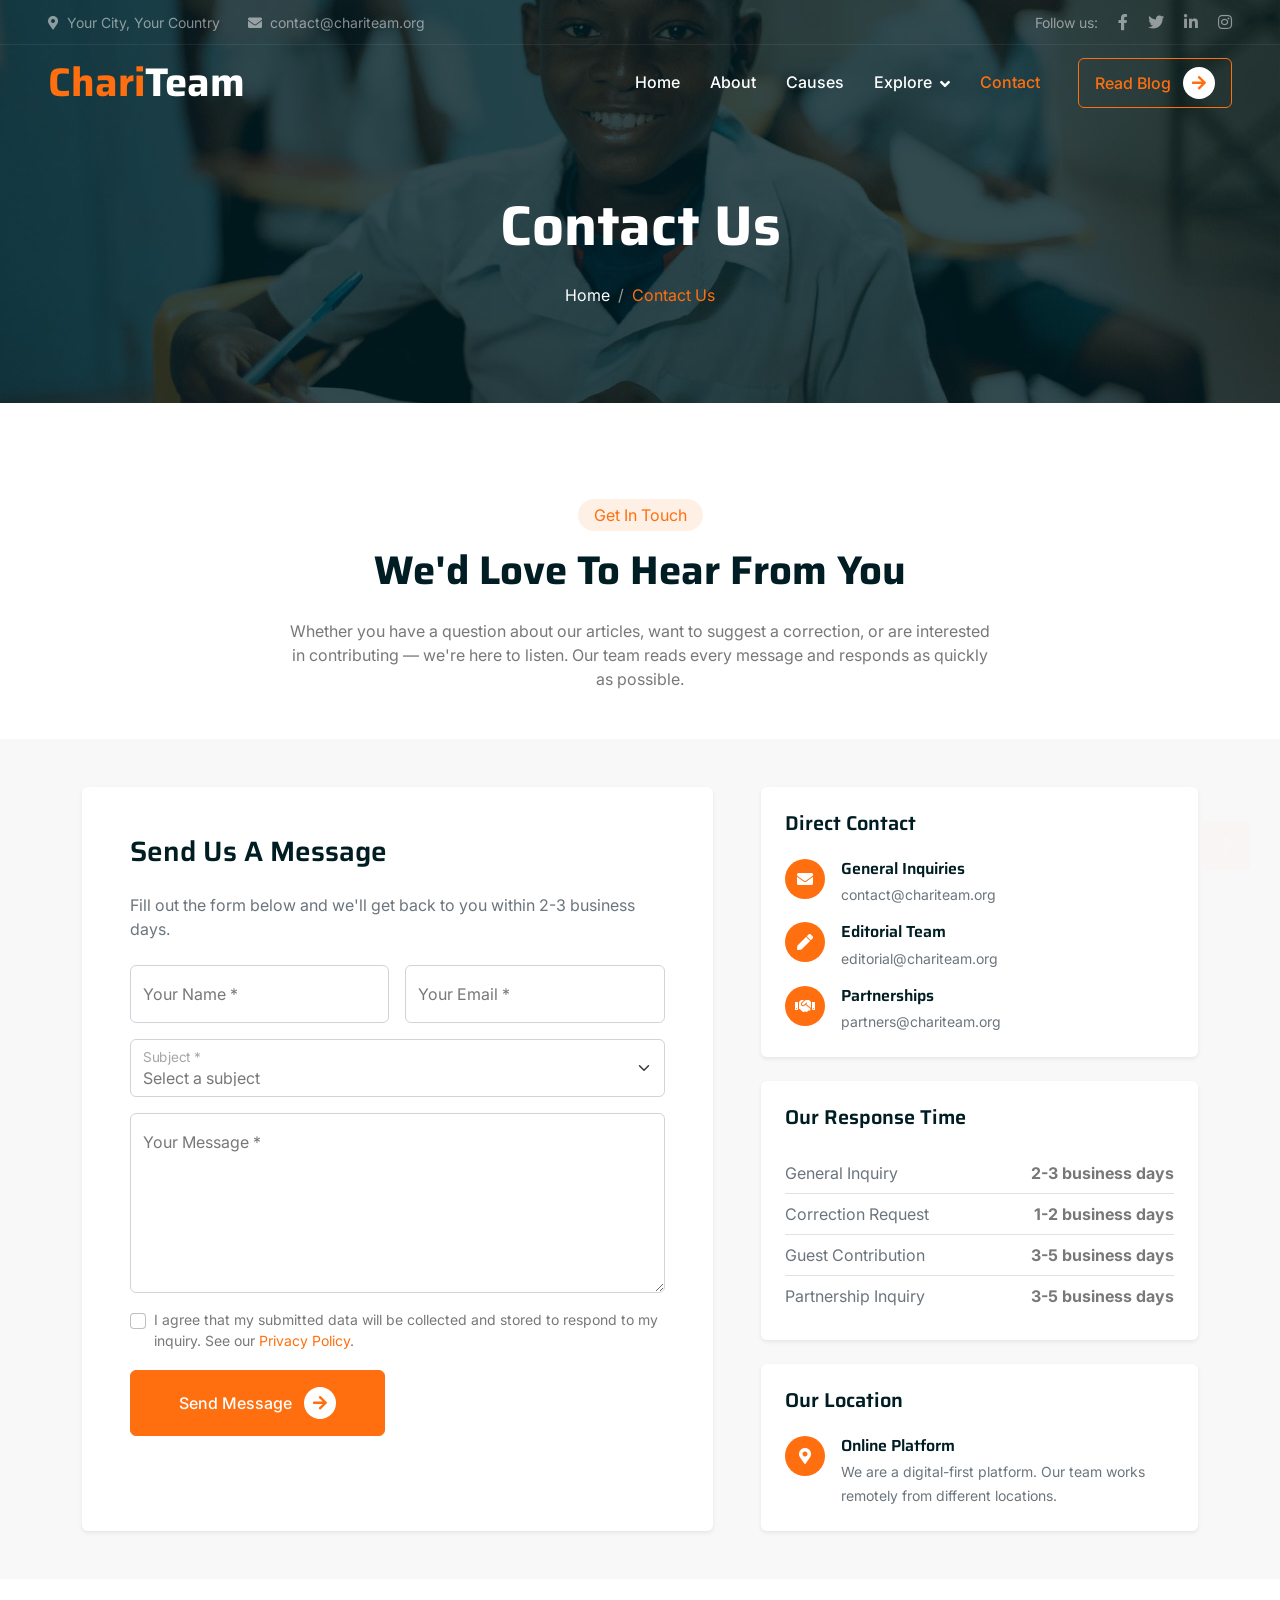
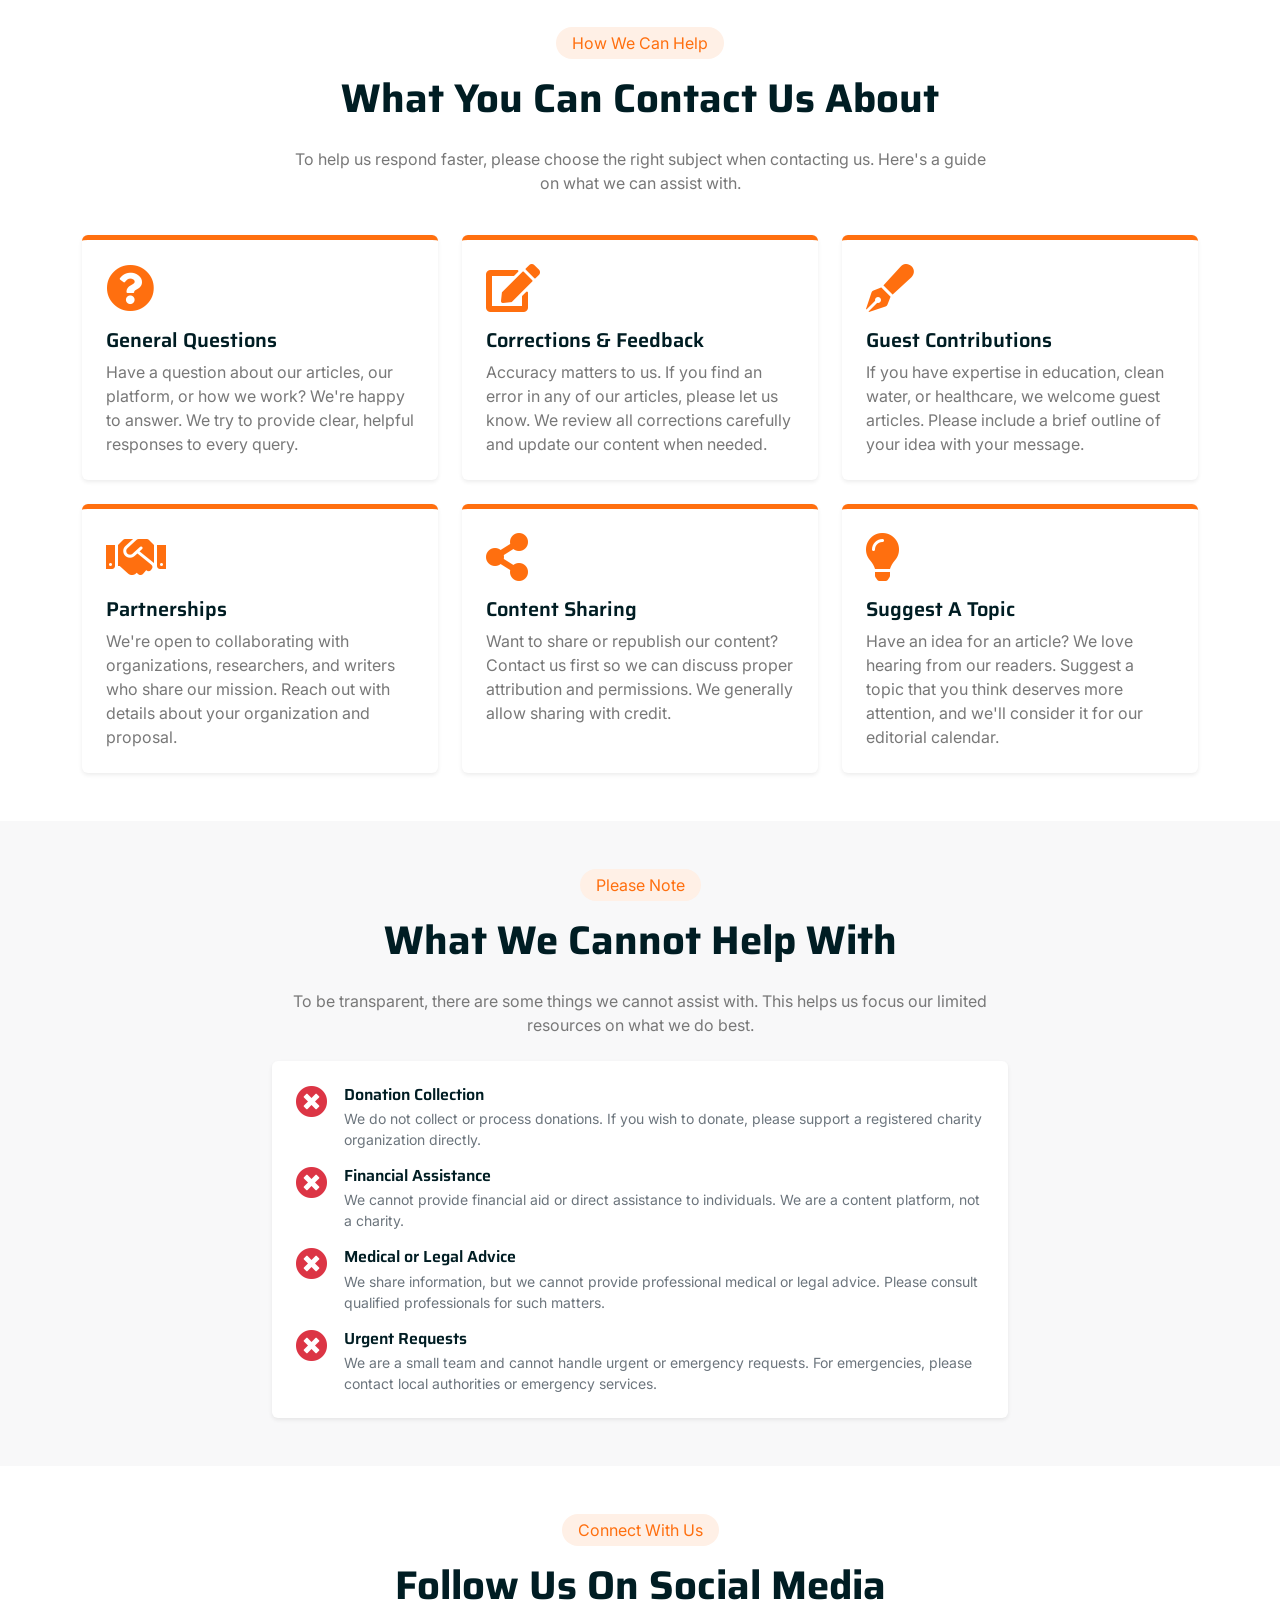
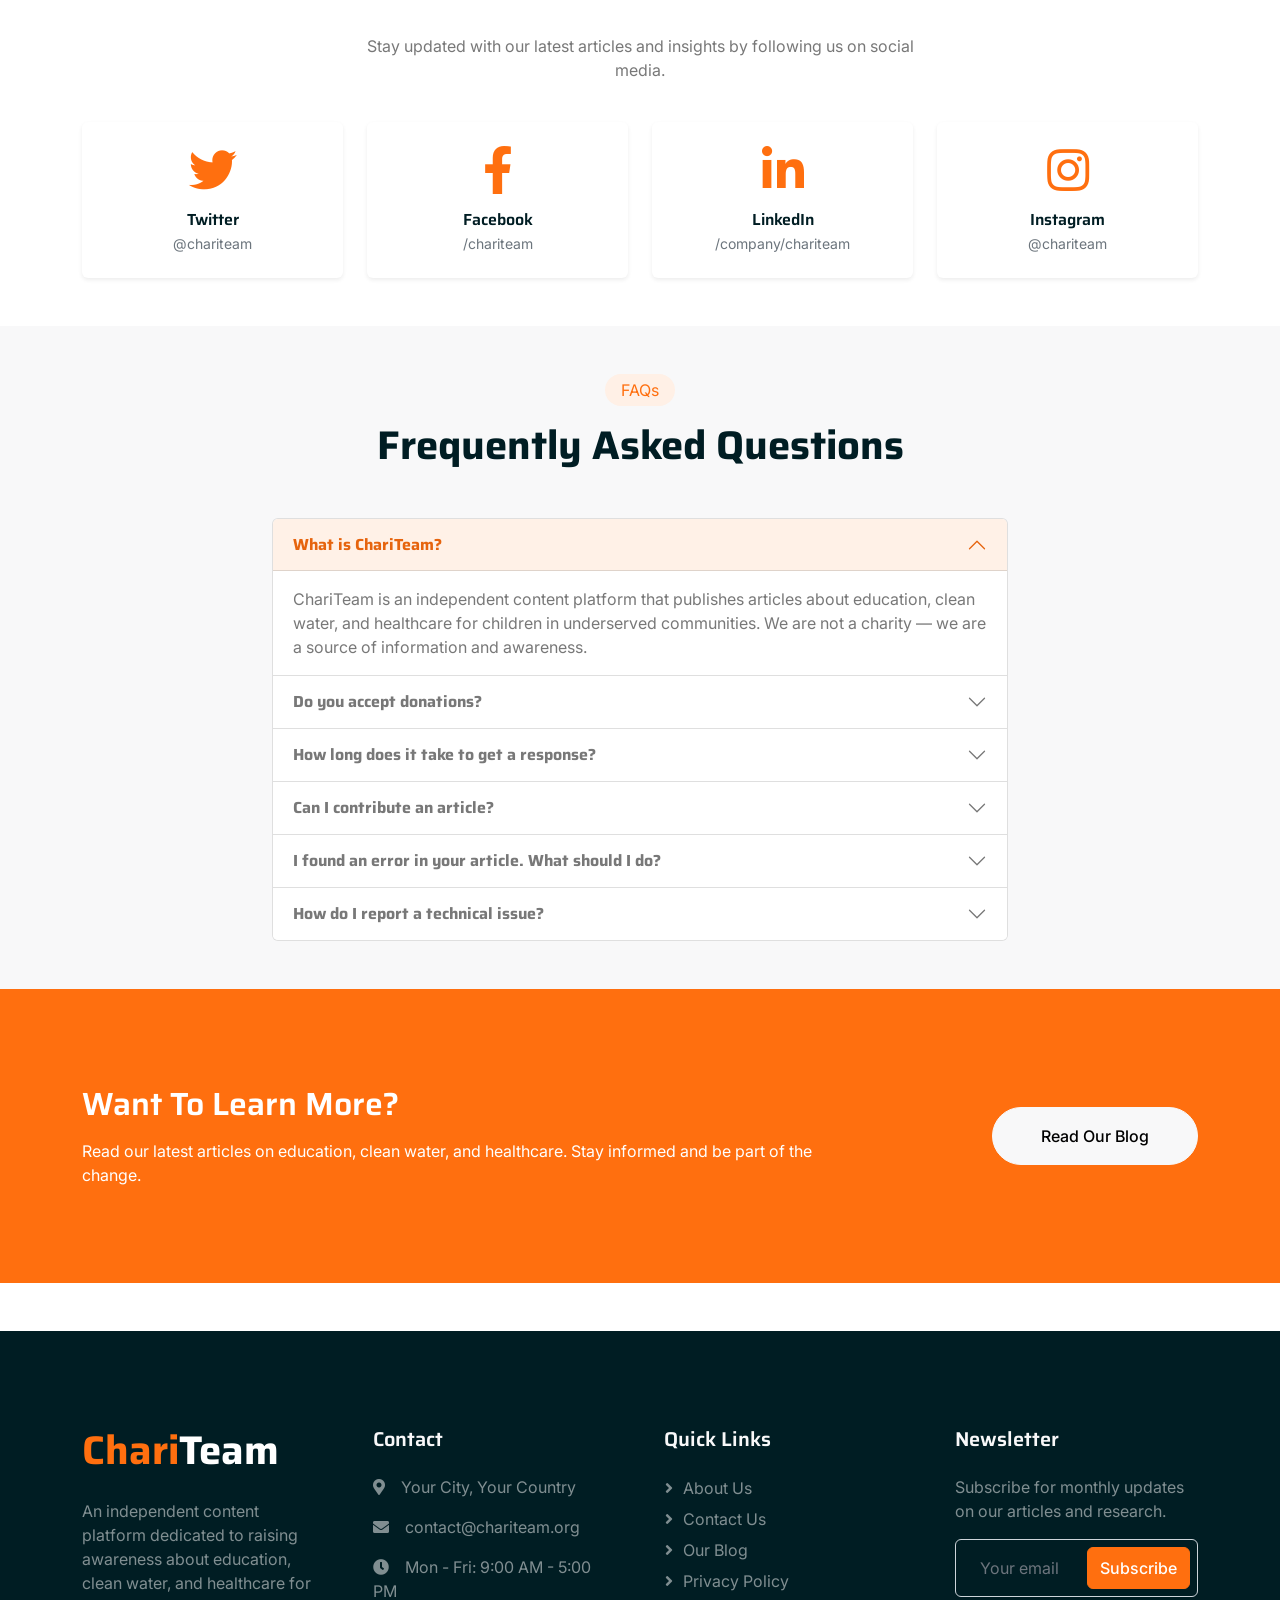
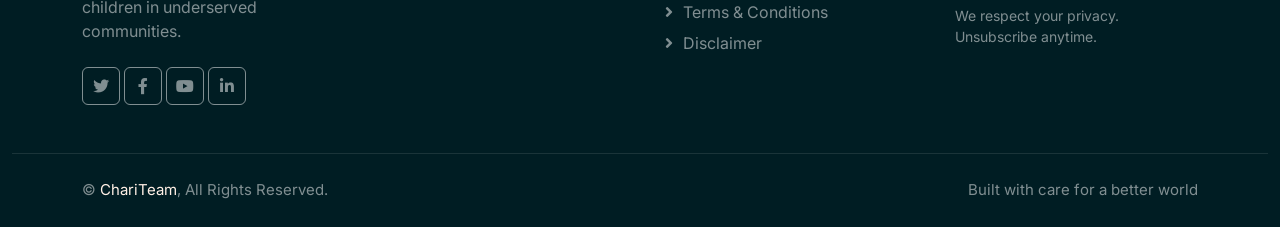
<file: contact.html>
<!DOCTYPE html>
<html lang="en">

<head>
    <meta charset="utf-8">
    <title>Contact Us - ChariTeam | Get In Touch With Our Team</title>
    <meta content="width=device-width, initial-scale=1.0" name="viewport">
    <meta content="contact ChariTeam, feedback, guest post, partnership, corrections, questions" name="keywords">
    <meta content="Contact ChariTeam for questions, feedback, guest contributions, or partnership inquiries. We respond within 2-3 business days." name="description">

    <!-- Favicon -->
    <link href="img/favicon.ico" rel="icon">

    <!-- Google Web Fonts -->
    <link rel="preconnect" href="https://fonts.googleapis.com">
    <link rel="preconnect" href="https://fonts.gstatic.com" crossorigin>
    <link href="https://fonts.googleapis.com/css2?family=Inter:wght@400;500;600&family=Saira:wght@500;600;700&display=swap" rel="stylesheet">

    <!-- Icon Font Stylesheet -->
    <link href="https://cdnjs.cloudflare.com/ajax/libs/font-awesome/5.10.0/css/all.min.css" rel="stylesheet">
    <link href="https://cdn.jsdelivr.net/npm/bootstrap-icons@1.4.1/font/bootstrap-icons.css" rel="stylesheet">

    <!-- Libraries Stylesheet -->
    <link href="lib/animate/animate.min.css" rel="stylesheet">
    <link href="lib/owlcarousel/assets/owl.carousel.min.css" rel="stylesheet">

    <!-- Bootstrap Stylesheet -->
    <link href="css/bootstrap.min.css" rel="stylesheet">

    <!-- Google AdSense -->
    <script async src="https://pagead2.googlesyndication.com/pagead/js/adsbygoogle.js?client=ca-pub-5177822330952725" crossorigin="anonymous"></script>

    <!-- Template Stylesheet -->
    <link href="css/style.css" rel="stylesheet">
</head>

<body>
    <!-- Spinner Start -->
    <div id="spinner" class="show bg-white position-fixed translate-middle w-100 vh-100 top-50 start-50 d-flex align-items-center justify-content-center">
        <div class="spinner-grow text-primary" role="status"></div>
    </div>
    <!-- Spinner End -->

    <!-- Navbar Start -->
    <div class="container-fluid fixed-top px-0 wow fadeIn" data-wow-delay="0.1s">
        <div class="top-bar text-white-50 row gx-0 align-items-center d-none d-lg-flex">
            <div class="col-lg-6 px-5 text-start">
                <small><i class="fa fa-map-marker-alt me-2"></i>Your City, Your Country</small>
                <small class="ms-4"><i class="fa fa-envelope me-2"></i>contact@chariteam.org</small>
            </div>
            <div class="col-lg-6 px-5 text-end">
                <small>Follow us:</small>
                <a class="text-white-50 ms-3" href="#"><i class="fab fa-facebook-f"></i></a>
                <a class="text-white-50 ms-3" href="#"><i class="fab fa-twitter"></i></a>
                <a class="text-white-50 ms-3" href="#"><i class="fab fa-linkedin-in"></i></a>
                <a class="text-white-50 ms-3" href="#"><i class="fab fa-instagram"></i></a>
            </div>
        </div>

        <nav class="navbar navbar-expand-lg navbar-dark py-lg-0 px-lg-5 wow fadeIn" data-wow-delay="0.1s">
            <a href="index.html" class="navbar-brand ms-4 ms-lg-0">
                <h1 class="fw-bold text-primary m-0">Chari<span class="text-white">Team</span></h1>
            </a>
            <button type="button" class="navbar-toggler me-4" data-bs-toggle="collapse" data-bs-target="#navbarCollapse">
                <span class="navbar-toggler-icon"></span>
            </button>
            <div class="collapse navbar-collapse" id="navbarCollapse">
                <div class="navbar-nav ms-auto p-4 p-lg-0">
                    <a href="index.html" class="nav-item nav-link">Home</a>
                    <a href="about.html" class="nav-item nav-link">About</a>
                    <a href="causes.html" class="nav-item nav-link">Causes</a>
                    <div class="nav-item dropdown">
                        <a href="#" class="nav-link dropdown-toggle" data-bs-toggle="dropdown">Explore</a>
                        <div class="dropdown-menu m-0">
                            <a href="topics.html" class="dropdown-item">Topics We Cover</a>
                            <a href="support.html" class="dropdown-item">Support Our Mission</a>
                            <a href="blog.html" class="dropdown-item">Blog</a>
                            <a href="trust.html" class="dropdown-item">Why Trust Us</a>
                        </div>
                    </div>
                    <a href="contact.html" class="nav-item nav-link active">Contact</a>
                </div>
                <div class="d-none d-lg-flex ms-2">
                    <a class="btn btn-outline-primary py-2 px-3" href="blog.html">
                        Read Blog
                        <div class="d-inline-flex btn-sm-square bg-white text-primary rounded-circle ms-2">
                            <i class="fa fa-arrow-right"></i>
                        </div>
                    </a>
                </div>
            </div>
        </nav>
    </div>
    <!-- Navbar End -->

    <!-- Page Header Start -->
    <div class="container-fluid page-header mb-5 wow fadeIn" data-wow-delay="0.1s">
        <div class="container text-center">
            <h1 class="display-4 text-white animated slideInDown mb-4">Contact Us</h1>
            <nav aria-label="breadcrumb animated slideInDown">
                <ol class="breadcrumb justify-content-center mb-0">
                    <li class="breadcrumb-item"><a class="text-white" href="index.html">Home</a></li>
                    <li class="breadcrumb-item text-primary active" aria-current="page">Contact Us</li>
                </ol>
            </nav>
        </div>
    </div>
    <!-- Page Header End -->

    <!-- Introduction Start -->
    <div class="container-xxl py-5">
        <div class="container">
            <div class="text-center mx-auto wow fadeInUp" data-wow-delay="0.1s" style="max-width: 700px;">
                <div class="d-inline-block rounded-pill bg-secondary text-primary py-1 px-3 mb-3">Get In Touch</div>
                <h1 class="display-6 mb-4">We'd Love To Hear From You</h1>
                <p class="mb-0">Whether you have a question about our articles, want to suggest a correction, or are interested in contributing — we're here to listen. Our team reads every message and responds as quickly as possible.</p>
            </div>
        </div>
    </div>
    <!-- Introduction End -->

    <!-- Contact Form & Info Start -->
    <div class="container-xxl py-5 bg-light">
        <div class="container">
            <div class="row g-5">
                <!-- Contact Form -->
                <div class="col-lg-7 wow fadeInUp" data-wow-delay="0.1s">
                    <div class="bg-white p-5 rounded shadow-sm h-100">
                        <h3 class="mb-4">Send Us A Message</h3>
                        <p class="text-muted mb-4">Fill out the form below and we'll get back to you within 2-3 business days.</p>
                        <form action="https://formsubmit.co/your-email@example.com" method="POST">
                            <div class="row g-3">
                                <div class="col-md-6">
                                    <div class="form-floating">
                                        <input type="text" class="form-control" id="name" name="name" placeholder="Your Name" required>
                                        <label for="name">Your Name *</label>
                                    </div>
                                </div>
                                <div class="col-md-6">
                                    <div class="form-floating">
                                        <input type="email" class="form-control" id="email" name="email" placeholder="Your Email" required>
                                        <label for="email">Your Email *</label>
                                    </div>
                                </div>
                                <div class="col-12">
                                    <div class="form-floating">
                                        <select class="form-select" id="subject" name="subject" required>
                                            <option value="" selected disabled>Select a subject</option>
                                            <option value="General Inquiry">General Inquiry</option>
                                            <option value="Article Feedback">Article Feedback</option>
                                            <option value="Correction Request">Correction Request</option>
                                            <option value="Guest Contribution">Guest Contribution</option>
                                            <option value="Partnership Inquiry">Partnership Inquiry</option>
                                            <option value="Other">Other</option>
                                        </select>
                                        <label for="subject">Subject *</label>
                                    </div>
                                </div>
                                <div class="col-12">
                                    <div class="form-floating">
                                        <textarea class="form-control" placeholder="Your message" id="message" name="message" style="height: 180px" required></textarea>
                                        <label for="message">Your Message *</label>
                                    </div>
                                </div>
                                <div class="col-12">
                                    <div class="form-check">
                                        <input class="form-check-input" type="checkbox" id="privacy" required>
                                        <label class="form-check-label small" for="privacy">
                                            I agree that my submitted data will be collected and stored to respond to my inquiry. See our <a href="privacy-policy.html" class="text-primary">Privacy Policy</a>.
                                        </label>
                                    </div>
                                </div>
                                <div class="col-12">
                                    <button class="btn btn-primary py-3 px-5" type="submit">
                                        Send Message
                                        <div class="d-inline-flex btn-sm-square bg-white text-primary rounded-circle ms-2">
                                            <i class="fa fa-arrow-right"></i>
                                        </div>
                                    </button>
                                </div>
                            </div>
                        </form>
                    </div>
                </div>

                <!-- Contact Information -->
                <div class="col-lg-5 wow fadeInUp" data-wow-delay="0.3s">
                    <div class="h-100 d-flex flex-column gap-4">
                        <!-- Direct Contact -->
                        <div class="bg-white p-4 rounded shadow-sm">
                            <h5 class="mb-4">Direct Contact</h5>
                            <div class="d-flex mb-3">
                                <div class="flex-shrink-0 btn-square bg-primary rounded-circle d-flex align-items-center justify-content-center">
                                    <i class="fa fa-envelope text-white"></i>
                                </div>
                                <div class="ms-3">
                                    <h6 class="mb-1">General Inquiries</h6>
                                    <span class="text-muted small">contact@chariteam.org</span>
                                </div>
                            </div>
                            <div class="d-flex mb-3">
                                <div class="flex-shrink-0 btn-square bg-primary rounded-circle d-flex align-items-center justify-content-center">
                                    <i class="fa fa-pen text-white"></i>
                                </div>
                                <div class="ms-3">
                                    <h6 class="mb-1">Editorial Team</h6>
                                    <span class="text-muted small">editorial@chariteam.org</span>
                                </div>
                            </div>
                            <div class="d-flex">
                                <div class="flex-shrink-0 btn-square bg-primary rounded-circle d-flex align-items-center justify-content-center">
                                    <i class="fa fa-handshake text-white"></i>
                                </div>
                                <div class="ms-3">
                                    <h6 class="mb-1">Partnerships</h6>
                                    <span class="text-muted small">partners@chariteam.org</span>
                                </div>
                            </div>
                        </div>

                        <!-- Response Time -->
                        <div class="bg-white p-4 rounded shadow-sm">
                            <h5 class="mb-4">Our Response Time</h5>
                            <div class="d-flex justify-content-between border-bottom py-2">
                                <span class="text-muted">General Inquiry</span>
                                <span class="fw-bold">2-3 business days</span>
                            </div>
                            <div class="d-flex justify-content-between border-bottom py-2">
                                <span class="text-muted">Correction Request</span>
                                <span class="fw-bold">1-2 business days</span>
                            </div>
                            <div class="d-flex justify-content-between border-bottom py-2">
                                <span class="text-muted">Guest Contribution</span>
                                <span class="fw-bold">3-5 business days</span>
                            </div>
                            <div class="d-flex justify-content-between py-2">
                                <span class="text-muted">Partnership Inquiry</span>
                                <span class="fw-bold">3-5 business days</span>
                            </div>
                        </div>

                        <!-- Location -->
                        <div class="bg-white p-4 rounded shadow-sm">
                            <h5 class="mb-4">Our Location</h5>
                            <div class="d-flex">
                                <div class="flex-shrink-0 btn-square bg-primary rounded-circle d-flex align-items-center justify-content-center">
                                    <i class="fa fa-map-marker-alt text-white"></i>
                                </div>
                                <div class="ms-3">
                                    <h6 class="mb-1">Online Platform</h6>
                                    <span class="text-muted small">We are a digital-first platform. Our team works remotely from different locations.</span>
                                </div>
                            </div>
                        </div>
                    </div>
                </div>
            </div>
        </div>
    </div>
    <!-- Contact Form & Info End -->

    <!-- What We Can Help With Start -->
    <div class="container-xxl py-5">
        <div class="container">
            <div class="text-center mx-auto wow fadeInUp" data-wow-delay="0.1s" style="max-width: 700px;">
                <div class="d-inline-block rounded-pill bg-secondary text-primary py-1 px-3 mb-3">How We Can Help</div>
                <h1 class="display-6 mb-4">What You Can Contact Us About</h1>
                <p class="mb-0">To help us respond faster, please choose the right subject when contacting us. Here's a guide on what we can assist with.</p>
            </div>
            <div class="row g-4 mt-3">
                <div class="col-lg-4 col-md-6 wow fadeInUp" data-wow-delay="0.1s">
                    <div class="bg-white p-4 rounded h-100 border-top border-5 border-primary shadow-sm">
                        <i class="fas fa-question-circle fa-3x text-primary mb-3"></i>
                        <h5>General Questions</h5>
                        <p class="mb-0">Have a question about our articles, our platform, or how we work? We're happy to answer. We try to provide clear, helpful responses to every query.</p>
                    </div>
                </div>
                <div class="col-lg-4 col-md-6 wow fadeInUp" data-wow-delay="0.3s">
                    <div class="bg-white p-4 rounded h-100 border-top border-5 border-primary shadow-sm">
                        <i class="fas fa-edit fa-3x text-primary mb-3"></i>
                        <h5>Corrections & Feedback</h5>
                        <p class="mb-0">Accuracy matters to us. If you find an error in any of our articles, please let us know. We review all corrections carefully and update our content when needed.</p>
                    </div>
                </div>
                <div class="col-lg-4 col-md-6 wow fadeInUp" data-wow-delay="0.5s">
                    <div class="bg-white p-4 rounded h-100 border-top border-5 border-primary shadow-sm">
                        <i class="fas fa-pen-fancy fa-3x text-primary mb-3"></i>
                        <h5>Guest Contributions</h5>
                        <p class="mb-0">If you have expertise in education, clean water, or healthcare, we welcome guest articles. Please include a brief outline of your idea with your message.</p>
                    </div>
                </div>
                <div class="col-lg-4 col-md-6 wow fadeInUp" data-wow-delay="0.7s">
                    <div class="bg-white p-4 rounded h-100 border-top border-5 border-primary shadow-sm">
                        <i class="fas fa-handshake fa-3x text-primary mb-3"></i>
                        <h5>Partnerships</h5>
                        <p class="mb-0">We're open to collaborating with organizations, researchers, and writers who share our mission. Reach out with details about your organization and proposal.</p>
                    </div>
                </div>
                <div class="col-lg-4 col-md-6 wow fadeInUp" data-wow-delay="0.9s">
                    <div class="bg-white p-4 rounded h-100 border-top border-5 border-primary shadow-sm">
                        <i class="fas fa-share-alt fa-3x text-primary mb-3"></i>
                        <h5>Content Sharing</h5>
                        <p class="mb-0">Want to share or republish our content? Contact us first so we can discuss proper attribution and permissions. We generally allow sharing with credit.</p>
                    </div>
                </div>
                <div class="col-lg-4 col-md-6 wow fadeInUp" data-wow-delay="1.1s">
                    <div class="bg-white p-4 rounded h-100 border-top border-5 border-primary shadow-sm">
                        <i class="fas fa-lightbulb fa-3x text-primary mb-3"></i>
                        <h5>Suggest A Topic</h5>
                        <p class="mb-0">Have an idea for an article? We love hearing from our readers. Suggest a topic that you think deserves more attention, and we'll consider it for our editorial calendar.</p>
                    </div>
                </div>
            </div>
        </div>
    </div>
    <!-- What We Can Help With End -->

    <!-- What We Cannot Help With Start -->
    <div class="container-xxl py-5 bg-light">
        <div class="container">
            <div class="text-center mx-auto wow fadeInUp" data-wow-delay="0.1s" style="max-width: 700px;">
                <div class="d-inline-block rounded-pill bg-secondary text-primary py-1 px-3 mb-3">Please Note</div>
                <h1 class="display-6 mb-4">What We Cannot Help With</h1>
                <p class="mb-0">To be transparent, there are some things we cannot assist with. This helps us focus our limited resources on what we do best.</p>
            </div>
            <div class="row justify-content-center mt-4">
                <div class="col-lg-8">
                    <div class="bg-white p-4 rounded shadow-sm">
                        <div class="d-flex mb-3">
                            <div class="flex-shrink-0">
                                <i class="fas fa-times-circle text-danger fa-2x"></i>
                            </div>
                            <div class="ms-3">
                                <h6 class="mb-1">Donation Collection</h6>
                                <p class="mb-0 text-muted small">We do not collect or process donations. If you wish to donate, please support a registered charity organization directly.</p>
                            </div>
                        </div>
                        <div class="d-flex mb-3">
                            <div class="flex-shrink-0">
                                <i class="fas fa-times-circle text-danger fa-2x"></i>
                            </div>
                            <div class="ms-3">
                                <h6 class="mb-1">Financial Assistance</h6>
                                <p class="mb-0 text-muted small">We cannot provide financial aid or direct assistance to individuals. We are a content platform, not a charity.</p>
                            </div>
                        </div>
                        <div class="d-flex mb-3">
                            <div class="flex-shrink-0">
                                <i class="fas fa-times-circle text-danger fa-2x"></i>
                            </div>
                            <div class="ms-3">
                                <h6 class="mb-1">Medical or Legal Advice</h6>
                                <p class="mb-0 text-muted small">We share information, but we cannot provide professional medical or legal advice. Please consult qualified professionals for such matters.</p>
                            </div>
                        </div>
                        <div class="d-flex">
                            <div class="flex-shrink-0">
                                <i class="fas fa-times-circle text-danger fa-2x"></i>
                            </div>
                            <div class="ms-3">
                                <h6 class="mb-1">Urgent Requests</h6>
                                <p class="mb-0 text-muted small">We are a small team and cannot handle urgent or emergency requests. For emergencies, please contact local authorities or emergency services.</p>
                            </div>
                        </div>
                    </div>
                </div>
            </div>
        </div>
    </div>
    <!-- What We Cannot Help With End -->

    <!-- Social Media Start -->
    <div class="container-xxl py-5">
        <div class="container">
            <div class="text-center mx-auto wow fadeInUp" data-wow-delay="0.1s" style="max-width: 600px;">
                <div class="d-inline-block rounded-pill bg-secondary text-primary py-1 px-3 mb-3">Connect With Us</div>
                <h1 class="display-6 mb-4">Follow Us On Social Media</h1>
                <p class="mb-0">Stay updated with our latest articles and insights by following us on social media.</p>
            </div>
            <div class="row g-4 mt-3 justify-content-center">
                <div class="col-lg-3 col-md-6 wow fadeInUp" data-wow-delay="0.1s">
                    <a href="#" class="text-decoration-none">
                        <div class="bg-white p-4 rounded text-center shadow-sm h-100">
                            <i class="fab fa-twitter fa-3x text-primary mb-3"></i>
                            <h6 class="mb-1">Twitter</h6>
                            <p class="text-muted small mb-0">@chariteam</p>
                        </div>
                    </a>
                </div>
                <div class="col-lg-3 col-md-6 wow fadeInUp" data-wow-delay="0.3s">
                    <a href="#" class="text-decoration-none">
                        <div class="bg-white p-4 rounded text-center shadow-sm h-100">
                            <i class="fab fa-facebook-f fa-3x text-primary mb-3"></i>
                            <h6 class="mb-1">Facebook</h6>
                            <p class="text-muted small mb-0">/chariteam</p>
                        </div>
                    </a>
                </div>
                <div class="col-lg-3 col-md-6 wow fadeInUp" data-wow-delay="0.5s">
                    <a href="#" class="text-decoration-none">
                        <div class="bg-white p-4 rounded text-center shadow-sm h-100">
                            <i class="fab fa-linkedin-in fa-3x text-primary mb-3"></i>
                            <h6 class="mb-1">LinkedIn</h6>
                            <p class="text-muted small mb-0">/company/chariteam</p>
                        </div>
                    </a>
                </div>
                <div class="col-lg-3 col-md-6 wow fadeInUp" data-wow-delay="0.7s">
                    <a href="#" class="text-decoration-none">
                        <div class="bg-white p-4 rounded text-center shadow-sm h-100">
                            <i class="fab fa-instagram fa-3x text-primary mb-3"></i>
                            <h6 class="mb-1">Instagram</h6>
                            <p class="text-muted small mb-0">@chariteam</p>
                        </div>
                    </a>
                </div>
            </div>
        </div>
    </div>
    <!-- Social Media End -->

    <!-- FAQ Section Start -->
    <div class="container-xxl py-5 bg-light">
        <div class="container">
            <div class="text-center mx-auto wow fadeInUp" data-wow-delay="0.1s" style="max-width: 600px;">
                <div class="d-inline-block rounded-pill bg-secondary text-primary py-1 px-3 mb-3">FAQs</div>
                <h1 class="display-6 mb-5">Frequently Asked Questions</h1>
            </div>
            <div class="row justify-content-center">
                <div class="col-lg-8">
                    <div class="accordion" id="faqAccordion">
                        <div class="accordion-item wow fadeInUp" data-wow-delay="0.1s">
                            <h2 class="accordion-header">
                                <button class="accordion-button" type="button" data-bs-toggle="collapse" data-bs-target="#faq1">
                                    <strong>What is ChariTeam?</strong>
                                </button>
                            </h2>
                            <div id="faq1" class="accordion-collapse collapse show" data-bs-parent="#faqAccordion">
                                <div class="accordion-body">ChariTeam is an independent content platform that publishes articles about education, clean water, and healthcare for children in underserved communities. We are not a charity — we are a source of information and awareness.</div>
                            </div>
                        </div>
                        <div class="accordion-item wow fadeInUp" data-wow-delay="0.3s">
                            <h2 class="accordion-header">
                                <button class="accordion-button collapsed" type="button" data-bs-toggle="collapse" data-bs-target="#faq2">
                                    <strong>Do you accept donations?</strong>
                                </button>
                            </h2>
                            <div id="faq2" class="accordion-collapse collapse" data-bs-parent="#faqAccordion">
                                <div class="accordion-body">No. We do not collect or handle donations. If you wish to donate, we encourage you to support reputable charity organizations directly. We are happy to recommend organizations upon request.</div>
                            </div>
                        </div>
                        <div class="accordion-item wow fadeInUp" data-wow-delay="0.5s">
                            <h2 class="accordion-header">
                                <button class="accordion-button collapsed" type="button" data-bs-toggle="collapse" data-bs-target="#faq3">
                                    <strong>How long does it take to get a response?</strong>
                                </button>
                            </h2>
                            <div id="faq3" class="accordion-collapse collapse" data-bs-parent="#faqAccordion">
                                <div class="accordion-body">We are a small team and try to respond to all messages within 2-3 business days. Correction requests are usually handled within 1-2 business days. Thank you for your patience.</div>
                            </div>
                        </div>
                        <div class="accordion-item wow fadeInUp" data-wow-delay="0.7s">
                            <h2 class="accordion-header">
                                <button class="accordion-button collapsed" type="button" data-bs-toggle="collapse" data-bs-target="#faq4">
                                    <strong>Can I contribute an article?</strong>
                                </button>
                            </h2>
                            <div id="faq4" class="accordion-collapse collapse" data-bs-parent="#faqAccordion">
                                <div class="accordion-body">Yes! If you have knowledge or experience related to education, clean water, or healthcare, we welcome guest contributions. Please use the contact form above and select "Guest Contribution" as the subject.</div>
                            </div>
                        </div>
                        <div class="accordion-item wow fadeInUp" data-wow-delay="0.9s">
                            <h2 class="accordion-header">
                                <button class="accordion-button collapsed" type="button" data-bs-toggle="collapse" data-bs-target="#faq5">
                                    <strong>I found an error in your article. What should I do?</strong>
                                </button>
                            </h2>
                            <div id="faq5" class="accordion-collapse collapse" data-bs-parent="#faqAccordion">
                                <div class="accordion-body">We appreciate corrections! Please use the contact form above with the subject "Correction Request" and include the article link and details. We take accuracy seriously and will review your feedback promptly.</div>
                            </div>
                        </div>
                        <div class="accordion-item wow fadeInUp" data-wow-delay="1.1s">
                            <h2 class="accordion-header">
                                <button class="accordion-button collapsed" type="button" data-bs-toggle="collapse" data-bs-target="#faq6">
                                    <strong>How do I report a technical issue?</strong>
                                </button>
                            </h2>
                            <div id="faq6" class="accordion-collapse collapse" data-bs-parent="#faqAccordion">
                                <div class="accordion-body">If you encounter a broken link, missing image, or any other technical problem, please contact us with details. Include the page URL and a description of the issue, and we'll look into it.</div>
                            </div>
                        </div>
                    </div>
                </div>
            </div>
        </div>
    </div>
    <!-- FAQ Section End -->

    <!-- CTA Section Start -->
    <div class="container-fluid bg-primary py-5">
        <div class="container py-5">
            <div class="row align-items-center">
                <div class="col-lg-8 wow fadeIn" data-wow-delay="0.1s">
                    <h2 class="text-white mb-3">Want To Learn More?</h2>
                    <p class="text-white mb-0">Read our latest articles on education, clean water, and healthcare. Stay informed and be part of the change.</p>
                </div>
                <div class="col-lg-4 text-lg-end wow fadeIn" data-wow-delay="0.3s">
                    <a href="blog.html" class="btn btn-light rounded-pill py-3 px-5">Read Our Blog</a>
                </div>
            </div>
        </div>
    </div>
    <!-- CTA Section End -->

    <!-- Footer Start -->
    <div class="container-fluid bg-dark text-white-50 footer mt-5 pt-5 wow fadeIn" data-wow-delay="0.1s">
        <div class="container py-5">
            <div class="row g-5">
                <div class="col-lg-3 col-md-6">
                    <h1 class="fw-bold text-primary mb-4">Chari<span class="text-white">Team</span></h1>
                    <p>An independent content platform dedicated to raising awareness about education, clean water, and healthcare for children in underserved communities.</p>
                    <div class="d-flex pt-2">
                        <a class="btn btn-square me-1" href="#"><i class="fab fa-twitter"></i></a>
                        <a class="btn btn-square me-1" href="#"><i class="fab fa-facebook-f"></i></a>
                        <a class="btn btn-square me-1" href="#"><i class="fab fa-youtube"></i></a>
                        <a class="btn btn-square me-0" href="#"><i class="fab fa-linkedin-in"></i></a>
                    </div>
                </div>
                <div class="col-lg-3 col-md-6">
                    <h5 class="text-light mb-4">Contact</h5>
                    <p><i class="fa fa-map-marker-alt me-3"></i>Your City, Your Country</p>
                    <p><i class="fa fa-envelope me-3"></i>contact@chariteam.org</p>
                    <p><i class="fa fa-clock me-3"></i>Mon - Fri: 9:00 AM - 5:00 PM</p>
                </div>
                <div class="col-lg-3 col-md-6">
                    <h5 class="text-light mb-4">Quick Links</h5>
                    <a class="btn btn-link" href="about.html">About Us</a>
                    <a class="btn btn-link" href="contact.html">Contact Us</a>
                    <a class="btn btn-link" href="blog.html">Our Blog</a>
                    <a class="btn btn-link" href="privacy-policy.html">Privacy Policy</a>
                    <a class="btn btn-link" href="terms.html">Terms & Conditions</a>
                    <a class="btn btn-link" href="disclaimer.html">Disclaimer</a>
                </div>
                <div class="col-lg-3 col-md-6">
                    <h5 class="text-light mb-4">Newsletter</h5>
                    <p>Subscribe for monthly updates on our articles and research.</p>
                    <div class="position-relative mx-auto" style="max-width: 400px;">
                        <input class="form-control bg-transparent w-100 py-3 ps-4 pe-5" type="email" placeholder="Your email">
                        <button type="button" class="btn btn-primary py-2 position-absolute top-0 end-0 mt-2 me-2">Subscribe</button>
                    </div>
                    <small class="d-block mt-2">We respect your privacy. Unsubscribe anytime.</small>
                </div>
            </div>
        </div>
        <div class="container-fluid copyright">
            <div class="container">
                <div class="row">
                    <div class="col-md-6 text-center text-md-start mb-3 mb-md-0">
                        &copy; <a href="index.html">ChariTeam</a>, All Rights Reserved.
                    </div>
                    <div class="col-md-6 text-center text-md-end">
                        Built with care for a better world
                    </div>
                </div>
            </div>
        </div>
    </div>
    <!-- Footer End -->

    <!-- Back to Top -->
    <a href="#" class="btn btn-lg btn-primary btn-lg-square back-to-top"><i class="bi bi-arrow-up"></i></a>

    <!-- JavaScript Libraries -->
    <script src="https://code.jquery.com/jquery-3.4.1.min.js"></script>
    <script src="https://cdn.jsdelivr.net/npm/bootstrap@5.0.0/dist/js/bootstrap.bundle.min.js"></script>
    <script src="lib/wow/wow.min.js"></script>
    <script src="lib/easing/easing.min.js"></script>
    <script src="lib/waypoints/waypoints.min.js"></script>
    <script src="lib/owlcarousel/owl.carousel.min.js"></script>
    <script src="lib/parallax/parallax.min.js"></script>
    <script src="js/main.js"></script>
</body>

</html>
</file>
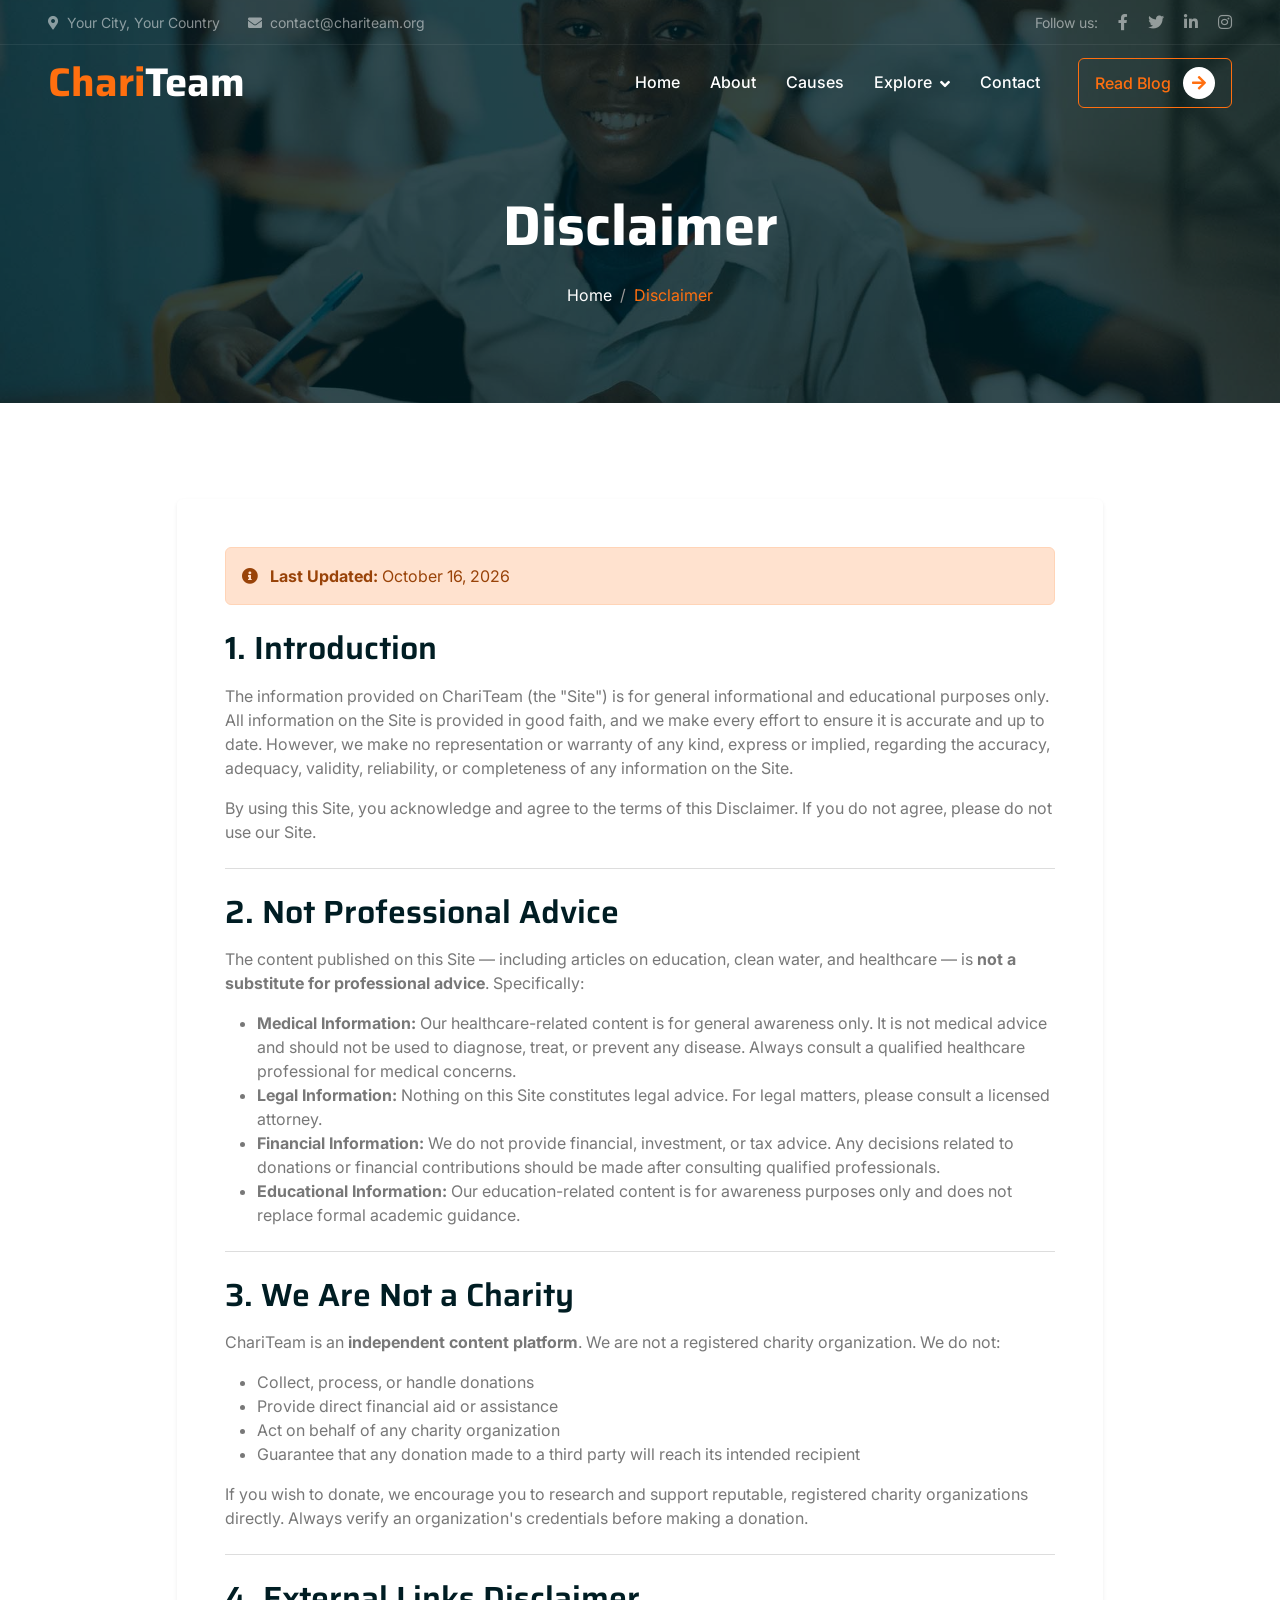
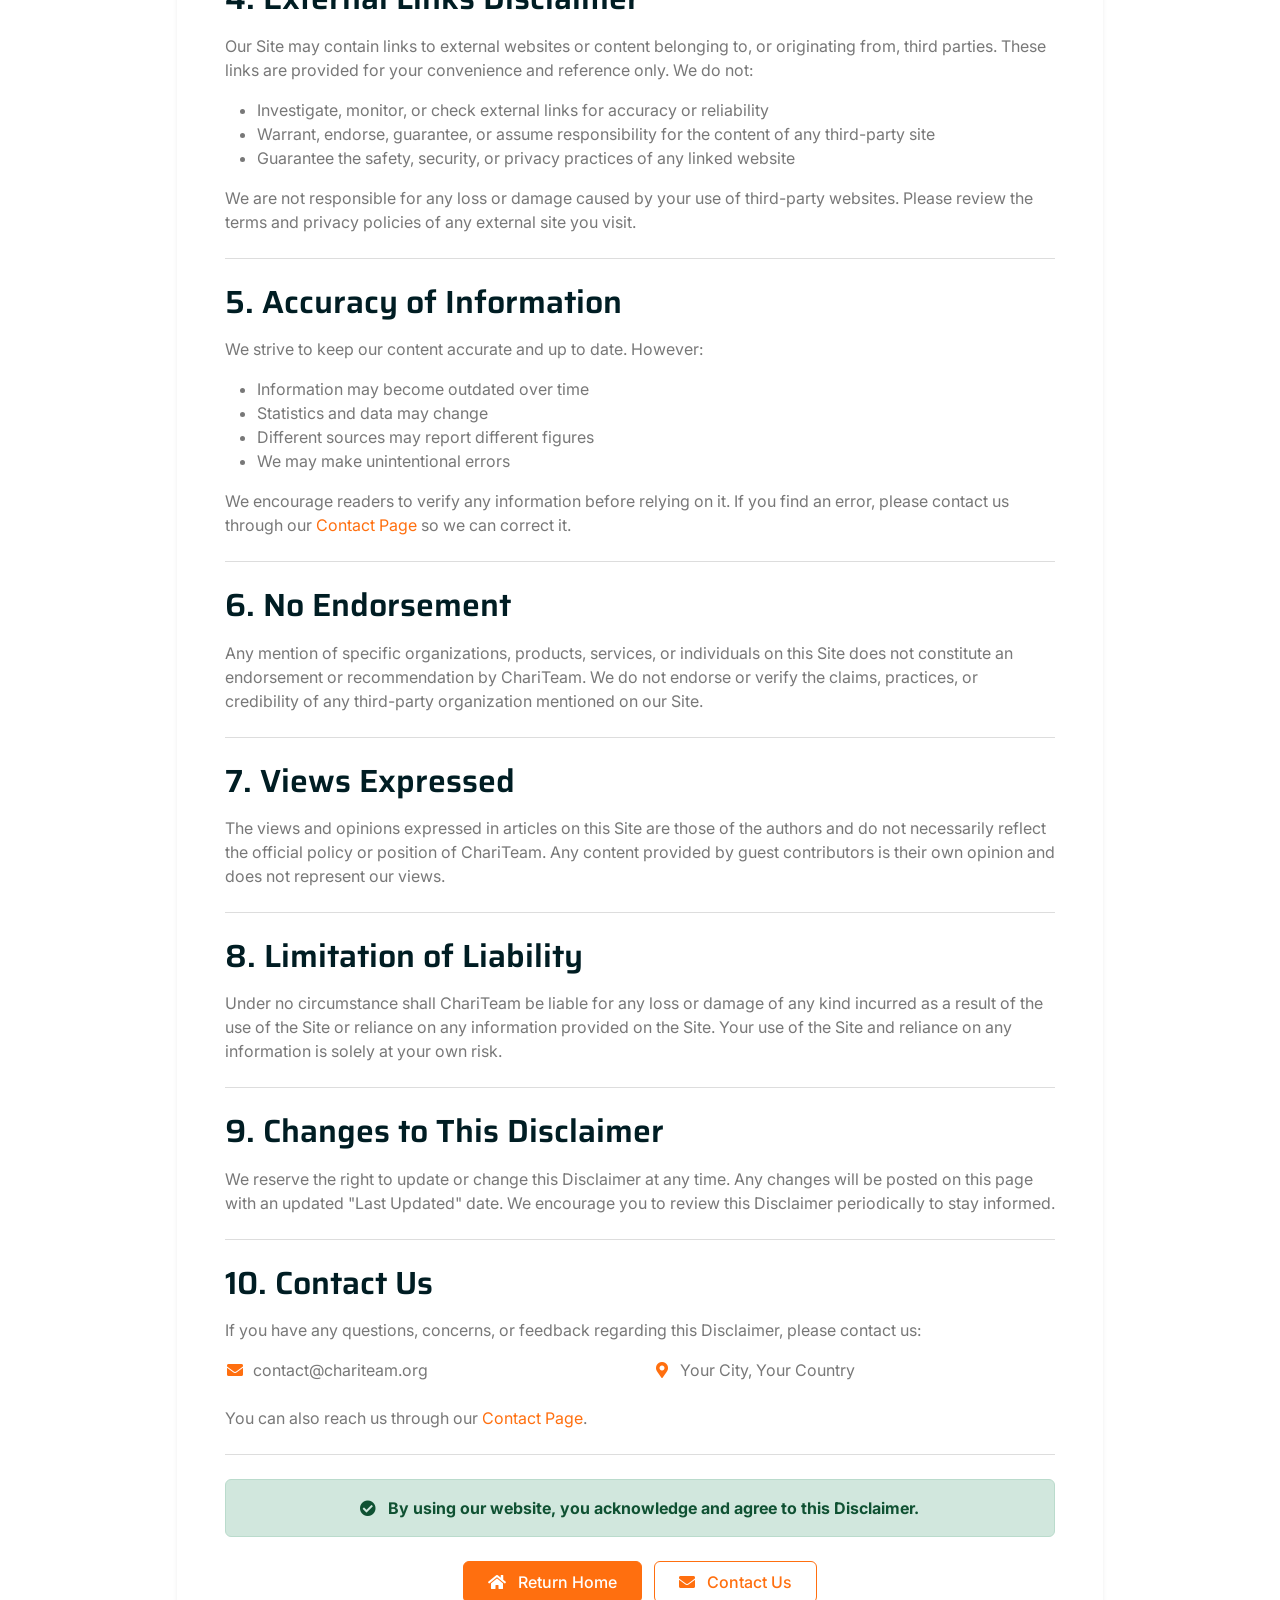
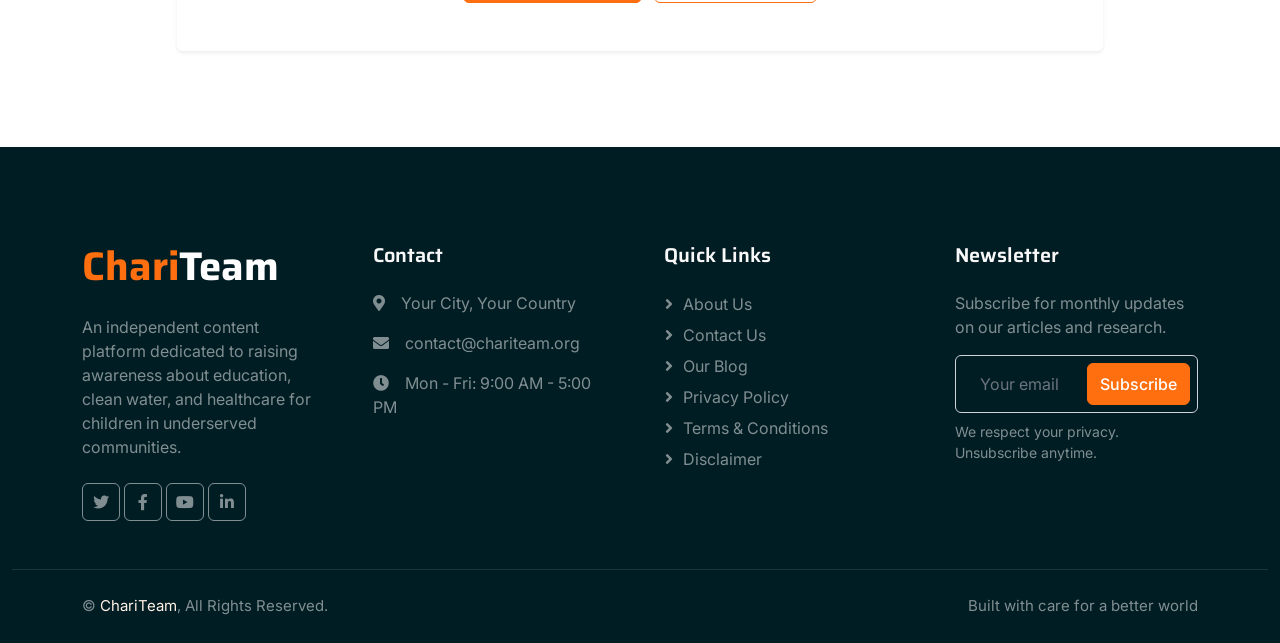
<file: disclaimer.html>
<!DOCTYPE html>
<html lang="en">

<head>
    <meta charset="utf-8">
    <title>Disclaimer - ChariTeam | Important Information About Our Content</title>
    <meta content="width=device-width, initial-scale=1.0" name="viewport">
    <meta content="disclaimer, content disclaimer, accuracy, external links, professional advice" name="keywords">
    <meta content="Read ChariTeam's Disclaimer. Important information about the accuracy, limitations, and use of our content." name="description">

    <!-- Favicon -->
    <link href="img/favicon.ico" rel="icon">

    <!-- Google Web Fonts -->
    <link rel="preconnect" href="https://fonts.googleapis.com">
    <link rel="preconnect" href="https://fonts.gstatic.com" crossorigin>
    <link href="https://fonts.googleapis.com/css2?family=Inter:wght@400;500;600&family=Saira:wght@500;600;700&display=swap" rel="stylesheet">

    <!-- Icon Font Stylesheet -->
    <link href="https://cdnjs.cloudflare.com/ajax/libs/font-awesome/5.10.0/css/all.min.css" rel="stylesheet">
    <link href="https://cdn.jsdelivr.net/npm/bootstrap-icons@1.4.1/font/bootstrap-icons.css" rel="stylesheet">

    <!-- Libraries Stylesheet -->
    <link href="lib/animate/animate.min.css" rel="stylesheet">
    <link href="lib/owlcarousel/assets/owl.carousel.min.css" rel="stylesheet">

    <!-- Bootstrap Stylesheet -->
    <link href="css/bootstrap.min.css" rel="stylesheet">

    <!-- Google AdSense -->
    <script async src="https://pagead2.googlesyndication.com/pagead/js/adsbygoogle.js?client=ca-pub-5177822330952725" crossorigin="anonymous"></script>

    <!-- Template Stylesheet -->
    <link href="css/style.css" rel="stylesheet">
</head>

<body>
    <!-- Spinner Start -->
    <div id="spinner" class="show bg-white position-fixed translate-middle w-100 vh-100 top-50 start-50 d-flex align-items-center justify-content-center">
        <div class="spinner-grow text-primary" role="status"></div>
    </div>
    <!-- Spinner End -->

    <!-- Navbar Start -->
    <div class="container-fluid fixed-top px-0 wow fadeIn" data-wow-delay="0.1s">
        <div class="top-bar text-white-50 row gx-0 align-items-center d-none d-lg-flex">
            <div class="col-lg-6 px-5 text-start">
                <small><i class="fa fa-map-marker-alt me-2"></i>Your City, Your Country</small>
                <small class="ms-4"><i class="fa fa-envelope me-2"></i>contact@chariteam.org</small>
            </div>
            <div class="col-lg-6 px-5 text-end">
                <small>Follow us:</small>
                <a class="text-white-50 ms-3" href="#"><i class="fab fa-facebook-f"></i></a>
                <a class="text-white-50 ms-3" href="#"><i class="fab fa-twitter"></i></a>
                <a class="text-white-50 ms-3" href="#"><i class="fab fa-linkedin-in"></i></a>
                <a class="text-white-50 ms-3" href="#"><i class="fab fa-instagram"></i></a>
            </div>
        </div>

        <nav class="navbar navbar-expand-lg navbar-dark py-lg-0 px-lg-5 wow fadeIn" data-wow-delay="0.1s">
            <a href="index.html" class="navbar-brand ms-4 ms-lg-0">
                <h1 class="fw-bold text-primary m-0">Chari<span class="text-white">Team</span></h1>
            </a>
            <button type="button" class="navbar-toggler me-4" data-bs-toggle="collapse" data-bs-target="#navbarCollapse">
                <span class="navbar-toggler-icon"></span>
            </button>
            <div class="collapse navbar-collapse" id="navbarCollapse">
                <div class="navbar-nav ms-auto p-4 p-lg-0">
                    <a href="index.html" class="nav-item nav-link">Home</a>
                    <a href="about.html" class="nav-item nav-link">About</a>
                    <a href="causes.html" class="nav-item nav-link">Causes</a>
                    <div class="nav-item dropdown">
                        <a href="#" class="nav-link dropdown-toggle" data-bs-toggle="dropdown">Explore</a>
                        <div class="dropdown-menu m-0">
                            <a href="topics.html" class="dropdown-item">Topics We Cover</a>
                            <a href="support.html" class="dropdown-item">Support Our Mission</a>
                            <a href="blog.html" class="dropdown-item">Blog</a>
                            <a href="trust.html" class="dropdown-item">Why Trust Us</a>
                        </div>
                    </div>
                    <a href="contact.html" class="nav-item nav-link">Contact</a>
                </div>
                <div class="d-none d-lg-flex ms-2">
                    <a class="btn btn-outline-primary py-2 px-3" href="blog.html">
                        Read Blog
                        <div class="d-inline-flex btn-sm-square bg-white text-primary rounded-circle ms-2">
                            <i class="fa fa-arrow-right"></i>
                        </div>
                    </a>
                </div>
            </div>
        </nav>
    </div>
    <!-- Navbar End -->

    <!-- Page Header Start -->
    <div class="container-fluid page-header mb-5 wow fadeIn" data-wow-delay="0.1s">
        <div class="container text-center">
            <h1 class="display-4 text-white animated slideInDown mb-4">Disclaimer</h1>
            <nav aria-label="breadcrumb animated slideInDown">
                <ol class="breadcrumb justify-content-center mb-0">
                    <li class="breadcrumb-item"><a class="text-white" href="index.html">Home</a></li>
                    <li class="breadcrumb-item text-primary active" aria-current="page">Disclaimer</li>
                </ol>
            </nav>
        </div>
    </div>
    <!-- Page Header End -->

    <!-- Disclaimer Content Start -->
    <div class="container-xxl py-5">
        <div class="container">
            <div class="row justify-content-center">
                <div class="col-lg-10">
                    <div class="bg-white p-5 rounded shadow-sm wow fadeInUp" data-wow-delay="0.1s">

                        <!-- Last Updated -->
                        <div class="alert alert-primary mb-4">
                            <i class="fas fa-info-circle me-2"></i>
                            <strong>Last Updated:</strong> October 16, 2026
                        </div>

                        <!-- Introduction -->
                        <h2 class="mb-3">1. Introduction</h2>
                        <p>The information provided on ChariTeam (the "Site") is for general informational and educational purposes only. All information on the Site is provided in good faith, and we make every effort to ensure it is accurate and up to date. However, we make no representation or warranty of any kind, express or implied, regarding the accuracy, adequacy, validity, reliability, or completeness of any information on the Site.</p>
                        <p>By using this Site, you acknowledge and agree to the terms of this Disclaimer. If you do not agree, please do not use our Site.</p>

                        <hr class="my-4">

                        <!-- Not Professional Advice -->
                        <h2 class="mb-3">2. Not Professional Advice</h2>
                        <p>The content published on this Site — including articles on education, clean water, and healthcare — is <strong>not a substitute for professional advice</strong>. Specifically:</p>
                        <ul>
                            <li><strong>Medical Information:</strong> Our healthcare-related content is for general awareness only. It is not medical advice and should not be used to diagnose, treat, or prevent any disease. Always consult a qualified healthcare professional for medical concerns.</li>
                            <li><strong>Legal Information:</strong> Nothing on this Site constitutes legal advice. For legal matters, please consult a licensed attorney.</li>
                            <li><strong>Financial Information:</strong> We do not provide financial, investment, or tax advice. Any decisions related to donations or financial contributions should be made after consulting qualified professionals.</li>
                            <li><strong>Educational Information:</strong> Our education-related content is for awareness purposes only and does not replace formal academic guidance.</li>
                        </ul>

                        <hr class="my-4">

                        <!-- No Charity or Donation Collection -->
                        <h2 class="mb-3">3. We Are Not a Charity</h2>
                        <p>ChariTeam is an <strong>independent content platform</strong>. We are not a registered charity organization. We do not:</p>
                        <ul>
                            <li>Collect, process, or handle donations</li>
                            <li>Provide direct financial aid or assistance</li>
                            <li>Act on behalf of any charity organization</li>
                            <li>Guarantee that any donation made to a third party will reach its intended recipient</li>
                        </ul>
                        <p>If you wish to donate, we encourage you to research and support reputable, registered charity organizations directly. Always verify an organization's credentials before making a donation.</p>

                        <hr class="my-4">

                        <!-- External Links Disclaimer -->
                        <h2 class="mb-3">4. External Links Disclaimer</h2>
                        <p>Our Site may contain links to external websites or content belonging to, or originating from, third parties. These links are provided for your convenience and reference only. We do not:</p>
                        <ul>
                            <li>Investigate, monitor, or check external links for accuracy or reliability</li>
                            <li>Warrant, endorse, guarantee, or assume responsibility for the content of any third-party site</li>
                            <li>Guarantee the safety, security, or privacy practices of any linked website</li>
                        </ul>
                        <p>We are not responsible for any loss or damage caused by your use of third-party websites. Please review the terms and privacy policies of any external site you visit.</p>

                        <hr class="my-4">

                        <!-- Accuracy of Information -->
                        <h2 class="mb-3">5. Accuracy of Information</h2>
                        <p>We strive to keep our content accurate and up to date. However:</p>
                        <ul>
                            <li>Information may become outdated over time</li>
                            <li>Statistics and data may change</li>
                            <li>Different sources may report different figures</li>
                            <li>We may make unintentional errors</li>
                        </ul>
                        <p>We encourage readers to verify any information before relying on it. If you find an error, please contact us through our <a href="contact.html" class="text-primary">Contact Page</a> so we can correct it.</p>

                        <hr class="my-4">

                        <!-- No Endorsement -->
                        <h2 class="mb-3">6. No Endorsement</h2>
                        <p>Any mention of specific organizations, products, services, or individuals on this Site does not constitute an endorsement or recommendation by ChariTeam. We do not endorse or verify the claims, practices, or credibility of any third-party organization mentioned on our Site.</p>

                        <hr class="my-4">

                        <!-- Views Expressed -->
                        <h2 class="mb-3">7. Views Expressed</h2>
                        <p>The views and opinions expressed in articles on this Site are those of the authors and do not necessarily reflect the official policy or position of ChariTeam. Any content provided by guest contributors is their own opinion and does not represent our views.</p>

                        <hr class="my-4">

                        <!-- Limitation of Liability -->
                        <h2 class="mb-3">8. Limitation of Liability</h2>
                        <p>Under no circumstance shall ChariTeam be liable for any loss or damage of any kind incurred as a result of the use of the Site or reliance on any information provided on the Site. Your use of the Site and reliance on any information is solely at your own risk.</p>

                        <hr class="my-4">

                        <!-- Changes to Disclaimer -->
                        <h2 class="mb-3">9. Changes to This Disclaimer</h2>
                        <p>We reserve the right to update or change this Disclaimer at any time. Any changes will be posted on this page with an updated "Last Updated" date. We encourage you to review this Disclaimer periodically to stay informed.</p>

                        <hr class="my-4">

                        <!-- Contact Information -->
                        <h2 class="mb-3">10. Contact Us</h2>
                        <p>If you have any questions, concerns, or feedback regarding this Disclaimer, please contact us:</p>
                        <div class="row mt-3">
                            <div class="col-md-6 mb-3">
                                <div class="d-flex">
                                    <i class="fas fa-envelope text-primary fa-fw mt-1 me-2"></i>
                                    <span>contact@chariteam.org</span>
                                </div>
                            </div>
                            <div class="col-md-6 mb-3">
                                <div class="d-flex">
                                    <i class="fas fa-map-marker-alt text-primary fa-fw mt-1 me-2"></i>
                                    <span>Your City, Your Country</span>
                                </div>
                            </div>
                        </div>
                        <p class="mt-2">You can also reach us through our <a href="contact.html" class="text-primary">Contact Page</a>.</p>

                        <hr class="my-4">

                        <!-- Consent -->
                        <div class="alert alert-success text-center">
                            <i class="fas fa-check-circle me-2"></i>
                            <strong>By using our website, you acknowledge and agree to this Disclaimer.</strong>
                        </div>

                        <div class="text-center mt-4">
                            <a href="index.html" class="btn btn-primary py-2 px-4 me-2">
                                <i class="fas fa-home me-2"></i> Return Home
                            </a>
                            <a href="contact.html" class="btn btn-outline-primary py-2 px-4">
                                <i class="fas fa-envelope me-2"></i> Contact Us
                            </a>
                        </div>
                    </div>
                </div>
            </div>
        </div>
    </div>
    <!-- Disclaimer Content End -->

    <!-- Footer Start -->
    <div class="container-fluid bg-dark text-white-50 footer mt-5 pt-5 wow fadeIn" data-wow-delay="0.1s">
        <div class="container py-5">
            <div class="row g-5">
                <div class="col-lg-3 col-md-6">
                    <h1 class="fw-bold text-primary mb-4">Chari<span class="text-white">Team</span></h1>
                    <p>An independent content platform dedicated to raising awareness about education, clean water, and healthcare for children in underserved communities.</p>
                    <div class="d-flex pt-2">
                        <a class="btn btn-square me-1" href="#"><i class="fab fa-twitter"></i></a>
                        <a class="btn btn-square me-1" href="#"><i class="fab fa-facebook-f"></i></a>
                        <a class="btn btn-square me-1" href="#"><i class="fab fa-youtube"></i></a>
                        <a class="btn btn-square me-0" href="#"><i class="fab fa-linkedin-in"></i></a>
                    </div>
                </div>
                <div class="col-lg-3 col-md-6">
                    <h5 class="text-light mb-4">Contact</h5>
                    <p><i class="fa fa-map-marker-alt me-3"></i>Your City, Your Country</p>
                    <p><i class="fa fa-envelope me-3"></i>contact@chariteam.org</p>
                    <p><i class="fa fa-clock me-3"></i>Mon - Fri: 9:00 AM - 5:00 PM</p>
                </div>
                <div class="col-lg-3 col-md-6">
                    <h5 class="text-light mb-4">Quick Links</h5>
                    <a class="btn btn-link" href="about.html">About Us</a>
                    <a class="btn btn-link" href="contact.html">Contact Us</a>
                    <a class="btn btn-link" href="blog.html">Our Blog</a>
                    <a class="btn btn-link" href="privacy-policy.html">Privacy Policy</a>
                    <a class="btn btn-link" href="terms.html">Terms & Conditions</a>
                    <a class="btn btn-link" href="disclaimer.html">Disclaimer</a>
                </div>
                <div class="col-lg-3 col-md-6">
                    <h5 class="text-light mb-4">Newsletter</h5>
                    <p>Subscribe for monthly updates on our articles and research.</p>
                    <div class="position-relative mx-auto" style="max-width: 400px;">
                        <input class="form-control bg-transparent w-100 py-3 ps-4 pe-5" type="email" placeholder="Your email">
                        <button type="button" class="btn btn-primary py-2 position-absolute top-0 end-0 mt-2 me-2">Subscribe</button>
                    </div>
                    <small class="d-block mt-2">We respect your privacy. Unsubscribe anytime.</small>
                </div>
            </div>
        </div>
        <div class="container-fluid copyright">
            <div class="container">
                <div class="row">
                    <div class="col-md-6 text-center text-md-start mb-3 mb-md-0">
                        &copy; <a href="index.html">ChariTeam</a>, All Rights Reserved.
                    </div>
                    <div class="col-md-6 text-center text-md-end">
                        Built with care for a better world
                    </div>
                </div>
            </div>
        </div>
    </div>
    <!-- Footer End -->

    <!-- Back to Top -->
    <a href="#" class="btn btn-lg btn-primary btn-lg-square back-to-top"><i class="bi bi-arrow-up"></i></a>

    <!-- JavaScript Libraries -->
    <script src="https://code.jquery.com/jquery-3.4.1.min.js"></script>
    <script src="https://cdn.jsdelivr.net/npm/bootstrap@5.0.0/dist/js/bootstrap.bundle.min.js"></script>
    <script src="lib/wow/wow.min.js"></script>
    <script src="lib/easing/easing.min.js"></script>
    <script src="lib/waypoints/waypoints.min.js"></script>
    <script src="lib/owlcarousel/owl.carousel.min.js"></script>
    <script src="lib/parallax/parallax.min.js"></script>
    <script src="js/main.js"></script>
</body>

</html>
</file>
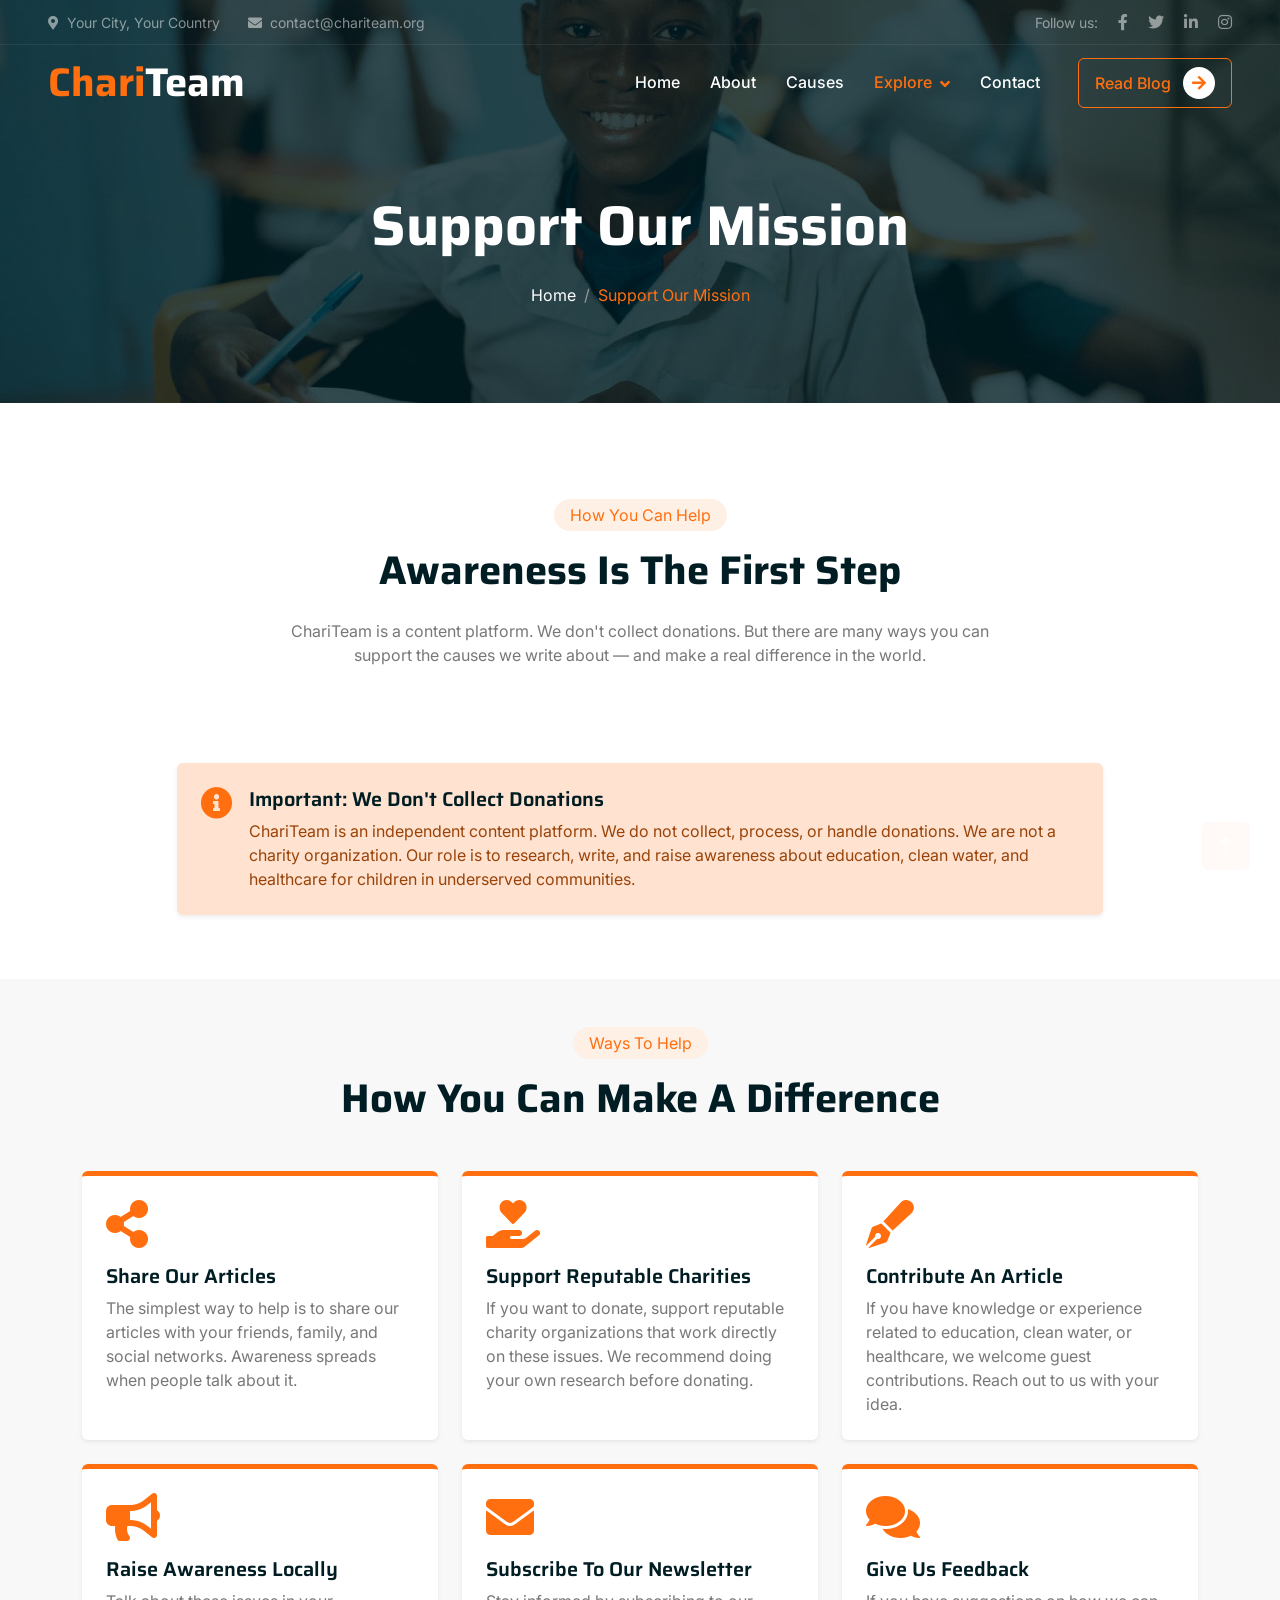
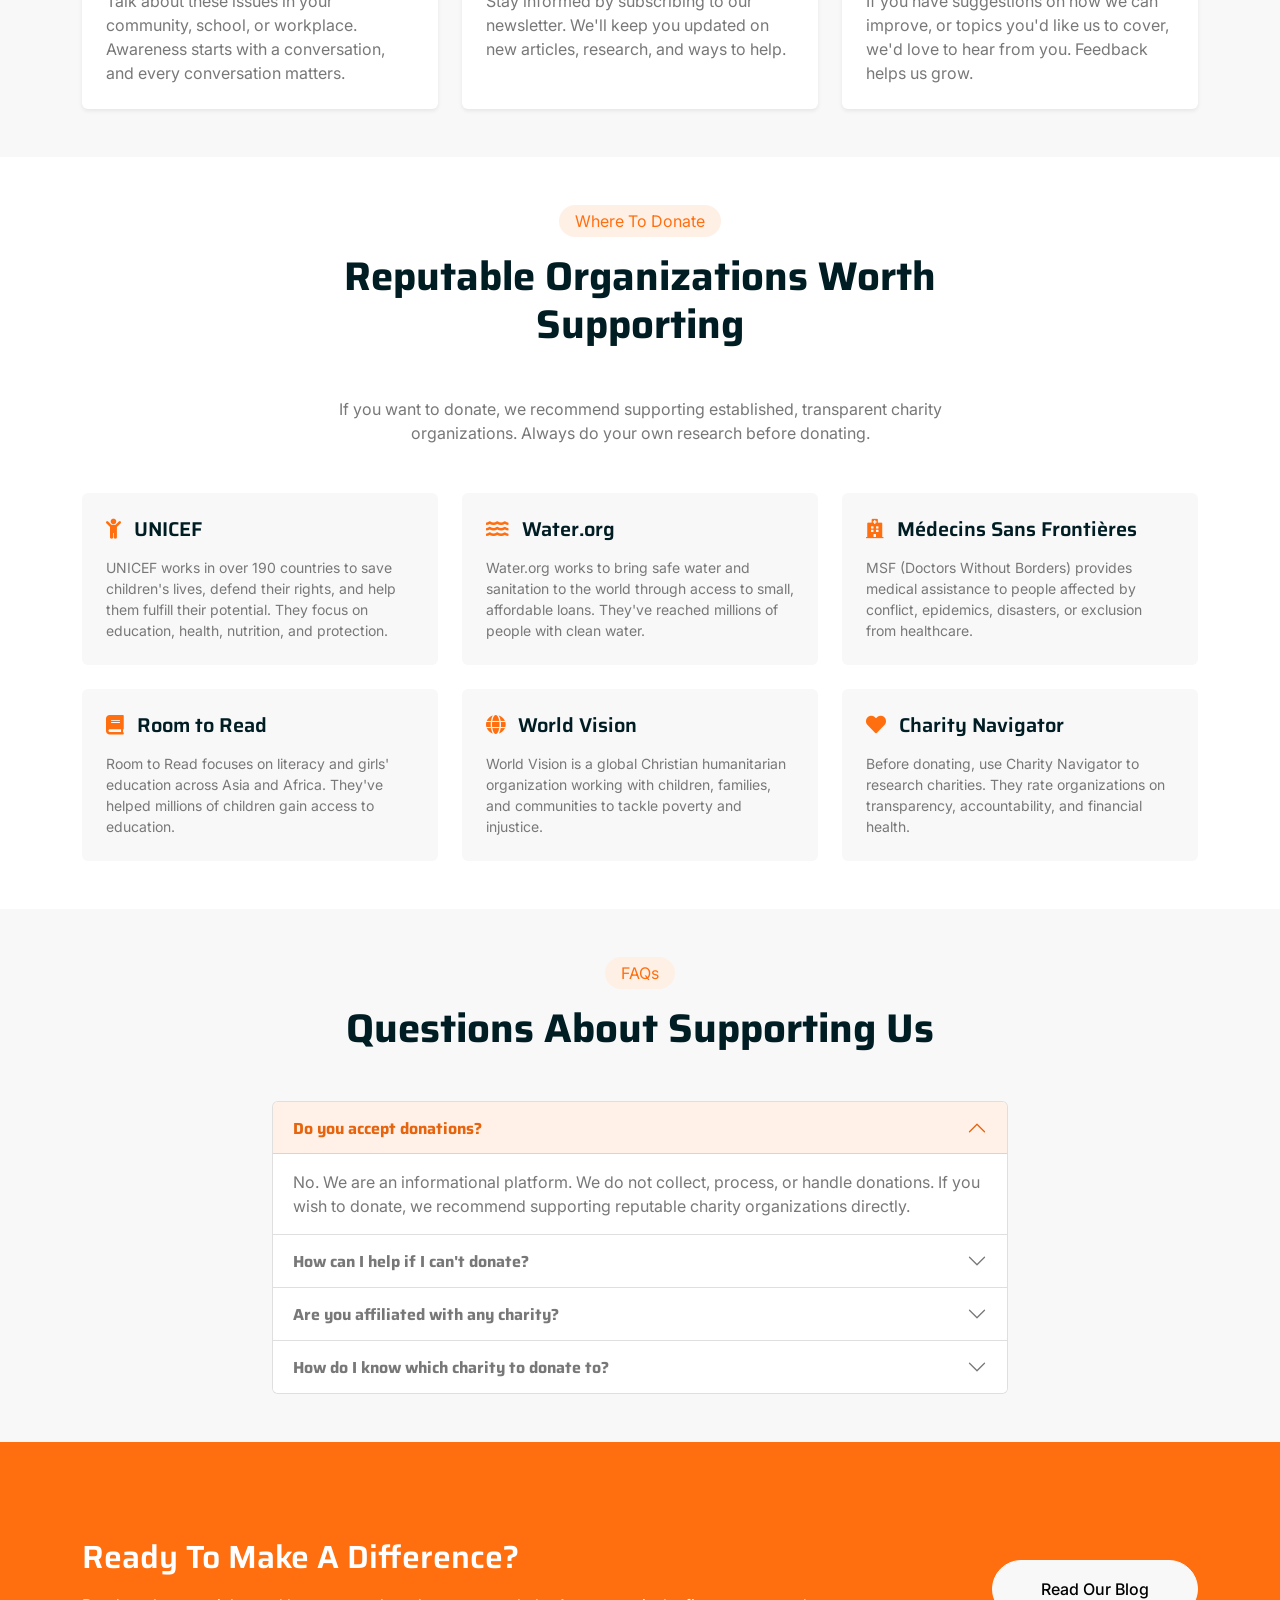
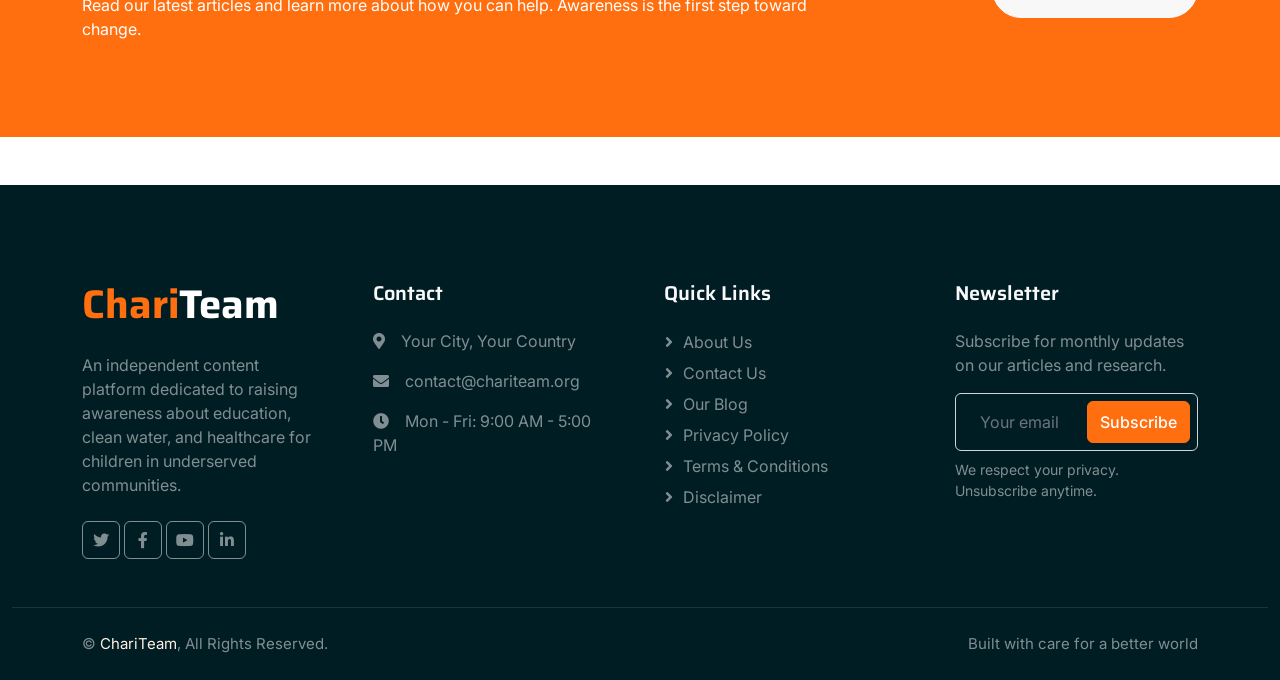
<file: donate.html>
<!DOCTYPE html>
<html lang="en">

<head>
    <meta charset="utf-8">
    <title>Support Our Mission - ChariTeam | How You Can Help</title>
    <meta content="width=device-width, initial-scale=1.0" name="viewport">
    <meta content="support, help, donate, charity, awareness, education, clean water, healthcare" name="keywords">
    <meta content="Learn how you can support our mission to raise awareness about education, clean water, and healthcare for children in need." name="description">

    <!-- Favicon -->
    <link href="img/favicon.ico" rel="icon">

    <!-- Google Web Fonts -->
    <link rel="preconnect" href="https://fonts.googleapis.com">
    <link rel="preconnect" href="https://fonts.gstatic.com" crossorigin>
    <link href="https://fonts.googleapis.com/css2?family=Inter:wght@400;500;600&family=Saira:wght@500;600;700&display=swap" rel="stylesheet">

    <!-- Icon Font Stylesheet -->
    <link href="https://cdnjs.cloudflare.com/ajax/libs/font-awesome/5.10.0/css/all.min.css" rel="stylesheet">
    <link href="https://cdn.jsdelivr.net/npm/bootstrap-icons@1.4.1/font/bootstrap-icons.css" rel="stylesheet">

    <!-- Libraries Stylesheet -->
    <link href="lib/animate/animate.min.css" rel="stylesheet">
    <link href="lib/owlcarousel/assets/owl.carousel.min.css" rel="stylesheet">

    <!-- Bootstrap Stylesheet -->
    <link href="css/bootstrap.min.css" rel="stylesheet">

    <!-- Google AdSense -->
    <script async src="https://pagead2.googlesyndication.com/pagead/js/adsbygoogle.js?client=ca-pub-5177822330952725" crossorigin="anonymous"></script>

    <!-- Template Stylesheet -->
    <link href="css/style.css" rel="stylesheet">
</head>

<body>
    <!-- Spinner Start -->
    <div id="spinner" class="show bg-white position-fixed translate-middle w-100 vh-100 top-50 start-50 d-flex align-items-center justify-content-center">
        <div class="spinner-grow text-primary" role="status"></div>
    </div>
    <!-- Spinner End -->

    <!-- Navbar Start -->
    <div class="container-fluid fixed-top px-0 wow fadeIn" data-wow-delay="0.1s">
        <div class="top-bar text-white-50 row gx-0 align-items-center d-none d-lg-flex">
            <div class="col-lg-6 px-5 text-start">
                <small><i class="fa fa-map-marker-alt me-2"></i>Your City, Your Country</small>
                <small class="ms-4"><i class="fa fa-envelope me-2"></i>contact@chariteam.org</small>
            </div>
            <div class="col-lg-6 px-5 text-end">
                <small>Follow us:</small>
                <a class="text-white-50 ms-3" href="#"><i class="fab fa-facebook-f"></i></a>
                <a class="text-white-50 ms-3" href="#"><i class="fab fa-twitter"></i></a>
                <a class="text-white-50 ms-3" href="#"><i class="fab fa-linkedin-in"></i></a>
                <a class="text-white-50 ms-3" href="#"><i class="fab fa-instagram"></i></a>
            </div>
        </div>

        <nav class="navbar navbar-expand-lg navbar-dark py-lg-0 px-lg-5 wow fadeIn" data-wow-delay="0.1s">
            <a href="index.html" class="navbar-brand ms-4 ms-lg-0">
                <h1 class="fw-bold text-primary m-0">Chari<span class="text-white">Team</span></h1>
            </a>
            <button type="button" class="navbar-toggler me-4" data-bs-toggle="collapse" data-bs-target="#navbarCollapse">
                <span class="navbar-toggler-icon"></span>
            </button>
            <div class="collapse navbar-collapse" id="navbarCollapse">
                <div class="navbar-nav ms-auto p-4 p-lg-0">
                    <a href="index.html" class="nav-item nav-link">Home</a>
                    <a href="about.html" class="nav-item nav-link">About</a>
                    <a href="causes.html" class="nav-item nav-link">Causes</a>
                    <div class="nav-item dropdown">
                        <a href="#" class="nav-link dropdown-toggle active" data-bs-toggle="dropdown">Explore</a>
                        <div class="dropdown-menu m-0">
                            <a href="topics.html" class="dropdown-item">Topics We Cover</a>
                            <a href="support.html" class="dropdown-item active">Support Our Mission</a>
                            <a href="blog.html" class="dropdown-item">Blog</a>
                            <a href="trust.html" class="dropdown-item">Why Trust Us</a>
                        </div>
                    </div>
                    <a href="contact.html" class="nav-item nav-link">Contact</a>
                </div>
                <div class="d-none d-lg-flex ms-2">
                    <a class="btn btn-outline-primary py-2 px-3" href="blog.html">
                        Read Blog
                        <div class="d-inline-flex btn-sm-square bg-white text-primary rounded-circle ms-2">
                            <i class="fa fa-arrow-right"></i>
                        </div>
                    </a>
                </div>
            </div>
        </nav>
    </div>
    <!-- Navbar End -->

    <!-- Page Header Start -->
    <div class="container-fluid page-header mb-5 wow fadeIn" data-wow-delay="0.1s">
        <div class="container text-center">
            <h1 class="display-4 text-white animated slideInDown mb-4">Support Our Mission</h1>
            <nav aria-label="breadcrumb animated slideInDown">
                <ol class="breadcrumb justify-content-center mb-0">
                    <li class="breadcrumb-item"><a class="text-white" href="index.html">Home</a></li>
                    <li class="breadcrumb-item text-primary active" aria-current="page">Support Our Mission</li>
                </ol>
            </nav>
        </div>
    </div>
    <!-- Page Header End -->

    <!-- Introduction Start -->
    <div class="container-xxl py-5">
        <div class="container">
            <div class="text-center mx-auto wow fadeInUp" data-wow-delay="0.1s" style="max-width: 700px;">
                <div class="d-inline-block rounded-pill bg-secondary text-primary py-1 px-3 mb-3">How You Can Help</div>
                <h1 class="display-6 mb-4">Awareness Is The First Step</h1>
                <p class="mb-0">ChariTeam is a content platform. We don't collect donations. But there are many ways you can support the causes we write about — and make a real difference in the world.</p>
            </div>
        </div>
    </div>
    <!-- Introduction End -->

    <!-- Important Notice Start -->
    <div class="container-xxl py-5">
        <div class="container">
            <div class="row justify-content-center">
                <div class="col-lg-10">
                    <div class="alert alert-primary border-0 shadow-sm p-4">
                        <div class="d-flex">
                            <i class="fas fa-info-circle fa-2x text-primary me-3"></i>
                            <div>
                                <h5 class="mb-2">Important: We Don't Collect Donations</h5>
                                <p class="mb-0">ChariTeam is an independent content platform. We do not collect, process, or handle donations. We are not a charity organization. Our role is to research, write, and raise awareness about education, clean water, and healthcare for children in underserved communities.</p>
                            </div>
                        </div>
                    </div>
                </div>
            </div>
        </div>
    </div>
    <!-- Important Notice End -->

    <!-- How You Can Help Start -->
    <div class="container-xxl py-5 bg-light">
        <div class="container">
            <div class="text-center mx-auto mb-5 wow fadeInUp" data-wow-delay="0.1s" style="max-width: 600px;">
                <div class="d-inline-block rounded-pill bg-secondary text-primary py-1 px-3 mb-3">Ways To Help</div>
                <h1 class="display-6 mb-5">How You Can Make A Difference</h1>
            </div>
            <div class="row g-4">
                <div class="col-lg-4 col-md-6 wow fadeInUp" data-wow-delay="0.1s">
                    <div class="bg-white p-4 rounded h-100 border-top border-5 border-primary shadow-sm">
                        <i class="fas fa-share-alt fa-3x text-primary mb-3"></i>
                        <h5>Share Our Articles</h5>
                        <p class="mb-0">The simplest way to help is to share our articles with your friends, family, and social networks. Awareness spreads when people talk about it.</p>
                    </div>
                </div>
                <div class="col-lg-4 col-md-6 wow fadeInUp" data-wow-delay="0.3s">
                    <div class="bg-white p-4 rounded h-100 border-top border-5 border-primary shadow-sm">
                        <i class="fas fa-hand-holding-heart fa-3x text-primary mb-3"></i>
                        <h5>Support Reputable Charities</h5>
                        <p class="mb-0">If you want to donate, support reputable charity organizations that work directly on these issues. We recommend doing your own research before donating.</p>
                    </div>
                </div>
                <div class="col-lg-4 col-md-6 wow fadeInUp" data-wow-delay="0.5s">
                    <div class="bg-white p-4 rounded h-100 border-top border-5 border-primary shadow-sm">
                        <i class="fas fa-pen-fancy fa-3x text-primary mb-3"></i>
                        <h5>Contribute An Article</h5>
                        <p class="mb-0">If you have knowledge or experience related to education, clean water, or healthcare, we welcome guest contributions. Reach out to us with your idea.</p>
                    </div>
                </div>
                <div class="col-lg-4 col-md-6 wow fadeInUp" data-wow-delay="0.7s">
                    <div class="bg-white p-4 rounded h-100 border-top border-5 border-primary shadow-sm">
                        <i class="fas fa-bullhorn fa-3x text-primary mb-3"></i>
                        <h5>Raise Awareness Locally</h5>
                        <p class="mb-0">Talk about these issues in your community, school, or workplace. Awareness starts with a conversation, and every conversation matters.</p>
                    </div>
                </div>
                <div class="col-lg-4 col-md-6 wow fadeInUp" data-wow-delay="0.9s">
                    <div class="bg-white p-4 rounded h-100 border-top border-5 border-primary shadow-sm">
                        <i class="fas fa-envelope fa-3x text-primary mb-3"></i>
                        <h5>Subscribe To Our Newsletter</h5>
                        <p class="mb-0">Stay informed by subscribing to our newsletter. We'll keep you updated on new articles, research, and ways to help.</p>
                    </div>
                </div>
                <div class="col-lg-4 col-md-6 wow fadeInUp" data-wow-delay="1.1s">
                    <div class="bg-white p-4 rounded h-100 border-top border-5 border-primary shadow-sm">
                        <i class="fas fa-comments fa-3x text-primary mb-3"></i>
                        <h5>Give Us Feedback</h5>
                        <p class="mb-0">If you have suggestions on how we can improve, or topics you'd like us to cover, we'd love to hear from you. Feedback helps us grow.</p>
                    </div>
                </div>
            </div>
        </div>
    </div>
    <!-- How You Can Help End -->

    <!-- Recommended Organizations Start -->
    <div class="container-xxl py-5">
        <div class="container">
            <div class="text-center mx-auto mb-5 wow fadeInUp" data-wow-delay="0.1s" style="max-width: 700px;">
                <div class="d-inline-block rounded-pill bg-secondary text-primary py-1 px-3 mb-3">Where To Donate</div>
                <h1 class="display-6 mb-5">Reputable Organizations Worth Supporting</h1>
                <p>If you want to donate, we recommend supporting established, transparent charity organizations. Always do your own research before donating.</p>
            </div>
            <div class="row g-4">
                <div class="col-lg-4 col-md-6 wow fadeInUp" data-wow-delay="0.1s">
                    <div class="bg-light p-4 rounded h-100">
                        <h5 class="mb-3"><i class="fas fa-child text-primary me-2"></i> UNICEF</h5>
                        <p class="small mb-0">UNICEF works in over 190 countries to save children's lives, defend their rights, and help them fulfill their potential. They focus on education, health, nutrition, and protection.</p>
                    </div>
                </div>
                <div class="col-lg-4 col-md-6 wow fadeInUp" data-wow-delay="0.3s">
                    <div class="bg-light p-4 rounded h-100">
                        <h5 class="mb-3"><i class="fas fa-water text-primary me-2"></i> Water.org</h5>
                        <p class="small mb-0">Water.org works to bring safe water and sanitation to the world through access to small, affordable loans. They've reached millions of people with clean water.</p>
                    </div>
                </div>
                <div class="col-lg-4 col-md-6 wow fadeInUp" data-wow-delay="0.5s">
                    <div class="bg-light p-4 rounded h-100">
                        <h5 class="mb-3"><i class="fas fa-hospital text-primary me-2"></i> Médecins Sans Frontières</h5>
                        <p class="small mb-0">MSF (Doctors Without Borders) provides medical assistance to people affected by conflict, epidemics, disasters, or exclusion from healthcare.</p>
                    </div>
                </div>
                <div class="col-lg-4 col-md-6 wow fadeInUp" data-wow-delay="0.7s">
                    <div class="bg-light p-4 rounded h-100">
                        <h5 class="mb-3"><i class="fas fa-book text-primary me-2"></i> Room to Read</h5>
                        <p class="small mb-0">Room to Read focuses on literacy and girls' education across Asia and Africa. They've helped millions of children gain access to education.</p>
                    </div>
                </div>
                <div class="col-lg-4 col-md-6 wow fadeInUp" data-wow-delay="0.9s">
                    <div class="bg-light p-4 rounded h-100">
                        <h5 class="mb-3"><i class="fas fa-globe text-primary me-2"></i> World Vision</h5>
                        <p class="small mb-0">World Vision is a global Christian humanitarian organization working with children, families, and communities to tackle poverty and injustice.</p>
                    </div>
                </div>
                <div class="col-lg-4 col-md-6 wow fadeInUp" data-wow-delay="1.1s">
                    <div class="bg-light p-4 rounded h-100">
                        <h5 class="mb-3"><i class="fas fa-heart text-primary me-2"></i> Charity Navigator</h5>
                        <p class="small mb-0">Before donating, use Charity Navigator to research charities. They rate organizations on transparency, accountability, and financial health.</p>
                    </div>
                </div>
            </div>
        </div>
    </div>
    <!-- Recommended Organizations End -->

    <!-- FAQ Section Start -->
    <div class="container-xxl py-5 bg-light">
        <div class="container">
            <div class="text-center mx-auto wow fadeInUp" data-wow-delay="0.1s" style="max-width: 600px;">
                <div class="d-inline-block rounded-pill bg-secondary text-primary py-1 px-3 mb-3">FAQs</div>
                <h1 class="display-6 mb-5">Questions About Supporting Us</h1>
            </div>
            <div class="row justify-content-center">
                <div class="col-lg-8">
                    <div class="accordion" id="faqAccordion">
                        <div class="accordion-item wow fadeInUp" data-wow-delay="0.1s">
                            <h2 class="accordion-header">
                                <button class="accordion-button" type="button" data-bs-toggle="collapse" data-bs-target="#faq1">
                                    <strong>Do you accept donations?</strong>
                                </button>
                            </h2>
                            <div id="faq1" class="accordion-collapse collapse show" data-bs-parent="#faqAccordion">
                                <div class="accordion-body">No. We are an informational platform. We do not collect, process, or handle donations. If you wish to donate, we recommend supporting reputable charity organizations directly.</div>
                            </div>
                        </div>
                        <div class="accordion-item wow fadeInUp" data-wow-delay="0.3s">
                            <h2 class="accordion-header">
                                <button class="accordion-button collapsed" type="button" data-bs-toggle="collapse" data-bs-target="#faq2">
                                    <strong>How can I help if I can't donate?</strong>
                                </button>
                            </h2>
                            <div id="faq2" class="accordion-collapse collapse" data-bs-parent="#faqAccordion">
                                <div class="accordion-body">There are many ways to help without donating: share our articles, raise awareness in your community, contribute an article, or simply have conversations about these important issues. Awareness is the first step toward change.</div>
                            </div>
                        </div>
                        <div class="accordion-item wow fadeInUp" data-wow-delay="0.5s">
                            <h2 class="accordion-header">
                                <button class="accordion-button collapsed" type="button" data-bs-toggle="collapse" data-bs-target="#faq3">
                                    <strong>Are you affiliated with any charity?</strong>
                                </button>
                            </h2>
                            <div id="faq3" class="accordion-collapse collapse" data-bs-parent="#faqAccordion">
                                <div class="accordion-body">No. We are completely independent. We are not affiliated with any charity organization, and we do not receive any funds from donations. Our recommendations are based on our own research.</div>
                            </div>
                        </div>
                        <div class="accordion-item wow fadeInUp" data-wow-delay="0.7s">
                            <h2 class="accordion-header">
                                <button class="accordion-button collapsed" type="button" data-bs-toggle="collapse" data-bs-target="#faq4">
                                    <strong>How do I know which charity to donate to?</strong>
                                </button>
                            </h2>
                            <div id="faq4" class="accordion-collapse collapse" data-bs-parent="#faqAccordion">
                                <div class="accordion-body">Always do your own research before donating. Use platforms like Charity Navigator to check a charity's transparency and financial health. Look for organizations with clear reporting and a proven track record.</div>
                            </div>
                        </div>
                    </div>
                </div>
            </div>
        </div>
    </div>
    <!-- FAQ Section End -->

    <!-- CTA Section Start -->
    <div class="container-fluid bg-primary py-5">
        <div class="container py-5">
            <div class="row align-items-center">
                <div class="col-lg-8 wow fadeIn" data-wow-delay="0.1s">
                    <h2 class="text-white mb-3">Ready To Make A Difference?</h2>
                    <p class="text-white mb-0">Read our latest articles and learn more about how you can help. Awareness is the first step toward change.</p>
                </div>
                <div class="col-lg-4 text-lg-end wow fadeIn" data-wow-delay="0.3s">
                    <a href="blog.html" class="btn btn-light rounded-pill py-3 px-5">Read Our Blog</a>
                </div>
            </div>
        </div>
    </div>
    <!-- CTA Section End -->

    <!-- Footer Start -->
    <div class="container-fluid bg-dark text-white-50 footer mt-5 pt-5 wow fadeIn" data-wow-delay="0.1s">
        <div class="container py-5">
            <div class="row g-5">
                <div class="col-lg-3 col-md-6">
                    <h1 class="fw-bold text-primary mb-4">Chari<span class="text-white">Team</span></h1>
                    <p>An independent content platform dedicated to raising awareness about education, clean water, and healthcare for children in underserved communities.</p>
                    <div class="d-flex pt-2">
                        <a class="btn btn-square me-1" href="#"><i class="fab fa-twitter"></i></a>
                        <a class="btn btn-square me-1" href="#"><i class="fab fa-facebook-f"></i></a>
                        <a class="btn btn-square me-1" href="#"><i class="fab fa-youtube"></i></a>
                        <a class="btn btn-square me-0" href="#"><i class="fab fa-linkedin-in"></i></a>
                    </div>
                </div>
                <div class="col-lg-3 col-md-6">
                    <h5 class="text-light mb-4">Contact</h5>
                    <p><i class="fa fa-map-marker-alt me-3"></i>Your City, Your Country</p>
                    <p><i class="fa fa-envelope me-3"></i>contact@chariteam.org</p>
                    <p><i class="fa fa-clock me-3"></i>Mon - Fri: 9:00 AM - 5:00 PM</p>
                </div>
                <div class="col-lg-3 col-md-6">
                    <h5 class="text-light mb-4">Quick Links</h5>
                    <a class="btn btn-link" href="about.html">About Us</a>
                    <a class="btn btn-link" href="contact.html">Contact Us</a>
                    <a class="btn btn-link" href="blog.html">Our Blog</a>
                    <a class="btn btn-link" href="privacy-policy.html">Privacy Policy</a>
                    <a class="btn btn-link" href="terms.html">Terms & Conditions</a>
                    <a class="btn btn-link" href="disclaimer.html">Disclaimer</a>
                </div>
                <div class="col-lg-3 col-md-6">
                    <h5 class="text-light mb-4">Newsletter</h5>
                    <p>Subscribe for monthly updates on our articles and research.</p>
                    <div class="position-relative mx-auto" style="max-width: 400px;">
                        <input class="form-control bg-transparent w-100 py-3 ps-4 pe-5" type="email" placeholder="Your email">
                        <button type="button" class="btn btn-primary py-2 position-absolute top-0 end-0 mt-2 me-2">Subscribe</button>
                    </div>
                    <small class="d-block mt-2">We respect your privacy. Unsubscribe anytime.</small>
                </div>
            </div>
        </div>
        <div class="container-fluid copyright">
            <div class="container">
                <div class="row">
                    <div class="col-md-6 text-center text-md-start mb-3 mb-md-0">
                        &copy; <a href="index.html">ChariTeam</a>, All Rights Reserved.
                    </div>
                    <div class="col-md-6 text-center text-md-end">
                        Built with care for a better world
                    </div>
                </div>
            </div>
        </div>
    </div>
    <!-- Footer End -->

    <!-- Back to Top -->
    <a href="#" class="btn btn-lg btn-primary btn-lg-square back-to-top"><i class="bi bi-arrow-up"></i></a>

    <!-- JavaScript Libraries -->
    <script src="https://code.jquery.com/jquery-3.4.1.min.js"></script>
    <script src="https://cdn.jsdelivr.net/npm/bootstrap@5.0.0/dist/js/bootstrap.bundle.min.js"></script>
    <script src="lib/wow/wow.min.js"></script>
    <script src="lib/easing/easing.min.js"></script>
    <script src="lib/waypoints/waypoints.min.js"></script>
    <script src="lib/owlcarousel/owl.carousel.min.js"></script>
    <script src="lib/parallax/parallax.min.js"></script>
    <script src="js/main.js"></script>
</body>

</html>
</file>
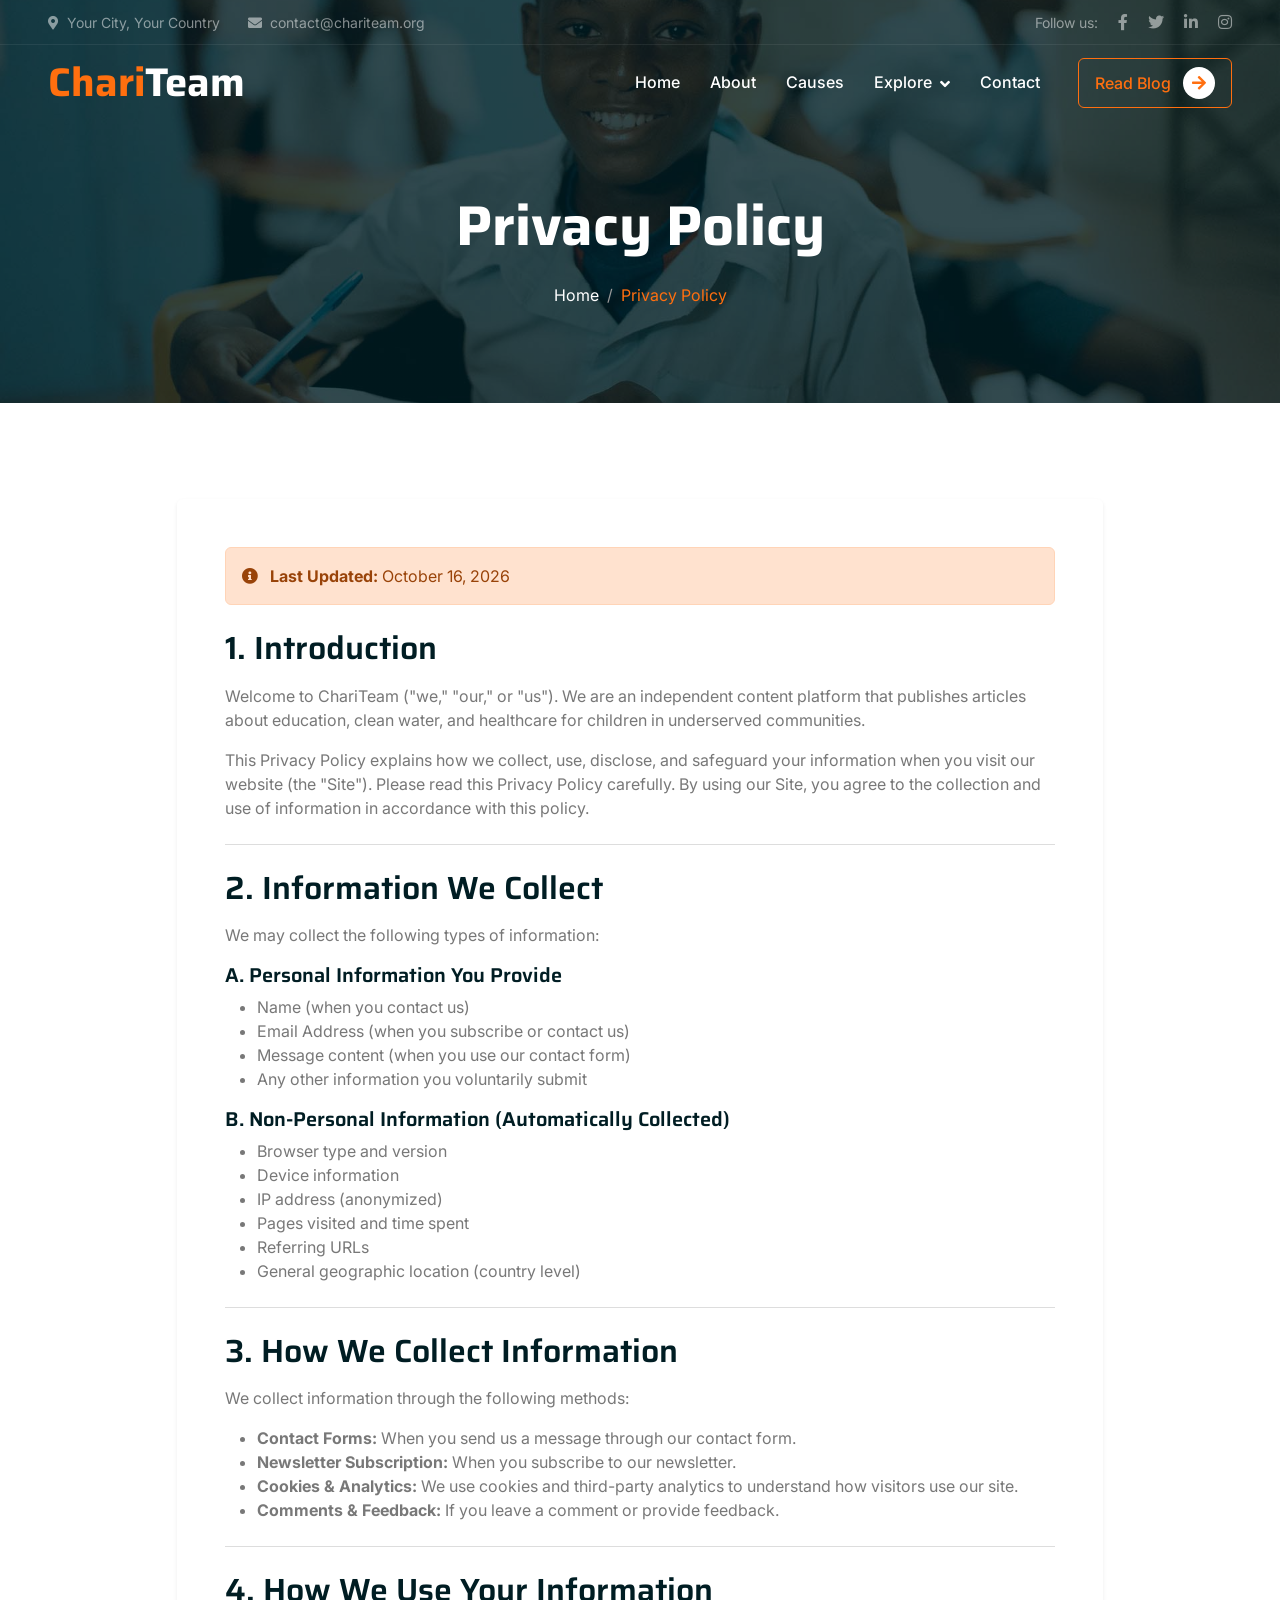
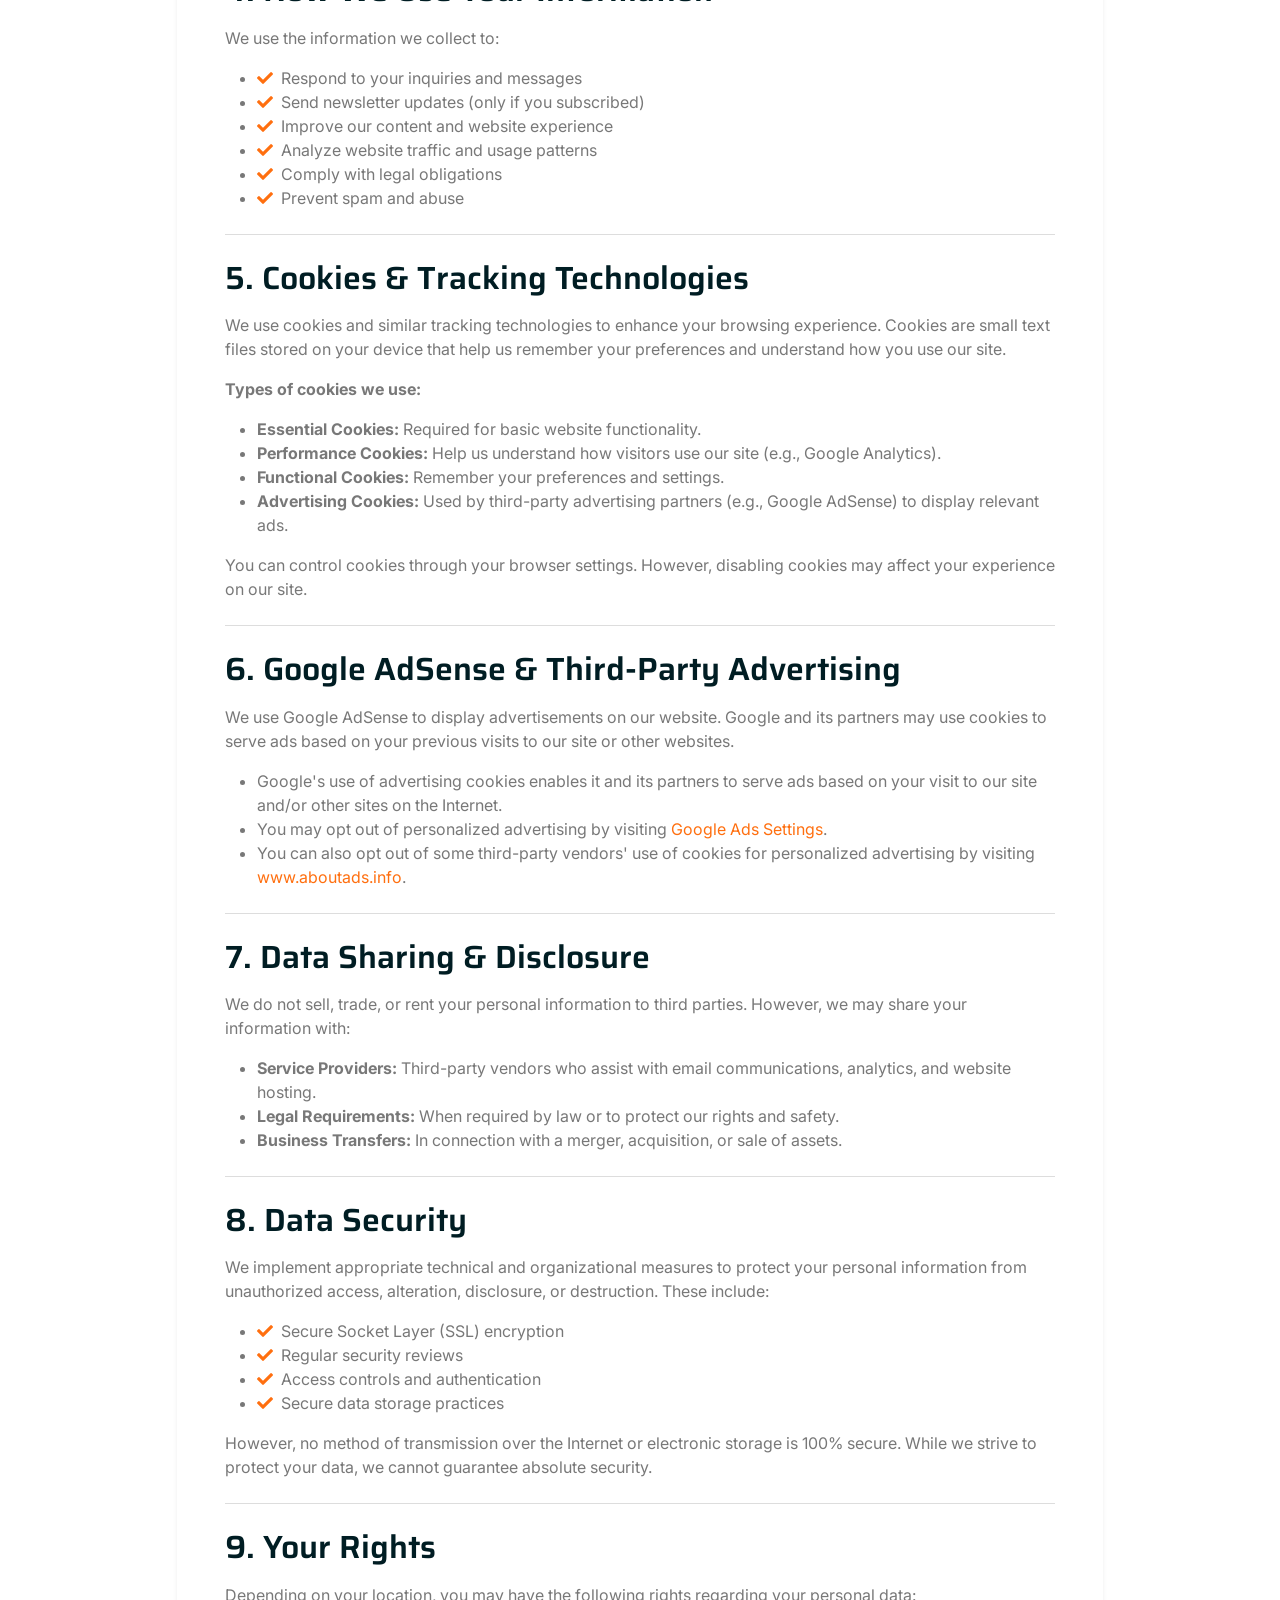
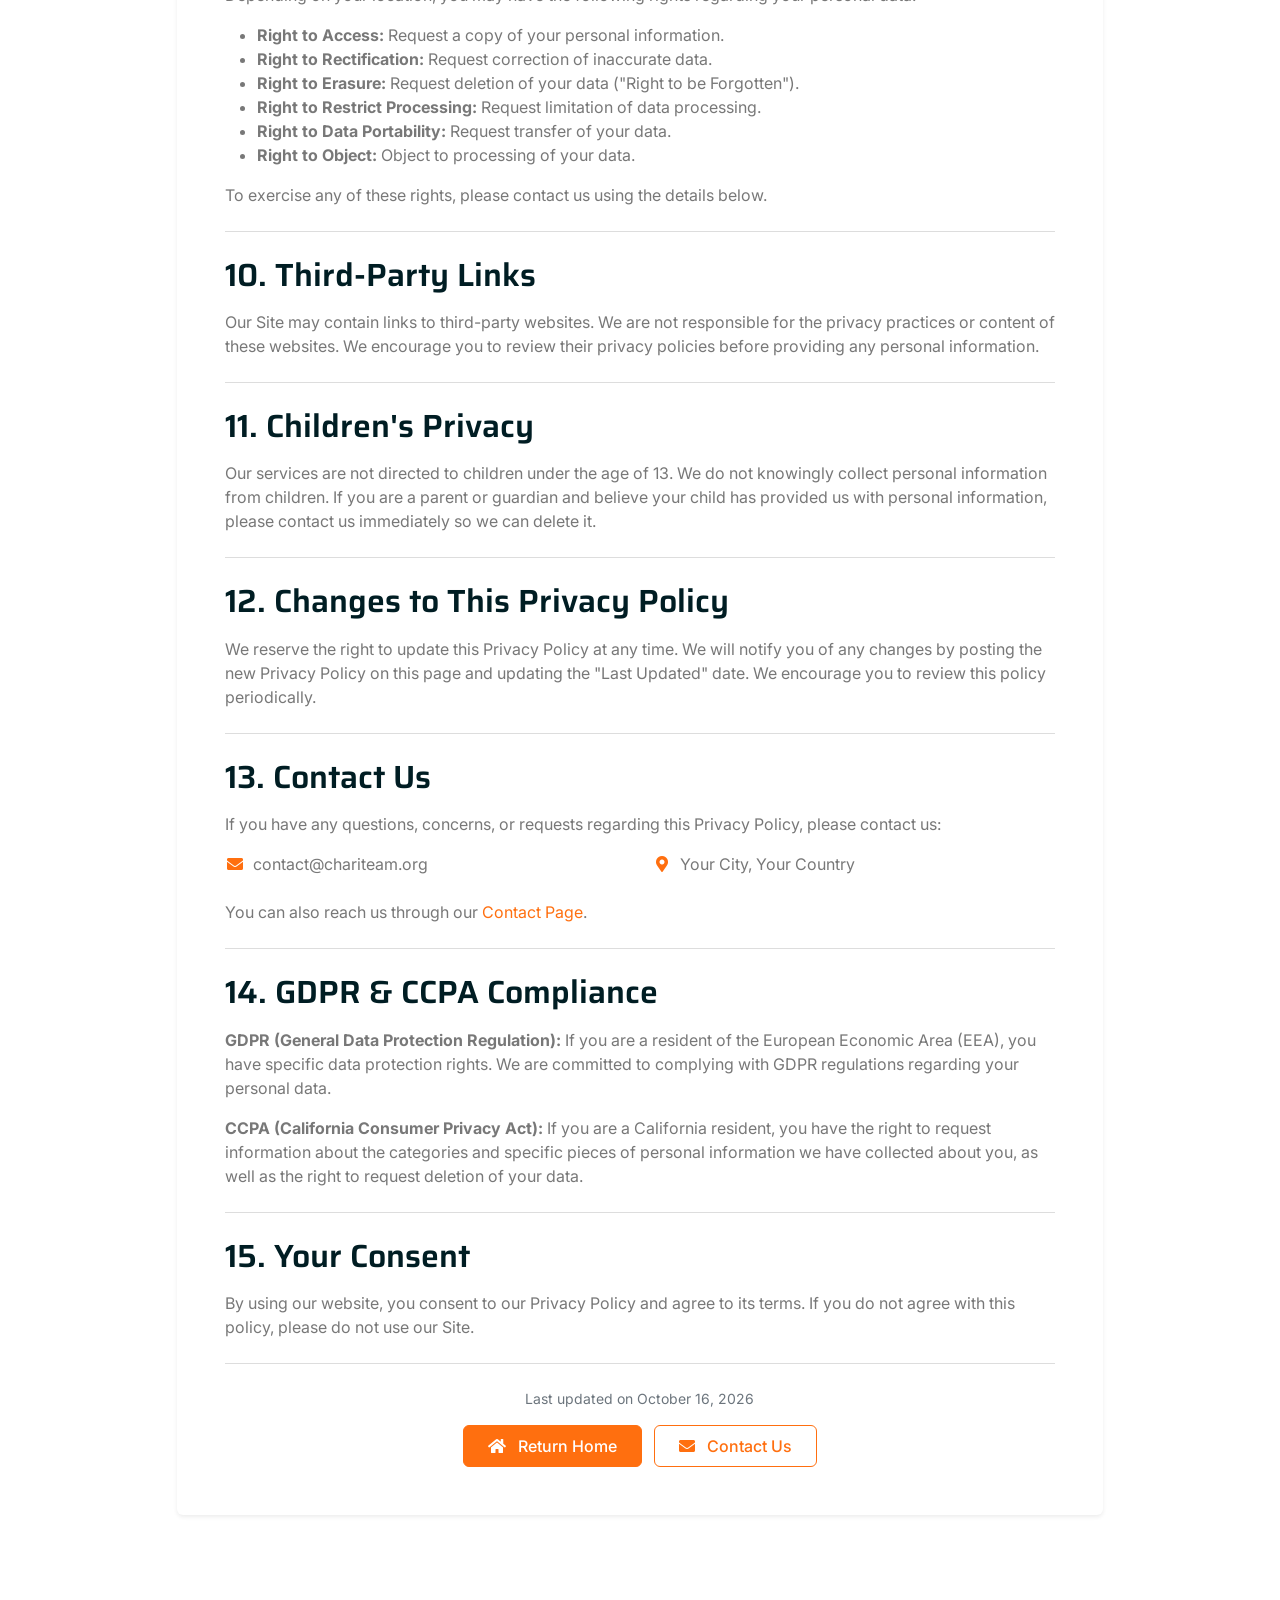
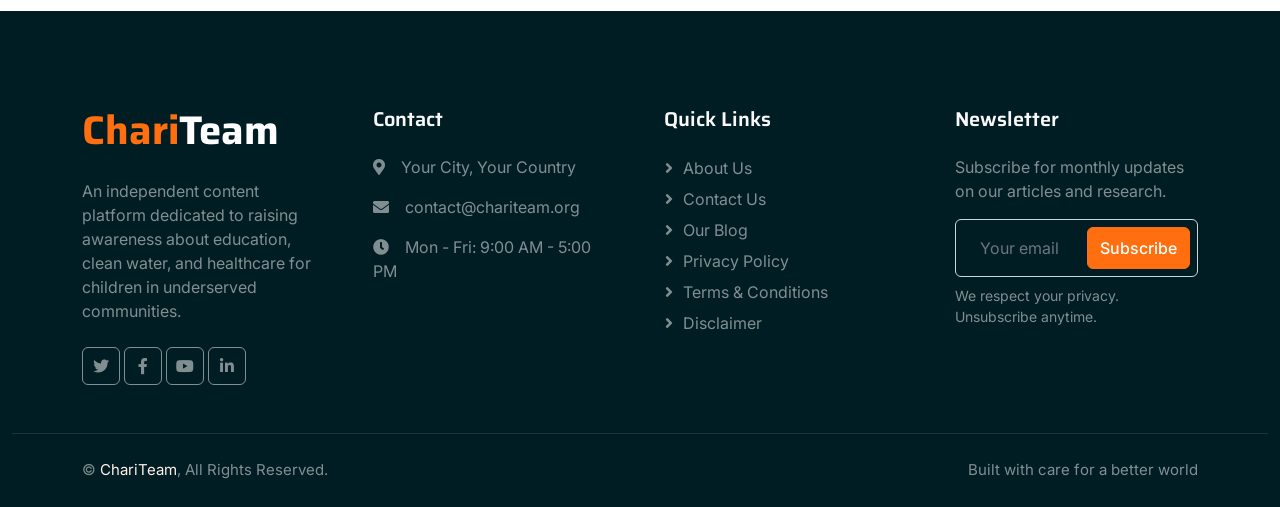
<file: privacy-policy.html>
<!DOCTYPE html>
<html lang="en">

<head>
    <meta charset="utf-8">
    <title>Privacy Policy - ChariTeam | How We Protect Your Data</title>
    <meta content="width=device-width, initial-scale=1.0" name="viewport">
    <meta content="privacy policy, data protection, GDPR, CCPA, cookies, AdSense" name="keywords">
    <meta content="Read ChariTeam's Privacy Policy to understand how we collect, use, and protect your information." name="description">

    <!-- Favicon -->
    <link href="img/favicon.ico" rel="icon">

    <!-- Google Web Fonts -->
    <link rel="preconnect" href="https://fonts.googleapis.com">
    <link rel="preconnect" href="https://fonts.gstatic.com" crossorigin>
    <link href="https://fonts.googleapis.com/css2?family=Inter:wght@400;500;600&family=Saira:wght@500;600;700&display=swap" rel="stylesheet">

    <!-- Icon Font Stylesheet -->
    <link href="https://cdnjs.cloudflare.com/ajax/libs/font-awesome/5.10.0/css/all.min.css" rel="stylesheet">
    <link href="https://cdn.jsdelivr.net/npm/bootstrap-icons@1.4.1/font/bootstrap-icons.css" rel="stylesheet">

    <!-- Libraries Stylesheet -->
    <link href="lib/animate/animate.min.css" rel="stylesheet">
    <link href="lib/owlcarousel/assets/owl.carousel.min.css" rel="stylesheet">

    <!-- Bootstrap Stylesheet -->
    <link href="css/bootstrap.min.css" rel="stylesheet">

    <!-- Google AdSense -->
    <script async src="https://pagead2.googlesyndication.com/pagead/js/adsbygoogle.js?client=ca-pub-5177822330952725" crossorigin="anonymous"></script>

    <!-- Template Stylesheet -->
    <link href="css/style.css" rel="stylesheet">
</head>

<body>
    <!-- Spinner Start -->
    <div id="spinner" class="show bg-white position-fixed translate-middle w-100 vh-100 top-50 start-50 d-flex align-items-center justify-content-center">
        <div class="spinner-grow text-primary" role="status"></div>
    </div>
    <!-- Spinner End -->

    <!-- Navbar Start -->
    <div class="container-fluid fixed-top px-0 wow fadeIn" data-wow-delay="0.1s">
        <div class="top-bar text-white-50 row gx-0 align-items-center d-none d-lg-flex">
            <div class="col-lg-6 px-5 text-start">
                <small><i class="fa fa-map-marker-alt me-2"></i>Your City, Your Country</small>
                <small class="ms-4"><i class="fa fa-envelope me-2"></i>contact@chariteam.org</small>
            </div>
            <div class="col-lg-6 px-5 text-end">
                <small>Follow us:</small>
                <a class="text-white-50 ms-3" href="#"><i class="fab fa-facebook-f"></i></a>
                <a class="text-white-50 ms-3" href="#"><i class="fab fa-twitter"></i></a>
                <a class="text-white-50 ms-3" href="#"><i class="fab fa-linkedin-in"></i></a>
                <a class="text-white-50 ms-3" href="#"><i class="fab fa-instagram"></i></a>
            </div>
        </div>

        <nav class="navbar navbar-expand-lg navbar-dark py-lg-0 px-lg-5 wow fadeIn" data-wow-delay="0.1s">
            <a href="index.html" class="navbar-brand ms-4 ms-lg-0">
                <h1 class="fw-bold text-primary m-0">Chari<span class="text-white">Team</span></h1>
            </a>
            <button type="button" class="navbar-toggler me-4" data-bs-toggle="collapse" data-bs-target="#navbarCollapse">
                <span class="navbar-toggler-icon"></span>
            </button>
            <div class="collapse navbar-collapse" id="navbarCollapse">
                <div class="navbar-nav ms-auto p-4 p-lg-0">
                    <a href="index.html" class="nav-item nav-link">Home</a>
                    <a href="about.html" class="nav-item nav-link">About</a>
                    <a href="causes.html" class="nav-item nav-link">Causes</a>
                    <div class="nav-item dropdown">
                        <a href="#" class="nav-link dropdown-toggle" data-bs-toggle="dropdown">Explore</a>
                        <div class="dropdown-menu m-0">
                            <a href="topics.html" class="dropdown-item">Topics We Cover</a>
                            <a href="support.html" class="dropdown-item">Support Our Mission</a>
                            <a href="blog.html" class="dropdown-item">Blog</a>
                            <a href="trust.html" class="dropdown-item">Why Trust Us</a>
                        </div>
                    </div>
                    <a href="contact.html" class="nav-item nav-link">Contact</a>
                </div>
                <div class="d-none d-lg-flex ms-2">
                    <a class="btn btn-outline-primary py-2 px-3" href="blog.html">
                        Read Blog
                        <div class="d-inline-flex btn-sm-square bg-white text-primary rounded-circle ms-2">
                            <i class="fa fa-arrow-right"></i>
                        </div>
                    </a>
                </div>
            </div>
        </nav>
    </div>
    <!-- Navbar End -->

    <!-- Page Header Start -->
    <div class="container-fluid page-header mb-5 wow fadeIn" data-wow-delay="0.1s">
        <div class="container text-center">
            <h1 class="display-4 text-white animated slideInDown mb-4">Privacy Policy</h1>
            <nav aria-label="breadcrumb animated slideInDown">
                <ol class="breadcrumb justify-content-center mb-0">
                    <li class="breadcrumb-item"><a class="text-white" href="index.html">Home</a></li>
                    <li class="breadcrumb-item text-primary active" aria-current="page">Privacy Policy</li>
                </ol>
            </nav>
        </div>
    </div>
    <!-- Page Header End -->

    <!-- Privacy Policy Content Start -->
    <div class="container-xxl py-5">
        <div class="container">
            <div class="row justify-content-center">
                <div class="col-lg-10">
                    <div class="bg-white p-5 rounded shadow-sm wow fadeInUp" data-wow-delay="0.1s">

                        <!-- Last Updated -->
                        <div class="alert alert-primary mb-4">
                            <i class="fas fa-info-circle me-2"></i>
                            <strong>Last Updated:</strong> October 16, 2026
                        </div>

                        <!-- Introduction -->
                        <h2 class="mb-3">1. Introduction</h2>
                        <p>Welcome to ChariTeam ("we," "our," or "us"). We are an independent content platform that publishes articles about education, clean water, and healthcare for children in underserved communities.</p>
                        <p>This Privacy Policy explains how we collect, use, disclose, and safeguard your information when you visit our website (the "Site"). Please read this Privacy Policy carefully. By using our Site, you agree to the collection and use of information in accordance with this policy.</p>

                        <hr class="my-4">

                        <!-- Information We Collect -->
                        <h2 class="mb-3">2. Information We Collect</h2>
                        <p>We may collect the following types of information:</p>

                        <h5 class="mt-3">A. Personal Information You Provide</h5>
                        <ul>
                            <li>Name (when you contact us)</li>
                            <li>Email Address (when you subscribe or contact us)</li>
                            <li>Message content (when you use our contact form)</li>
                            <li>Any other information you voluntarily submit</li>
                        </ul>

                        <h5 class="mt-3">B. Non-Personal Information (Automatically Collected)</h5>
                        <ul>
                            <li>Browser type and version</li>
                            <li>Device information</li>
                            <li>IP address (anonymized)</li>
                            <li>Pages visited and time spent</li>
                            <li>Referring URLs</li>
                            <li>General geographic location (country level)</li>
                        </ul>

                        <hr class="my-4">

                        <!-- How We Collect Information -->
                        <h2 class="mb-3">3. How We Collect Information</h2>
                        <p>We collect information through the following methods:</p>
                        <ul>
                            <li><strong>Contact Forms:</strong> When you send us a message through our contact form.</li>
                            <li><strong>Newsletter Subscription:</strong> When you subscribe to our newsletter.</li>
                            <li><strong>Cookies & Analytics:</strong> We use cookies and third-party analytics to understand how visitors use our site.</li>
                            <li><strong>Comments & Feedback:</strong> If you leave a comment or provide feedback.</li>
                        </ul>

                        <hr class="my-4">

                        <!-- How We Use Your Information -->
                        <h2 class="mb-3">4. How We Use Your Information</h2>
                        <p>We use the information we collect to:</p>
                        <ul>
                            <li><i class="fas fa-check text-primary me-2"></i>Respond to your inquiries and messages</li>
                            <li><i class="fas fa-check text-primary me-2"></i>Send newsletter updates (only if you subscribed)</li>
                            <li><i class="fas fa-check text-primary me-2"></i>Improve our content and website experience</li>
                            <li><i class="fas fa-check text-primary me-2"></i>Analyze website traffic and usage patterns</li>
                            <li><i class="fas fa-check text-primary me-2"></i>Comply with legal obligations</li>
                            <li><i class="fas fa-check text-primary me-2"></i>Prevent spam and abuse</li>
                        </ul>

                        <hr class="my-4">

                        <!-- Cookies & Tracking -->
                        <h2 class="mb-3">5. Cookies & Tracking Technologies</h2>
                        <p>We use cookies and similar tracking technologies to enhance your browsing experience. Cookies are small text files stored on your device that help us remember your preferences and understand how you use our site.</p>
                        <p><strong>Types of cookies we use:</strong></p>
                        <ul>
                            <li><strong>Essential Cookies:</strong> Required for basic website functionality.</li>
                            <li><strong>Performance Cookies:</strong> Help us understand how visitors use our site (e.g., Google Analytics).</li>
                            <li><strong>Functional Cookies:</strong> Remember your preferences and settings.</li>
                            <li><strong>Advertising Cookies:</strong> Used by third-party advertising partners (e.g., Google AdSense) to display relevant ads.</li>
                        </ul>
                        <p>You can control cookies through your browser settings. However, disabling cookies may affect your experience on our site.</p>

                        <hr class="my-4">

                        <!-- Google AdSense -->
                        <h2 class="mb-3">6. Google AdSense & Third-Party Advertising</h2>
                        <p>We use Google AdSense to display advertisements on our website. Google and its partners may use cookies to serve ads based on your previous visits to our site or other websites.</p>
                        <ul>
                            <li>Google's use of advertising cookies enables it and its partners to serve ads based on your visit to our site and/or other sites on the Internet.</li>
                            <li>You may opt out of personalized advertising by visiting <a href="https://www.google.com/settings/ads" target="_blank" rel="noopener">Google Ads Settings</a>.</li>
                            <li>You can also opt out of some third-party vendors' use of cookies for personalized advertising by visiting <a href="https://www.aboutads.info" target="_blank" rel="noopener">www.aboutads.info</a>.</li>
                        </ul>

                        <hr class="my-4">

                        <!-- Data Sharing -->
                        <h2 class="mb-3">7. Data Sharing & Disclosure</h2>
                        <p>We do not sell, trade, or rent your personal information to third parties. However, we may share your information with:</p>
                        <ul>
                            <li><strong>Service Providers:</strong> Third-party vendors who assist with email communications, analytics, and website hosting.</li>
                            <li><strong>Legal Requirements:</strong> When required by law or to protect our rights and safety.</li>
                            <li><strong>Business Transfers:</strong> In connection with a merger, acquisition, or sale of assets.</li>
                        </ul>

                        <hr class="my-4">

                        <!-- Data Security -->
                        <h2 class="mb-3">8. Data Security</h2>
                        <p>We implement appropriate technical and organizational measures to protect your personal information from unauthorized access, alteration, disclosure, or destruction. These include:</p>
                        <ul>
                            <li><i class="fas fa-check text-primary me-2"></i>Secure Socket Layer (SSL) encryption</li>
                            <li><i class="fas fa-check text-primary me-2"></i>Regular security reviews</li>
                            <li><i class="fas fa-check text-primary me-2"></i>Access controls and authentication</li>
                            <li><i class="fas fa-check text-primary me-2"></i>Secure data storage practices</li>
                        </ul>
                        <p>However, no method of transmission over the Internet or electronic storage is 100% secure. While we strive to protect your data, we cannot guarantee absolute security.</p>

                        <hr class="my-4">

                        <!-- Your Rights -->
                        <h2 class="mb-3">9. Your Rights</h2>
                        <p>Depending on your location, you may have the following rights regarding your personal data:</p>
                        <ul>
                            <li><strong>Right to Access:</strong> Request a copy of your personal information.</li>
                            <li><strong>Right to Rectification:</strong> Request correction of inaccurate data.</li>
                            <li><strong>Right to Erasure:</strong> Request deletion of your data ("Right to be Forgotten").</li>
                            <li><strong>Right to Restrict Processing:</strong> Request limitation of data processing.</li>
                            <li><strong>Right to Data Portability:</strong> Request transfer of your data.</li>
                            <li><strong>Right to Object:</strong> Object to processing of your data.</li>
                        </ul>
                        <p>To exercise any of these rights, please contact us using the details below.</p>

                        <hr class="my-4">

                        <!-- Third-Party Links -->
                        <h2 class="mb-3">10. Third-Party Links</h2>
                        <p>Our Site may contain links to third-party websites. We are not responsible for the privacy practices or content of these websites. We encourage you to review their privacy policies before providing any personal information.</p>

                        <hr class="my-4">

                        <!-- Children's Privacy -->
                        <h2 class="mb-3">11. Children's Privacy</h2>
                        <p>Our services are not directed to children under the age of 13. We do not knowingly collect personal information from children. If you are a parent or guardian and believe your child has provided us with personal information, please contact us immediately so we can delete it.</p>

                        <hr class="my-4">

                        <!-- Changes to Policy -->
                        <h2 class="mb-3">12. Changes to This Privacy Policy</h2>
                        <p>We reserve the right to update this Privacy Policy at any time. We will notify you of any changes by posting the new Privacy Policy on this page and updating the "Last Updated" date. We encourage you to review this policy periodically.</p>

                        <hr class="my-4">

                        <!-- Contact Information -->
                        <h2 class="mb-3">13. Contact Us</h2>
                        <p>If you have any questions, concerns, or requests regarding this Privacy Policy, please contact us:</p>
                        <div class="row mt-3">
                            <div class="col-md-6 mb-3">
                                <div class="d-flex">
                                    <i class="fas fa-envelope text-primary fa-fw mt-1 me-2"></i>
                                    <span>contact@chariteam.org</span>
                                </div>
                            </div>
                            <div class="col-md-6 mb-3">
                                <div class="d-flex">
                                    <i class="fas fa-map-marker-alt text-primary fa-fw mt-1 me-2"></i>
                                    <span>Your City, Your Country</span>
                                </div>
                            </div>
                        </div>
                        <p class="mt-2">You can also reach us through our <a href="contact.html" class="text-primary">Contact Page</a>.</p>

                        <hr class="my-4">

                        <!-- GDPR & CCPA Compliance -->
                        <h2 class="mb-3">14. GDPR & CCPA Compliance</h2>
                        <p><strong>GDPR (General Data Protection Regulation):</strong> If you are a resident of the European Economic Area (EEA), you have specific data protection rights. We are committed to complying with GDPR regulations regarding your personal data.</p>
                        <p><strong>CCPA (California Consumer Privacy Act):</strong> If you are a California resident, you have the right to request information about the categories and specific pieces of personal information we have collected about you, as well as the right to request deletion of your data.</p>

                        <hr class="my-4">

                        <!-- Consent -->
                        <h2 class="mb-3">15. Your Consent</h2>
                        <p>By using our website, you consent to our Privacy Policy and agree to its terms. If you do not agree with this policy, please do not use our Site.</p>

                        <hr class="my-4">

                        <div class="text-center mt-4">
                            <p class="text-muted small">Last updated on October 16, 2026</p>
                            <a href="index.html" class="btn btn-primary py-2 px-4 me-2">
                                <i class="fas fa-home me-2"></i> Return Home
                            </a>
                            <a href="contact.html" class="btn btn-outline-primary py-2 px-4">
                                <i class="fas fa-envelope me-2"></i> Contact Us
                            </a>
                        </div>
                    </div>
                </div>
            </div>
        </div>
    </div>
    <!-- Privacy Policy Content End -->

    <!-- Footer Start -->
    <div class="container-fluid bg-dark text-white-50 footer mt-5 pt-5 wow fadeIn" data-wow-delay="0.1s">
        <div class="container py-5">
            <div class="row g-5">
                <div class="col-lg-3 col-md-6">
                    <h1 class="fw-bold text-primary mb-4">Chari<span class="text-white">Team</span></h1>
                    <p>An independent content platform dedicated to raising awareness about education, clean water, and healthcare for children in underserved communities.</p>
                    <div class="d-flex pt-2">
                        <a class="btn btn-square me-1" href="#"><i class="fab fa-twitter"></i></a>
                        <a class="btn btn-square me-1" href="#"><i class="fab fa-facebook-f"></i></a>
                        <a class="btn btn-square me-1" href="#"><i class="fab fa-youtube"></i></a>
                        <a class="btn btn-square me-0" href="#"><i class="fab fa-linkedin-in"></i></a>
                    </div>
                </div>
                <div class="col-lg-3 col-md-6">
                    <h5 class="text-light mb-4">Contact</h5>
                    <p><i class="fa fa-map-marker-alt me-3"></i>Your City, Your Country</p>
                    <p><i class="fa fa-envelope me-3"></i>contact@chariteam.org</p>
                    <p><i class="fa fa-clock me-3"></i>Mon - Fri: 9:00 AM - 5:00 PM</p>
                </div>
                <div class="col-lg-3 col-md-6">
                    <h5 class="text-light mb-4">Quick Links</h5>
                    <a class="btn btn-link" href="about.html">About Us</a>
                    <a class="btn btn-link" href="contact.html">Contact Us</a>
                    <a class="btn btn-link" href="blog.html">Our Blog</a>
                    <a class="btn btn-link" href="privacy-policy.html">Privacy Policy</a>
                    <a class="btn btn-link" href="terms.html">Terms & Conditions</a>
                    <a class="btn btn-link" href="disclaimer.html">Disclaimer</a>
                </div>
                <div class="col-lg-3 col-md-6">
                    <h5 class="text-light mb-4">Newsletter</h5>
                    <p>Subscribe for monthly updates on our articles and research.</p>
                    <div class="position-relative mx-auto" style="max-width: 400px;">
                        <input class="form-control bg-transparent w-100 py-3 ps-4 pe-5" type="email" placeholder="Your email">
                        <button type="button" class="btn btn-primary py-2 position-absolute top-0 end-0 mt-2 me-2">Subscribe</button>
                    </div>
                    <small class="d-block mt-2">We respect your privacy. Unsubscribe anytime.</small>
                </div>
            </div>
        </div>
        <div class="container-fluid copyright">
            <div class="container">
                <div class="row">
                    <div class="col-md-6 text-center text-md-start mb-3 mb-md-0">
                        &copy; <a href="index.html">ChariTeam</a>, All Rights Reserved.
                    </div>
                    <div class="col-md-6 text-center text-md-end">
                        Built with care for a better world
                    </div>
                </div>
            </div>
        </div>
    </div>
    <!-- Footer End -->

    <!-- Back to Top -->
    <a href="#" class="btn btn-lg btn-primary btn-lg-square back-to-top"><i class="bi bi-arrow-up"></i></a>

    <!-- JavaScript Libraries -->
    <script src="https://code.jquery.com/jquery-3.4.1.min.js"></script>
    <script src="https://cdn.jsdelivr.net/npm/bootstrap@5.0.0/dist/js/bootstrap.bundle.min.js"></script>
    <script src="lib/wow/wow.min.js"></script>
    <script src="lib/easing/easing.min.js"></script>
    <script src="lib/waypoints/waypoints.min.js"></script>
    <script src="lib/owlcarousel/owl.carousel.min.js"></script>
    <script src="lib/parallax/parallax.min.js"></script>
    <script src="js/main.js"></script>
</body>

</html>
</file>
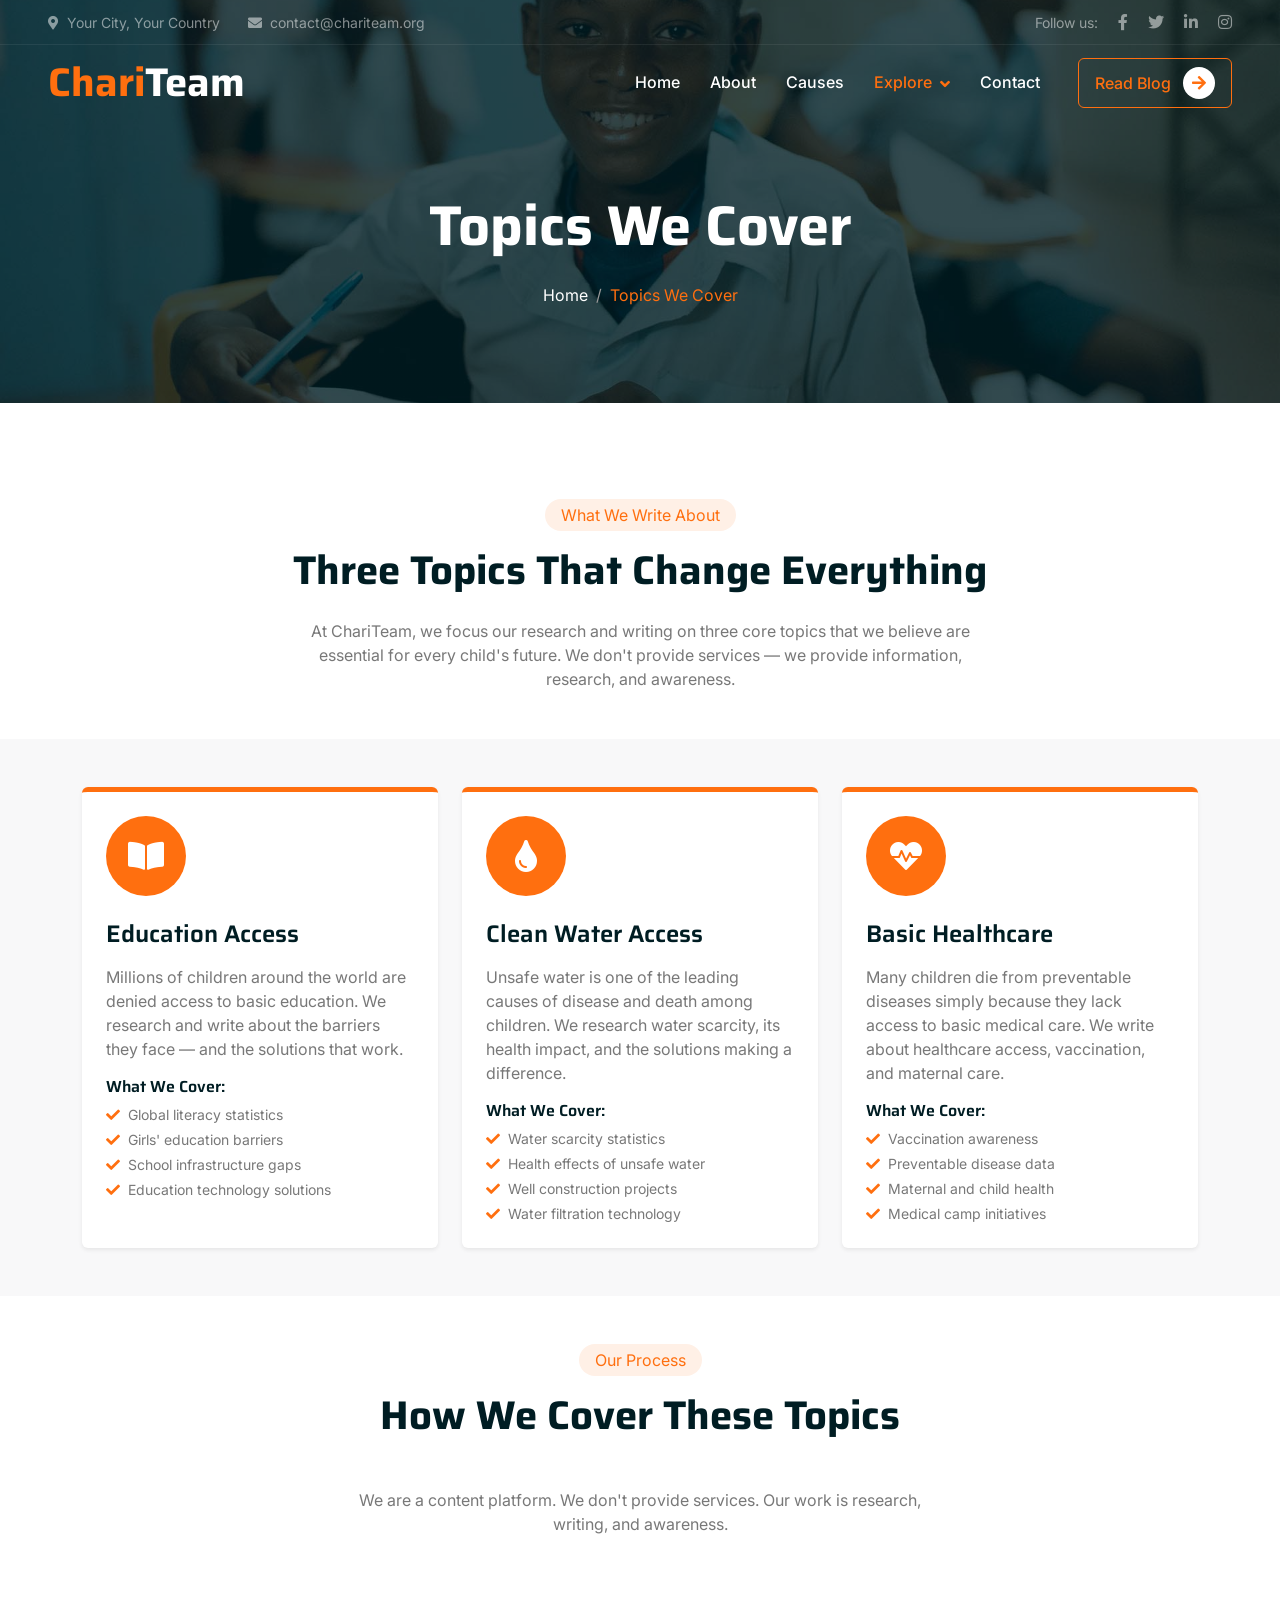
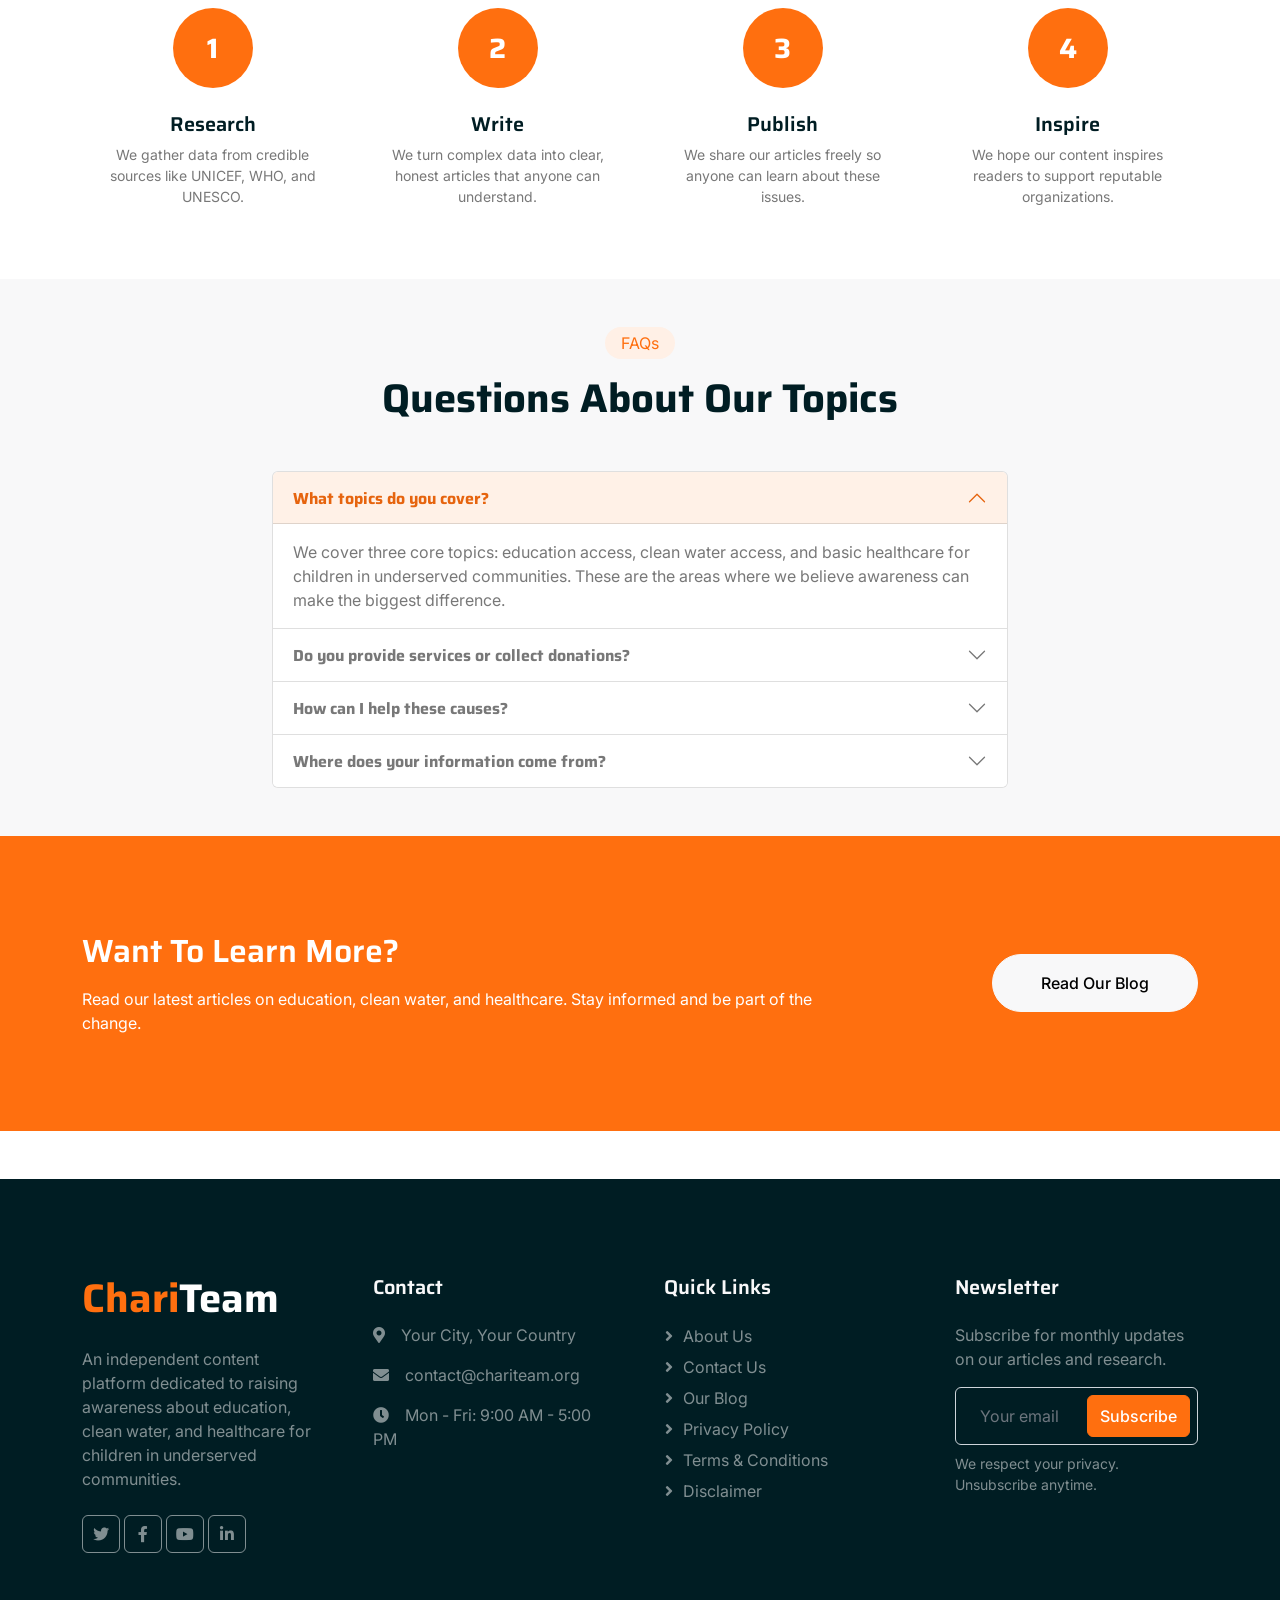
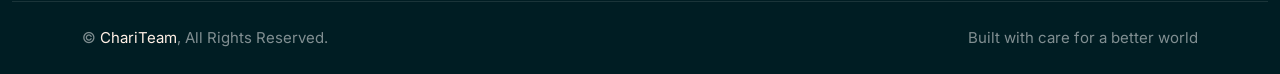
<file: service.html>
<!DOCTYPE html>
<html lang="en">

<head>
    <meta charset="utf-8">
    <title>Topics We Cover - ChariTeam | Education, Clean Water & Healthcare</title>
    <meta content="width=device-width, initial-scale=1.0" name="viewport">
    <meta content="topics, education, clean water, healthcare, awareness, articles, research" name="keywords">
    <meta content="Explore the topics we cover at ChariTeam - education, clean water, and healthcare for children in underserved communities." name="description">

    <!-- Favicon -->
    <link href="img/favicon.ico" rel="icon">

    <!-- Google Web Fonts -->
    <link rel="preconnect" href="https://fonts.googleapis.com">
    <link rel="preconnect" href="https://fonts.gstatic.com" crossorigin>
    <link href="https://fonts.googleapis.com/css2?family=Inter:wght@400;500;600&family=Saira:wght@500;600;700&display=swap" rel="stylesheet">

    <!-- Icon Font Stylesheet -->
    <link href="https://cdnjs.cloudflare.com/ajax/libs/font-awesome/5.10.0/css/all.min.css" rel="stylesheet">
    <link href="https://cdn.jsdelivr.net/npm/bootstrap-icons@1.4.1/font/bootstrap-icons.css" rel="stylesheet">

    <!-- Libraries Stylesheet -->
    <link href="lib/animate/animate.min.css" rel="stylesheet">
    <link href="lib/owlcarousel/assets/owl.carousel.min.css" rel="stylesheet">

    <!-- Bootstrap Stylesheet -->
    <link href="css/bootstrap.min.css" rel="stylesheet">

    <!-- Google AdSense -->
    <script async src="https://pagead2.googlesyndication.com/pagead/js/adsbygoogle.js?client=ca-pub-5177822330952725" crossorigin="anonymous"></script>

    <!-- Template Stylesheet -->
    <link href="css/style.css" rel="stylesheet">
</head>

<body>
    <!-- Spinner Start -->
    <div id="spinner" class="show bg-white position-fixed translate-middle w-100 vh-100 top-50 start-50 d-flex align-items-center justify-content-center">
        <div class="spinner-grow text-primary" role="status"></div>
    </div>
    <!-- Spinner End -->

    <!-- Navbar Start -->
    <div class="container-fluid fixed-top px-0 wow fadeIn" data-wow-delay="0.1s">
        <div class="top-bar text-white-50 row gx-0 align-items-center d-none d-lg-flex">
            <div class="col-lg-6 px-5 text-start">
                <small><i class="fa fa-map-marker-alt me-2"></i>Your City, Your Country</small>
                <small class="ms-4"><i class="fa fa-envelope me-2"></i>contact@chariteam.org</small>
            </div>
            <div class="col-lg-6 px-5 text-end">
                <small>Follow us:</small>
                <a class="text-white-50 ms-3" href="#"><i class="fab fa-facebook-f"></i></a>
                <a class="text-white-50 ms-3" href="#"><i class="fab fa-twitter"></i></a>
                <a class="text-white-50 ms-3" href="#"><i class="fab fa-linkedin-in"></i></a>
                <a class="text-white-50 ms-3" href="#"><i class="fab fa-instagram"></i></a>
            </div>
        </div>

        <nav class="navbar navbar-expand-lg navbar-dark py-lg-0 px-lg-5 wow fadeIn" data-wow-delay="0.1s">
            <a href="index.html" class="navbar-brand ms-4 ms-lg-0">
                <h1 class="fw-bold text-primary m-0">Chari<span class="text-white">Team</span></h1>
            </a>
            <button type="button" class="navbar-toggler me-4" data-bs-toggle="collapse" data-bs-target="#navbarCollapse">
                <span class="navbar-toggler-icon"></span>
            </button>
            <div class="collapse navbar-collapse" id="navbarCollapse">
                <div class="navbar-nav ms-auto p-4 p-lg-0">
                    <a href="index.html" class="nav-item nav-link">Home</a>
                    <a href="about.html" class="nav-item nav-link">About</a>
                    <a href="causes.html" class="nav-item nav-link">Causes</a>
                    <div class="nav-item dropdown">
                        <a href="#" class="nav-link dropdown-toggle active" data-bs-toggle="dropdown">Explore</a>
                        <div class="dropdown-menu m-0">
                            <a href="topics.html" class="dropdown-item active">Topics We Cover</a>
                            <a href="support.html" class="dropdown-item">Support Our Mission</a>
                            <a href="blog.html" class="dropdown-item">Blog</a>
                            <a href="trust.html" class="dropdown-item">Why Trust Us</a>
                        </div>
                    </div>
                    <a href="contact.html" class="nav-item nav-link">Contact</a>
                </div>
                <div class="d-none d-lg-flex ms-2">
                    <a class="btn btn-outline-primary py-2 px-3" href="blog.html">
                        Read Blog
                        <div class="d-inline-flex btn-sm-square bg-white text-primary rounded-circle ms-2">
                            <i class="fa fa-arrow-right"></i>
                        </div>
                    </a>
                </div>
            </div>
        </nav>
    </div>
    <!-- Navbar End -->

    <!-- Page Header Start -->
    <div class="container-fluid page-header mb-5 wow fadeIn" data-wow-delay="0.1s">
        <div class="container text-center">
            <h1 class="display-4 text-white animated slideInDown mb-4">Topics We Cover</h1>
            <nav aria-label="breadcrumb animated slideInDown">
                <ol class="breadcrumb justify-content-center mb-0">
                    <li class="breadcrumb-item"><a class="text-white" href="index.html">Home</a></li>
                    <li class="breadcrumb-item text-primary active" aria-current="page">Topics We Cover</li>
                </ol>
            </nav>
        </div>
    </div>
    <!-- Page Header End -->

    <!-- Introduction Start -->
    <div class="container-xxl py-5">
        <div class="container">
            <div class="text-center mx-auto wow fadeInUp" data-wow-delay="0.1s" style="max-width: 700px;">
                <div class="d-inline-block rounded-pill bg-secondary text-primary py-1 px-3 mb-3">What We Write About</div>
                <h1 class="display-6 mb-4">Three Topics That Change Everything</h1>
                <p class="mb-0">At ChariTeam, we focus our research and writing on three core topics that we believe are essential for every child's future. We don't provide services — we provide information, research, and awareness.</p>
            </div>
        </div>
    </div>
    <!-- Introduction End -->

    <!-- Topics Start -->
    <div class="container-xxl py-5 bg-light">
        <div class="container">
            <div class="row g-4 justify-content-center">
                <!-- Topic 1 - Education -->
                <div class="col-lg-4 col-md-6 wow fadeInUp" data-wow-delay="0.1s">
                    <div class="bg-white p-4 rounded h-100 border-top border-5 border-primary shadow-sm">
                        <div class="bg-primary rounded-circle d-flex align-items-center justify-content-center mb-4" style="width: 80px; height: 80px;">
                            <i class="fas fa-book-open text-white fa-2x"></i>
                        </div>
                        <h4 class="mb-3">Education Access</h4>
                        <p class="mb-3">Millions of children around the world are denied access to basic education. We research and write about the barriers they face — and the solutions that work.</p>
                        <h6 class="mb-2">What We Cover:</h6>
                        <ul class="list-unstyled small mb-0">
                            <li class="mb-1"><i class="fa fa-check text-primary me-2"></i>Global literacy statistics</li>
                            <li class="mb-1"><i class="fa fa-check text-primary me-2"></i>Girls' education barriers</li>
                            <li class="mb-1"><i class="fa fa-check text-primary me-2"></i>School infrastructure gaps</li>
                            <li><i class="fa fa-check text-primary me-2"></i>Education technology solutions</li>
                        </ul>
                    </div>
                </div>
                <!-- Topic 2 - Water -->
                <div class="col-lg-4 col-md-6 wow fadeInUp" data-wow-delay="0.3s">
                    <div class="bg-white p-4 rounded h-100 border-top border-5 border-primary shadow-sm">
                        <div class="bg-primary rounded-circle d-flex align-items-center justify-content-center mb-4" style="width: 80px; height: 80px;">
                            <i class="fas fa-tint text-white fa-2x"></i>
                        </div>
                        <h4 class="mb-3">Clean Water Access</h4>
                        <p class="mb-3">Unsafe water is one of the leading causes of disease and death among children. We research water scarcity, its health impact, and the solutions making a difference.</p>
                        <h6 class="mb-2">What We Cover:</h6>
                        <ul class="list-unstyled small mb-0">
                            <li class="mb-1"><i class="fa fa-check text-primary me-2"></i>Water scarcity statistics</li>
                            <li class="mb-1"><i class="fa fa-check text-primary me-2"></i>Health effects of unsafe water</li>
                            <li class="mb-1"><i class="fa fa-check text-primary me-2"></i>Well construction projects</li>
                            <li><i class="fa fa-check text-primary me-2"></i>Water filtration technology</li>
                        </ul>
                    </div>
                </div>
                <!-- Topic 3 - Healthcare -->
                <div class="col-lg-4 col-md-6 wow fadeInUp" data-wow-delay="0.5s">
                    <div class="bg-white p-4 rounded h-100 border-top border-5 border-primary shadow-sm">
                        <div class="bg-primary rounded-circle d-flex align-items-center justify-content-center mb-4" style="width: 80px; height: 80px;">
                            <i class="fas fa-heartbeat text-white fa-2x"></i>
                        </div>
                        <h4 class="mb-3">Basic Healthcare</h4>
                        <p class="mb-3">Many children die from preventable diseases simply because they lack access to basic medical care. We write about healthcare access, vaccination, and maternal care.</p>
                        <h6 class="mb-2">What We Cover:</h6>
                        <ul class="list-unstyled small mb-0">
                            <li class="mb-1"><i class="fa fa-check text-primary me-2"></i>Vaccination awareness</li>
                            <li class="mb-1"><i class="fa fa-check text-primary me-2"></i>Preventable disease data</li>
                            <li class="mb-1"><i class="fa fa-check text-primary me-2"></i>Maternal and child health</li>
                            <li><i class="fa fa-check text-primary me-2"></i>Medical camp initiatives</li>
                        </ul>
                    </div>
                </div>
            </div>
        </div>
    </div>
    <!-- Topics End -->

    <!-- How We Cover These Topics Start -->
    <div class="container-xxl py-5">
        <div class="container">
            <div class="text-center mx-auto mb-5 wow fadeInUp" data-wow-delay="0.1s" style="max-width: 600px;">
                <div class="d-inline-block rounded-pill bg-secondary text-primary py-1 px-3 mb-3">Our Process</div>
                <h1 class="display-6 mb-5">How We Cover These Topics</h1>
                <p>We are a content platform. We don't provide services. Our work is research, writing, and awareness.</p>
            </div>
            <div class="row g-4">
                <div class="col-lg-3 col-md-6 wow fadeInUp" data-wow-delay="0.1s">
                    <div class="text-center p-4">
                        <div class="btn-square bg-primary rounded-circle mx-auto mb-4 d-flex align-items-center justify-content-center" style="width:80px;height:80px;">
                            <span class="text-white fs-3 fw-bold">1</span>
                        </div>
                        <h5>Research</h5>
                        <p class="small mb-0">We gather data from credible sources like UNICEF, WHO, and UNESCO.</p>
                    </div>
                </div>
                <div class="col-lg-3 col-md-6 wow fadeInUp" data-wow-delay="0.3s">
                    <div class="text-center p-4">
                        <div class="btn-square bg-primary rounded-circle mx-auto mb-4 d-flex align-items-center justify-content-center" style="width:80px;height:80px;">
                            <span class="text-white fs-3 fw-bold">2</span>
                        </div>
                        <h5>Write</h5>
                        <p class="small mb-0">We turn complex data into clear, honest articles that anyone can understand.</p>
                    </div>
                </div>
                <div class="col-lg-3 col-md-6 wow fadeInUp" data-wow-delay="0.5s">
                    <div class="text-center p-4">
                        <div class="btn-square bg-primary rounded-circle mx-auto mb-4 d-flex align-items-center justify-content-center" style="width:80px;height:80px;">
                            <span class="text-white fs-3 fw-bold">3</span>
                        </div>
                        <h5>Publish</h5>
                        <p class="small mb-0">We share our articles freely so anyone can learn about these issues.</p>
                    </div>
                </div>
                <div class="col-lg-3 col-md-6 wow fadeInUp" data-wow-delay="0.7s">
                    <div class="text-center p-4">
                        <div class="btn-square bg-primary rounded-circle mx-auto mb-4 d-flex align-items-center justify-content-center" style="width:80px;height:80px;">
                            <span class="text-white fs-3 fw-bold">4</span>
                        </div>
                        <h5>Inspire</h5>
                        <p class="small mb-0">We hope our content inspires readers to support reputable organizations.</p>
                    </div>
                </div>
            </div>
        </div>
    </div>
    <!-- How We Cover These Topics End -->

    <!-- FAQ Section Start -->
    <div class="container-xxl py-5 bg-light">
        <div class="container">
            <div class="text-center mx-auto wow fadeInUp" data-wow-delay="0.1s" style="max-width: 600px;">
                <div class="d-inline-block rounded-pill bg-secondary text-primary py-1 px-3 mb-3">FAQs</div>
                <h1 class="display-6 mb-5">Questions About Our Topics</h1>
            </div>
            <div class="row justify-content-center">
                <div class="col-lg-8">
                    <div class="accordion" id="faqAccordion">
                        <div class="accordion-item wow fadeInUp" data-wow-delay="0.1s">
                            <h2 class="accordion-header">
                                <button class="accordion-button" type="button" data-bs-toggle="collapse" data-bs-target="#faq1">
                                    <strong>What topics do you cover?</strong>
                                </button>
                            </h2>
                            <div id="faq1" class="accordion-collapse collapse show" data-bs-parent="#faqAccordion">
                                <div class="accordion-body">We cover three core topics: education access, clean water access, and basic healthcare for children in underserved communities. These are the areas where we believe awareness can make the biggest difference.</div>
                            </div>
                        </div>
                        <div class="accordion-item wow fadeInUp" data-wow-delay="0.3s">
                            <h2 class="accordion-header">
                                <button class="accordion-button collapsed" type="button" data-bs-toggle="collapse" data-bs-target="#faq2">
                                    <strong>Do you provide services or collect donations?</strong>
                                </button>
                            </h2>
                            <div id="faq2" class="accordion-collapse collapse" data-bs-parent="#faqAccordion">
                                <div class="accordion-body">No. We are a content platform. We do not provide services, collect donations, or handle funds. Our role is to research, write, and raise awareness.</div>
                            </div>
                        </div>
                        <div class="accordion-item wow fadeInUp" data-wow-delay="0.5s">
                            <h2 class="accordion-header">
                                <button class="accordion-button collapsed" type="button" data-bs-toggle="collapse" data-bs-target="#faq3">
                                    <strong>How can I help these causes?</strong>
                                </button>
                            </h2>
                            <div id="faq3" class="accordion-collapse collapse" data-bs-parent="#faqAccordion">
                                <div class="accordion-body">The best way to help is to support reputable charity organizations that work on these issues. You can also share our articles to raise awareness in your own community.</div>
                            </div>
                        </div>
                        <div class="accordion-item wow fadeInUp" data-wow-delay="0.7s">
                            <h2 class="accordion-header">
                                <button class="accordion-button collapsed" type="button" data-bs-toggle="collapse" data-bs-target="#faq4">
                                    <strong>Where does your information come from?</strong>
                                </button>
                            </h2>
                            <div id="faq4" class="accordion-collapse collapse" data-bs-parent="#faqAccordion">
                                <div class="accordion-body">We use credible sources including reports from UNICEF, WHO, UNESCO, and other international organizations. We also reference academic research and verified news outlets. We always try to link to our sources.</div>
                            </div>
                        </div>
                    </div>
                </div>
            </div>
        </div>
    </div>
    <!-- FAQ Section End -->

    <!-- CTA Section Start -->
    <div class="container-fluid bg-primary py-5">
        <div class="container py-5">
            <div class="row align-items-center">
                <div class="col-lg-8 wow fadeIn" data-wow-delay="0.1s">
                    <h2 class="text-white mb-3">Want To Learn More?</h2>
                    <p class="text-white mb-0">Read our latest articles on education, clean water, and healthcare. Stay informed and be part of the change.</p>
                </div>
                <div class="col-lg-4 text-lg-end wow fadeIn" data-wow-delay="0.3s">
                    <a href="blog.html" class="btn btn-light rounded-pill py-3 px-5">Read Our Blog</a>
                </div>
            </div>
        </div>
    </div>
    <!-- CTA Section End -->

    <!-- Footer Start -->
    <div class="container-fluid bg-dark text-white-50 footer mt-5 pt-5 wow fadeIn" data-wow-delay="0.1s">
        <div class="container py-5">
            <div class="row g-5">
                <div class="col-lg-3 col-md-6">
                    <h1 class="fw-bold text-primary mb-4">Chari<span class="text-white">Team</span></h1>
                    <p>An independent content platform dedicated to raising awareness about education, clean water, and healthcare for children in underserved communities.</p>
                    <div class="d-flex pt-2">
                        <a class="btn btn-square me-1" href="#"><i class="fab fa-twitter"></i></a>
                        <a class="btn btn-square me-1" href="#"><i class="fab fa-facebook-f"></i></a>
                        <a class="btn btn-square me-1" href="#"><i class="fab fa-youtube"></i></a>
                        <a class="btn btn-square me-0" href="#"><i class="fab fa-linkedin-in"></i></a>
                    </div>
                </div>
                <div class="col-lg-3 col-md-6">
                    <h5 class="text-light mb-4">Contact</h5>
                    <p><i class="fa fa-map-marker-alt me-3"></i>Your City, Your Country</p>
                    <p><i class="fa fa-envelope me-3"></i>contact@chariteam.org</p>
                    <p><i class="fa fa-clock me-3"></i>Mon - Fri: 9:00 AM - 5:00 PM</p>
                </div>
                <div class="col-lg-3 col-md-6">
                    <h5 class="text-light mb-4">Quick Links</h5>
                    <a class="btn btn-link" href="about.html">About Us</a>
                    <a class="btn btn-link" href="contact.html">Contact Us</a>
                    <a class="btn btn-link" href="blog.html">Our Blog</a>
                    <a class="btn btn-link" href="privacy-policy.html">Privacy Policy</a>
                    <a class="btn btn-link" href="terms.html">Terms & Conditions</a>
                    <a class="btn btn-link" href="disclaimer.html">Disclaimer</a>
                </div>
                <div class="col-lg-3 col-md-6">
                    <h5 class="text-light mb-4">Newsletter</h5>
                    <p>Subscribe for monthly updates on our articles and research.</p>
                    <div class="position-relative mx-auto" style="max-width: 400px;">
                        <input class="form-control bg-transparent w-100 py-3 ps-4 pe-5" type="email" placeholder="Your email">
                        <button type="button" class="btn btn-primary py-2 position-absolute top-0 end-0 mt-2 me-2">Subscribe</button>
                    </div>
                    <small class="d-block mt-2">We respect your privacy. Unsubscribe anytime.</small>
                </div>
            </div>
        </div>
        <div class="container-fluid copyright">
            <div class="container">
                <div class="row">
                    <div class="col-md-6 text-center text-md-start mb-3 mb-md-0">
                        &copy; <a href="index.html">ChariTeam</a>, All Rights Reserved.
                    </div>
                    <div class="col-md-6 text-center text-md-end">
                        Built with care for a better world
                    </div>
                </div>
            </div>
        </div>
    </div>
    <!-- Footer End -->

    <!-- Back to Top -->
    <a href="#" class="btn btn-lg btn-primary btn-lg-square back-to-top"><i class="bi bi-arrow-up"></i></a>

    <!-- JavaScript Libraries -->
    <script src="https://code.jquery.com/jquery-3.4.1.min.js"></script>
    <script src="https://cdn.jsdelivr.net/npm/bootstrap@5.0.0/dist/js/bootstrap.bundle.min.js"></script>
    <script src="lib/wow/wow.min.js"></script>
    <script src="lib/easing/easing.min.js"></script>
    <script src="lib/waypoints/waypoints.min.js"></script>
    <script src="lib/owlcarousel/owl.carousel.min.js"></script>
    <script src="lib/parallax/parallax.min.js"></script>
    <script src="js/main.js"></script>
</body>

</html>
</file>
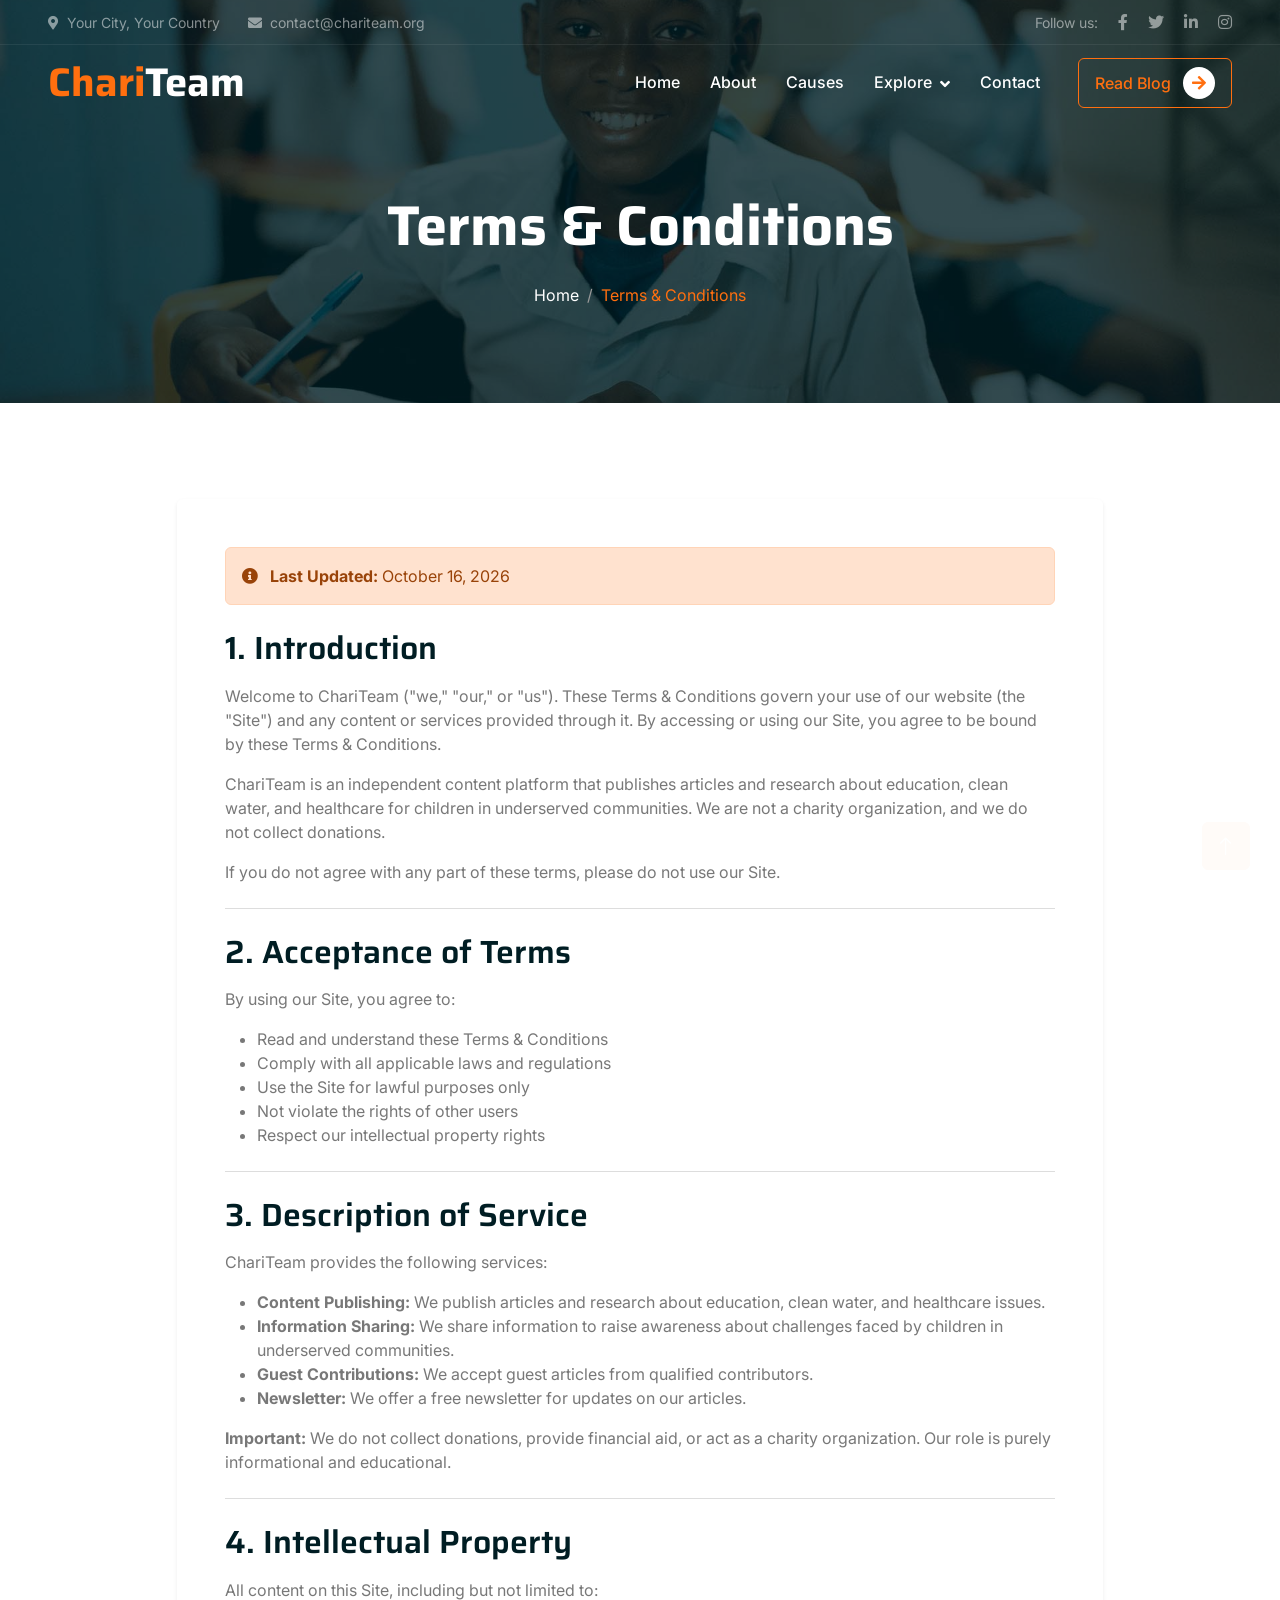
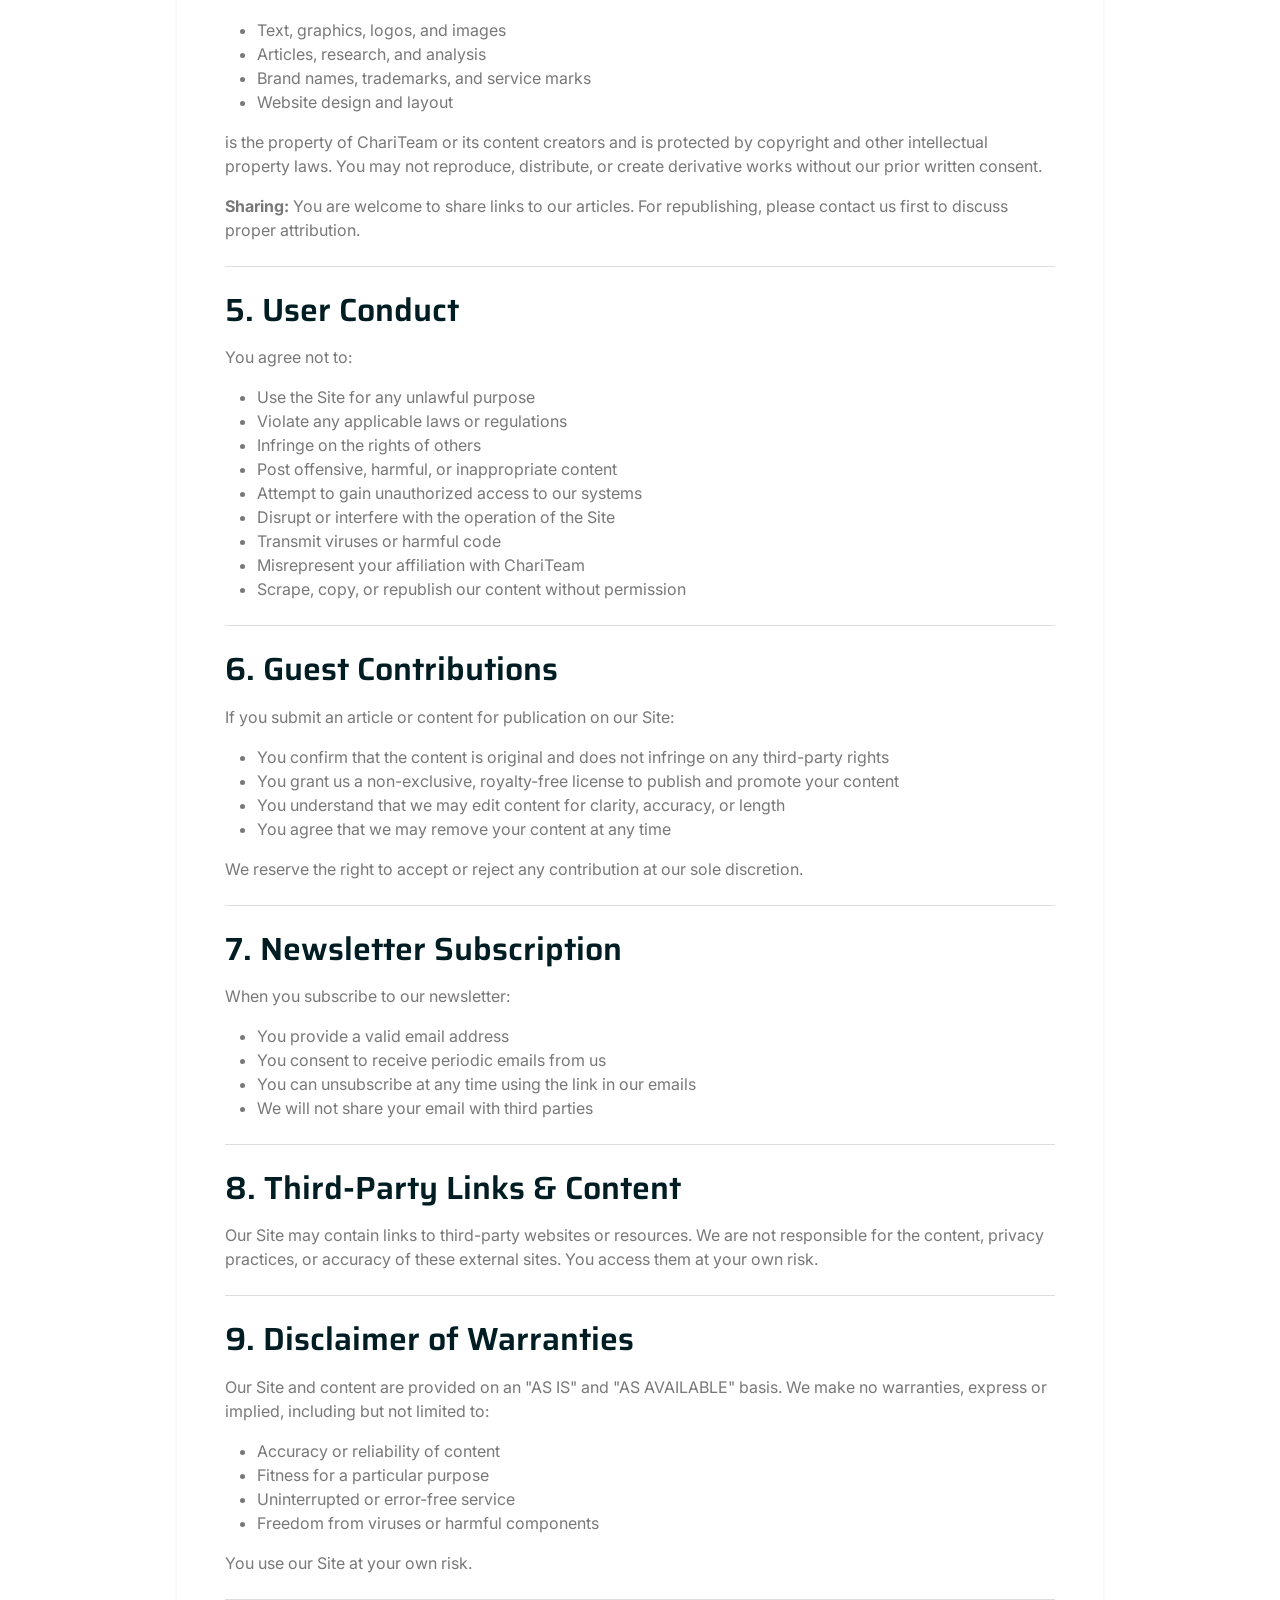
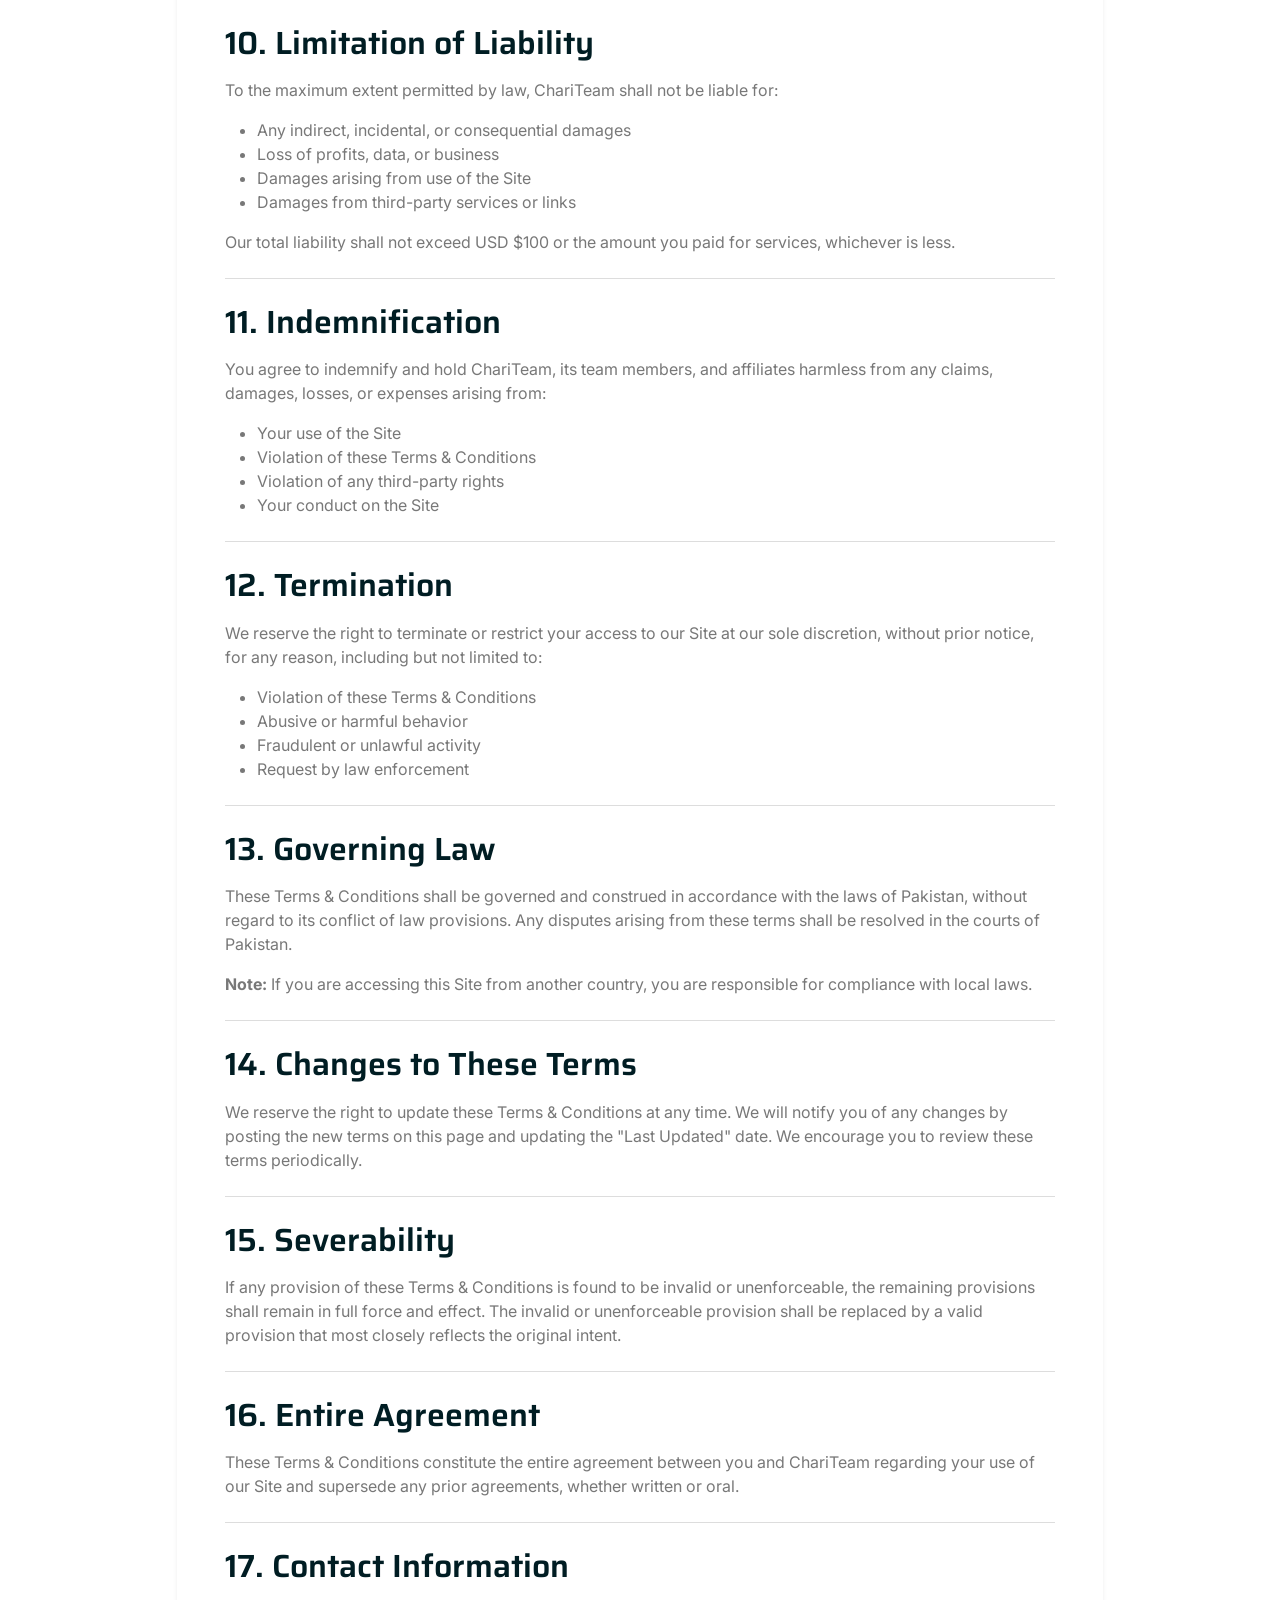
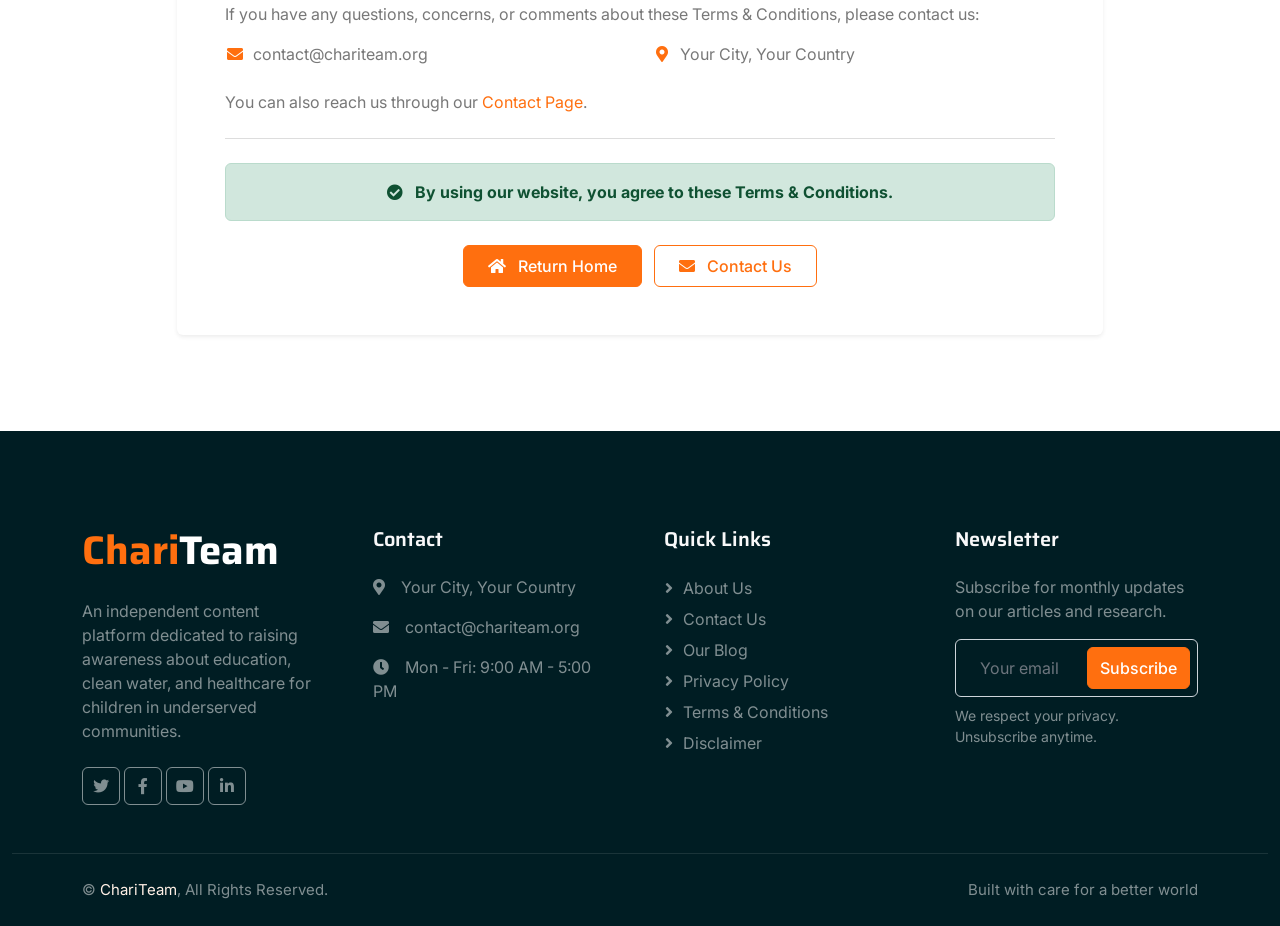
<file: team.html>
<!DOCTYPE html>
<html lang="en">

<head>
    <meta charset="utf-8">
    <title>Terms & Conditions - ChariTeam | Rules For Using Our Platform</title>
    <meta content="width=device-width, initial-scale=1.0" name="viewport">
    <meta content="terms and conditions, website terms, content platform terms, user agreement" name="keywords">
    <meta content="Read ChariTeam's Terms & Conditions. Learn about our policies, user responsibilities, and legal terms for using our content platform." name="description">

    <!-- Favicon -->
    <link href="img/favicon.ico" rel="icon">

    <!-- Google Web Fonts -->
    <link rel="preconnect" href="https://fonts.googleapis.com">
    <link rel="preconnect" href="https://fonts.gstatic.com" crossorigin>
    <link href="https://fonts.googleapis.com/css2?family=Inter:wght@400;500;600&family=Saira:wght@500;600;700&display=swap" rel="stylesheet">

    <!-- Icon Font Stylesheet -->
    <link href="https://cdnjs.cloudflare.com/ajax/libs/font-awesome/5.10.0/css/all.min.css" rel="stylesheet">
    <link href="https://cdn.jsdelivr.net/npm/bootstrap-icons@1.4.1/font/bootstrap-icons.css" rel="stylesheet">

    <!-- Libraries Stylesheet -->
    <link href="lib/animate/animate.min.css" rel="stylesheet">
    <link href="lib/owlcarousel/assets/owl.carousel.min.css" rel="stylesheet">

    <!-- Bootstrap Stylesheet -->
    <link href="css/bootstrap.min.css" rel="stylesheet">

    <!-- Google AdSense -->
    <script async src="https://pagead2.googlesyndication.com/pagead/js/adsbygoogle.js?client=ca-pub-5177822330952725" crossorigin="anonymous"></script>

    <!-- Template Stylesheet -->
    <link href="css/style.css" rel="stylesheet">
</head>

<body>
    <!-- Spinner Start -->
    <div id="spinner" class="show bg-white position-fixed translate-middle w-100 vh-100 top-50 start-50 d-flex align-items-center justify-content-center">
        <div class="spinner-grow text-primary" role="status"></div>
    </div>
    <!-- Spinner End -->

    <!-- Navbar Start -->
    <div class="container-fluid fixed-top px-0 wow fadeIn" data-wow-delay="0.1s">
        <div class="top-bar text-white-50 row gx-0 align-items-center d-none d-lg-flex">
            <div class="col-lg-6 px-5 text-start">
                <small><i class="fa fa-map-marker-alt me-2"></i>Your City, Your Country</small>
                <small class="ms-4"><i class="fa fa-envelope me-2"></i>contact@chariteam.org</small>
            </div>
            <div class="col-lg-6 px-5 text-end">
                <small>Follow us:</small>
                <a class="text-white-50 ms-3" href="#"><i class="fab fa-facebook-f"></i></a>
                <a class="text-white-50 ms-3" href="#"><i class="fab fa-twitter"></i></a>
                <a class="text-white-50 ms-3" href="#"><i class="fab fa-linkedin-in"></i></a>
                <a class="text-white-50 ms-3" href="#"><i class="fab fa-instagram"></i></a>
            </div>
        </div>

        <nav class="navbar navbar-expand-lg navbar-dark py-lg-0 px-lg-5 wow fadeIn" data-wow-delay="0.1s">
            <a href="index.html" class="navbar-brand ms-4 ms-lg-0">
                <h1 class="fw-bold text-primary m-0">Chari<span class="text-white">Team</span></h1>
            </a>
            <button type="button" class="navbar-toggler me-4" data-bs-toggle="collapse" data-bs-target="#navbarCollapse">
                <span class="navbar-toggler-icon"></span>
            </button>
            <div class="collapse navbar-collapse" id="navbarCollapse">
                <div class="navbar-nav ms-auto p-4 p-lg-0">
                    <a href="index.html" class="nav-item nav-link">Home</a>
                    <a href="about.html" class="nav-item nav-link">About</a>
                    <a href="causes.html" class="nav-item nav-link">Causes</a>
                    <div class="nav-item dropdown">
                        <a href="#" class="nav-link dropdown-toggle" data-bs-toggle="dropdown">Explore</a>
                        <div class="dropdown-menu m-0">
                            <a href="topics.html" class="dropdown-item">Topics We Cover</a>
                            <a href="support.html" class="dropdown-item">Support Our Mission</a>
                            <a href="blog.html" class="dropdown-item">Blog</a>
                            <a href="trust.html" class="dropdown-item">Why Trust Us</a>
                        </div>
                    </div>
                    <a href="contact.html" class="nav-item nav-link">Contact</a>
                </div>
                <div class="d-none d-lg-flex ms-2">
                    <a class="btn btn-outline-primary py-2 px-3" href="blog.html">
                        Read Blog
                        <div class="d-inline-flex btn-sm-square bg-white text-primary rounded-circle ms-2">
                            <i class="fa fa-arrow-right"></i>
                        </div>
                    </a>
                </div>
            </div>
        </nav>
    </div>
    <!-- Navbar End -->

    <!-- Page Header Start -->
    <div class="container-fluid page-header mb-5 wow fadeIn" data-wow-delay="0.1s">
        <div class="container text-center">
            <h1 class="display-4 text-white animated slideInDown mb-4">Terms & Conditions</h1>
            <nav aria-label="breadcrumb animated slideInDown">
                <ol class="breadcrumb justify-content-center mb-0">
                    <li class="breadcrumb-item"><a class="text-white" href="index.html">Home</a></li>
                    <li class="breadcrumb-item text-primary active" aria-current="page">Terms & Conditions</li>
                </ol>
            </nav>
        </div>
    </div>
    <!-- Page Header End -->

    <!-- Terms Content Start -->
    <div class="container-xxl py-5">
        <div class="container">
            <div class="row justify-content-center">
                <div class="col-lg-10">
                    <div class="bg-white p-5 rounded shadow-sm wow fadeInUp" data-wow-delay="0.1s">

                        <!-- Last Updated -->
                        <div class="alert alert-primary mb-4">
                            <i class="fas fa-info-circle me-2"></i>
                            <strong>Last Updated:</strong> October 16, 2026
                        </div>

                        <!-- Introduction -->
                        <h2 class="mb-3">1. Introduction</h2>
                        <p>Welcome to ChariTeam ("we," "our," or "us"). These Terms & Conditions govern your use of our website (the "Site") and any content or services provided through it. By accessing or using our Site, you agree to be bound by these Terms & Conditions.</p>
                        <p>ChariTeam is an independent content platform that publishes articles and research about education, clean water, and healthcare for children in underserved communities. We are not a charity organization, and we do not collect donations.</p>
                        <p>If you do not agree with any part of these terms, please do not use our Site.</p>

                        <hr class="my-4">

                        <!-- Acceptance of Terms -->
                        <h2 class="mb-3">2. Acceptance of Terms</h2>
                        <p>By using our Site, you agree to:</p>
                        <ul>
                            <li>Read and understand these Terms & Conditions</li>
                            <li>Comply with all applicable laws and regulations</li>
                            <li>Use the Site for lawful purposes only</li>
                            <li>Not violate the rights of other users</li>
                            <li>Respect our intellectual property rights</li>
                        </ul>

                        <hr class="my-4">

                        <!-- Description of Service -->
                        <h2 class="mb-3">3. Description of Service</h2>
                        <p>ChariTeam provides the following services:</p>
                        <ul>
                            <li><strong>Content Publishing:</strong> We publish articles and research about education, clean water, and healthcare issues.</li>
                            <li><strong>Information Sharing:</strong> We share information to raise awareness about challenges faced by children in underserved communities.</li>
                            <li><strong>Guest Contributions:</strong> We accept guest articles from qualified contributors.</li>
                            <li><strong>Newsletter:</strong> We offer a free newsletter for updates on our articles.</li>
                        </ul>
                        <p><strong>Important:</strong> We do not collect donations, provide financial aid, or act as a charity organization. Our role is purely informational and educational.</p>

                        <hr class="my-4">

                        <!-- Intellectual Property -->
                        <h2 class="mb-3">4. Intellectual Property</h2>
                        <p>All content on this Site, including but not limited to:</p>
                        <ul>
                            <li>Text, graphics, logos, and images</li>
                            <li>Articles, research, and analysis</li>
                            <li>Brand names, trademarks, and service marks</li>
                            <li>Website design and layout</li>
                        </ul>
                        <p>is the property of ChariTeam or its content creators and is protected by copyright and other intellectual property laws. You may not reproduce, distribute, or create derivative works without our prior written consent.</p>
                        <p><strong>Sharing:</strong> You are welcome to share links to our articles. For republishing, please contact us first to discuss proper attribution.</p>

                        <hr class="my-4">

                        <!-- User Conduct -->
                        <h2 class="mb-3">5. User Conduct</h2>
                        <p>You agree not to:</p>
                        <ul>
                            <li>Use the Site for any unlawful purpose</li>
                            <li>Violate any applicable laws or regulations</li>
                            <li>Infringe on the rights of others</li>
                            <li>Post offensive, harmful, or inappropriate content</li>
                            <li>Attempt to gain unauthorized access to our systems</li>
                            <li>Disrupt or interfere with the operation of the Site</li>
                            <li>Transmit viruses or harmful code</li>
                            <li>Misrepresent your affiliation with ChariTeam</li>
                            <li>Scrape, copy, or republish our content without permission</li>
                        </ul>

                        <hr class="my-4">

                        <!-- Guest Contributions -->
                        <h2 class="mb-3">6. Guest Contributions</h2>
                        <p>If you submit an article or content for publication on our Site:</p>
                        <ul>
                            <li>You confirm that the content is original and does not infringe on any third-party rights</li>
                            <li>You grant us a non-exclusive, royalty-free license to publish and promote your content</li>
                            <li>You understand that we may edit content for clarity, accuracy, or length</li>
                            <li>You agree that we may remove your content at any time</li>
                        </ul>
                        <p>We reserve the right to accept or reject any contribution at our sole discretion.</p>

                        <hr class="my-4">

                        <!-- Newsletter -->
                        <h2 class="mb-3">7. Newsletter Subscription</h2>
                        <p>When you subscribe to our newsletter:</p>
                        <ul>
                            <li>You provide a valid email address</li>
                            <li>You consent to receive periodic emails from us</li>
                            <li>You can unsubscribe at any time using the link in our emails</li>
                            <li>We will not share your email with third parties</li>
                        </ul>

                        <hr class="my-4">

                        <!-- Third-Party Links -->
                        <h2 class="mb-3">8. Third-Party Links & Content</h2>
                        <p>Our Site may contain links to third-party websites or resources. We are not responsible for the content, privacy practices, or accuracy of these external sites. You access them at your own risk.</p>

                        <hr class="my-4">

                        <!-- Disclaimer of Warranties -->
                        <h2 class="mb-3">9. Disclaimer of Warranties</h2>
                        <p>Our Site and content are provided on an "AS IS" and "AS AVAILABLE" basis. We make no warranties, express or implied, including but not limited to:</p>
                        <ul>
                            <li>Accuracy or reliability of content</li>
                            <li>Fitness for a particular purpose</li>
                            <li>Uninterrupted or error-free service</li>
                            <li>Freedom from viruses or harmful components</li>
                        </ul>
                        <p>You use our Site at your own risk.</p>

                        <hr class="my-4">

                        <!-- Limitation of Liability -->
                        <h2 class="mb-3">10. Limitation of Liability</h2>
                        <p>To the maximum extent permitted by law, ChariTeam shall not be liable for:</p>
                        <ul>
                            <li>Any indirect, incidental, or consequential damages</li>
                            <li>Loss of profits, data, or business</li>
                            <li>Damages arising from use of the Site</li>
                            <li>Damages from third-party services or links</li>
                        </ul>
                        <p>Our total liability shall not exceed USD $100 or the amount you paid for services, whichever is less.</p>

                        <hr class="my-4">

                        <!-- Indemnification -->
                        <h2 class="mb-3">11. Indemnification</h2>
                        <p>You agree to indemnify and hold ChariTeam, its team members, and affiliates harmless from any claims, damages, losses, or expenses arising from:</p>
                        <ul>
                            <li>Your use of the Site</li>
                            <li>Violation of these Terms & Conditions</li>
                            <li>Violation of any third-party rights</li>
                            <li>Your conduct on the Site</li>
                        </ul>

                        <hr class="my-4">

                        <!-- Termination -->
                        <h2 class="mb-3">12. Termination</h2>
                        <p>We reserve the right to terminate or restrict your access to our Site at our sole discretion, without prior notice, for any reason, including but not limited to:</p>
                        <ul>
                            <li>Violation of these Terms & Conditions</li>
                            <li>Abusive or harmful behavior</li>
                            <li>Fraudulent or unlawful activity</li>
                            <li>Request by law enforcement</li>
                        </ul>

                        <hr class="my-4">

                        <!-- Governing Law -->
                        <h2 class="mb-3">13. Governing Law</h2>
                        <p>These Terms & Conditions shall be governed and construed in accordance with the laws of Pakistan, without regard to its conflict of law provisions. Any disputes arising from these terms shall be resolved in the courts of Pakistan.</p>
                        <p><strong>Note:</strong> If you are accessing this Site from another country, you are responsible for compliance with local laws.</p>

                        <hr class="my-4">

                        <!-- Changes to Terms -->
                        <h2 class="mb-3">14. Changes to These Terms</h2>
                        <p>We reserve the right to update these Terms & Conditions at any time. We will notify you of any changes by posting the new terms on this page and updating the "Last Updated" date. We encourage you to review these terms periodically.</p>

                        <hr class="my-4">

                        <!-- Severability -->
                        <h2 class="mb-3">15. Severability</h2>
                        <p>If any provision of these Terms & Conditions is found to be invalid or unenforceable, the remaining provisions shall remain in full force and effect. The invalid or unenforceable provision shall be replaced by a valid provision that most closely reflects the original intent.</p>

                        <hr class="my-4">

                        <!-- Entire Agreement -->
                        <h2 class="mb-3">16. Entire Agreement</h2>
                        <p>These Terms & Conditions constitute the entire agreement between you and ChariTeam regarding your use of our Site and supersede any prior agreements, whether written or oral.</p>

                        <hr class="my-4">

                        <!-- Contact Information -->
                        <h2 class="mb-3">17. Contact Information</h2>
                        <p>If you have any questions, concerns, or comments about these Terms & Conditions, please contact us:</p>
                        <div class="row mt-3">
                            <div class="col-md-6 mb-3">
                                <div class="d-flex">
                                    <i class="fas fa-envelope text-primary fa-fw mt-1 me-2"></i>
                                    <span>contact@chariteam.org</span>
                                </div>
                            </div>
                            <div class="col-md-6 mb-3">
                                <div class="d-flex">
                                    <i class="fas fa-map-marker-alt text-primary fa-fw mt-1 me-2"></i>
                                    <span>Your City, Your Country</span>
                                </div>
                            </div>
                        </div>
                        <p class="mt-2">You can also reach us through our <a href="contact.html" class="text-primary">Contact Page</a>.</p>

                        <hr class="my-4">

                        <!-- Agreement -->
                        <div class="alert alert-success text-center">
                            <i class="fas fa-check-circle me-2"></i>
                            <strong>By using our website, you agree to these Terms & Conditions.</strong>
                        </div>

                        <div class="text-center mt-4">
                            <a href="index.html" class="btn btn-primary py-2 px-4 me-2">
                                <i class="fas fa-home me-2"></i> Return Home
                            </a>
                            <a href="contact.html" class="btn btn-outline-primary py-2 px-4">
                                <i class="fas fa-envelope me-2"></i> Contact Us
                            </a>
                        </div>
                    </div>
                </div>
            </div>
        </div>
    </div>
    <!-- Terms Content End -->

    <!-- Footer Start -->
    <div class="container-fluid bg-dark text-white-50 footer mt-5 pt-5 wow fadeIn" data-wow-delay="0.1s">
        <div class="container py-5">
            <div class="row g-5">
                <div class="col-lg-3 col-md-6">
                    <h1 class="fw-bold text-primary mb-4">Chari<span class="text-white">Team</span></h1>
                    <p>An independent content platform dedicated to raising awareness about education, clean water, and healthcare for children in underserved communities.</p>
                    <div class="d-flex pt-2">
                        <a class="btn btn-square me-1" href="#"><i class="fab fa-twitter"></i></a>
                        <a class="btn btn-square me-1" href="#"><i class="fab fa-facebook-f"></i></a>
                        <a class="btn btn-square me-1" href="#"><i class="fab fa-youtube"></i></a>
                        <a class="btn btn-square me-0" href="#"><i class="fab fa-linkedin-in"></i></a>
                    </div>
                </div>
                <div class="col-lg-3 col-md-6">
                    <h5 class="text-light mb-4">Contact</h5>
                    <p><i class="fa fa-map-marker-alt me-3"></i>Your City, Your Country</p>
                    <p><i class="fa fa-envelope me-3"></i>contact@chariteam.org</p>
                    <p><i class="fa fa-clock me-3"></i>Mon - Fri: 9:00 AM - 5:00 PM</p>
                </div>
                <div class="col-lg-3 col-md-6">
                    <h5 class="text-light mb-4">Quick Links</h5>
                    <a class="btn btn-link" href="about.html">About Us</a>
                    <a class="btn btn-link" href="contact.html">Contact Us</a>
                    <a class="btn btn-link" href="blog.html">Our Blog</a>
                    <a class="btn btn-link" href="privacy-policy.html">Privacy Policy</a>
                    <a class="btn btn-link" href="terms.html">Terms & Conditions</a>
                    <a class="btn btn-link" href="disclaimer.html">Disclaimer</a>
                </div>
                <div class="col-lg-3 col-md-6">
                    <h5 class="text-light mb-4">Newsletter</h5>
                    <p>Subscribe for monthly updates on our articles and research.</p>
                    <div class="position-relative mx-auto" style="max-width: 400px;">
                        <input class="form-control bg-transparent w-100 py-3 ps-4 pe-5" type="email" placeholder="Your email">
                        <button type="button" class="btn btn-primary py-2 position-absolute top-0 end-0 mt-2 me-2">Subscribe</button>
                    </div>
                    <small class="d-block mt-2">We respect your privacy. Unsubscribe anytime.</small>
                </div>
            </div>
        </div>
        <div class="container-fluid copyright">
            <div class="container">
                <div class="row">
                    <div class="col-md-6 text-center text-md-start mb-3 mb-md-0">
                        &copy; <a href="index.html">ChariTeam</a>, All Rights Reserved.
                    </div>
                    <div class="col-md-6 text-center text-md-end">
                        Built with care for a better world
                    </div>
                </div>
            </div>
        </div>
    </div>
    <!-- Footer End -->

    <!-- Back to Top -->
    <a href="#" class="btn btn-lg btn-primary btn-lg-square back-to-top"><i class="bi bi-arrow-up"></i></a>

    <!-- JavaScript Libraries -->
    <script src="https://code.jquery.com/jquery-3.4.1.min.js"></script>
    <script src="https://cdn.jsdelivr.net/npm/bootstrap@5.0.0/dist/js/bootstrap.bundle.min.js"></script>
    <script src="lib/wow/wow.min.js"></script>
    <script src="lib/easing/easing.min.js"></script>
    <script src="lib/waypoints/waypoints.min.js"></script>
    <script src="lib/owlcarousel/owl.carousel.min.js"></script>
    <script src="lib/parallax/parallax.min.js"></script>
    <script src="js/main.js"></script>
</body>

</html>
</file>
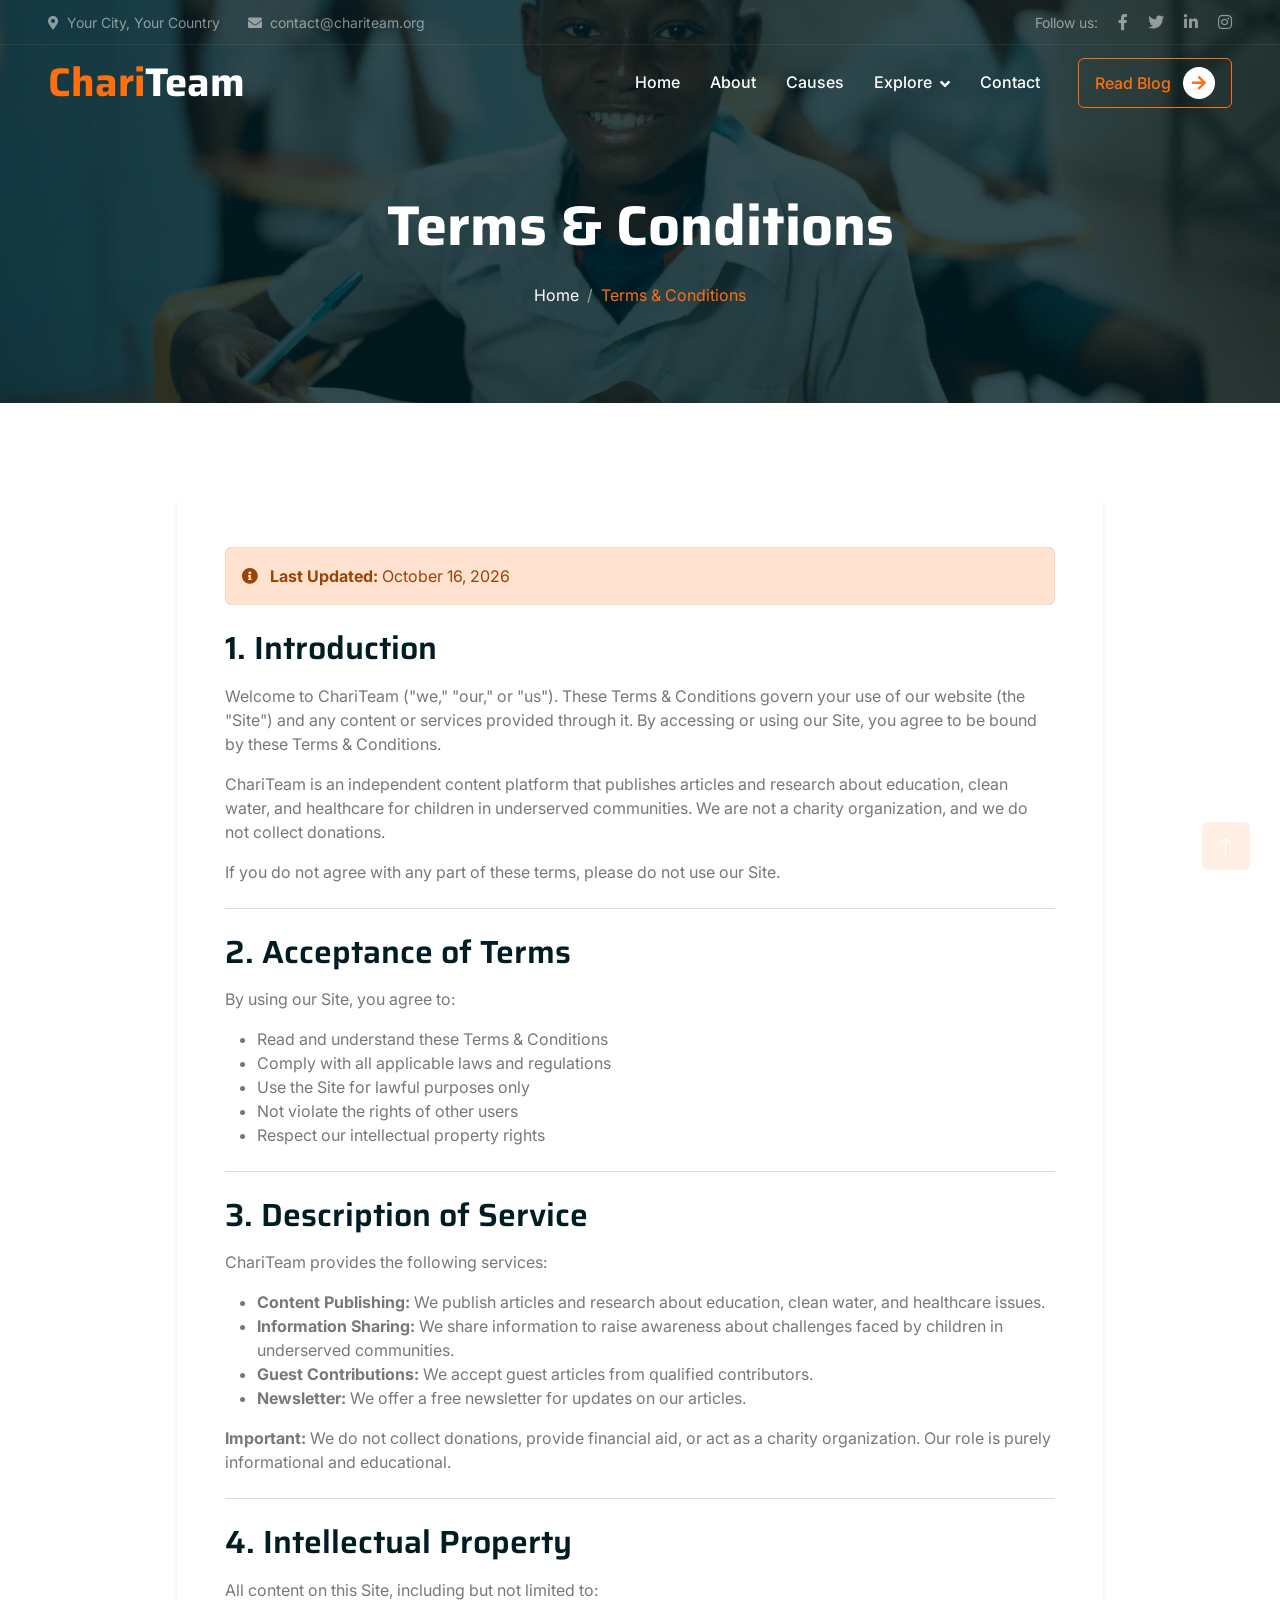
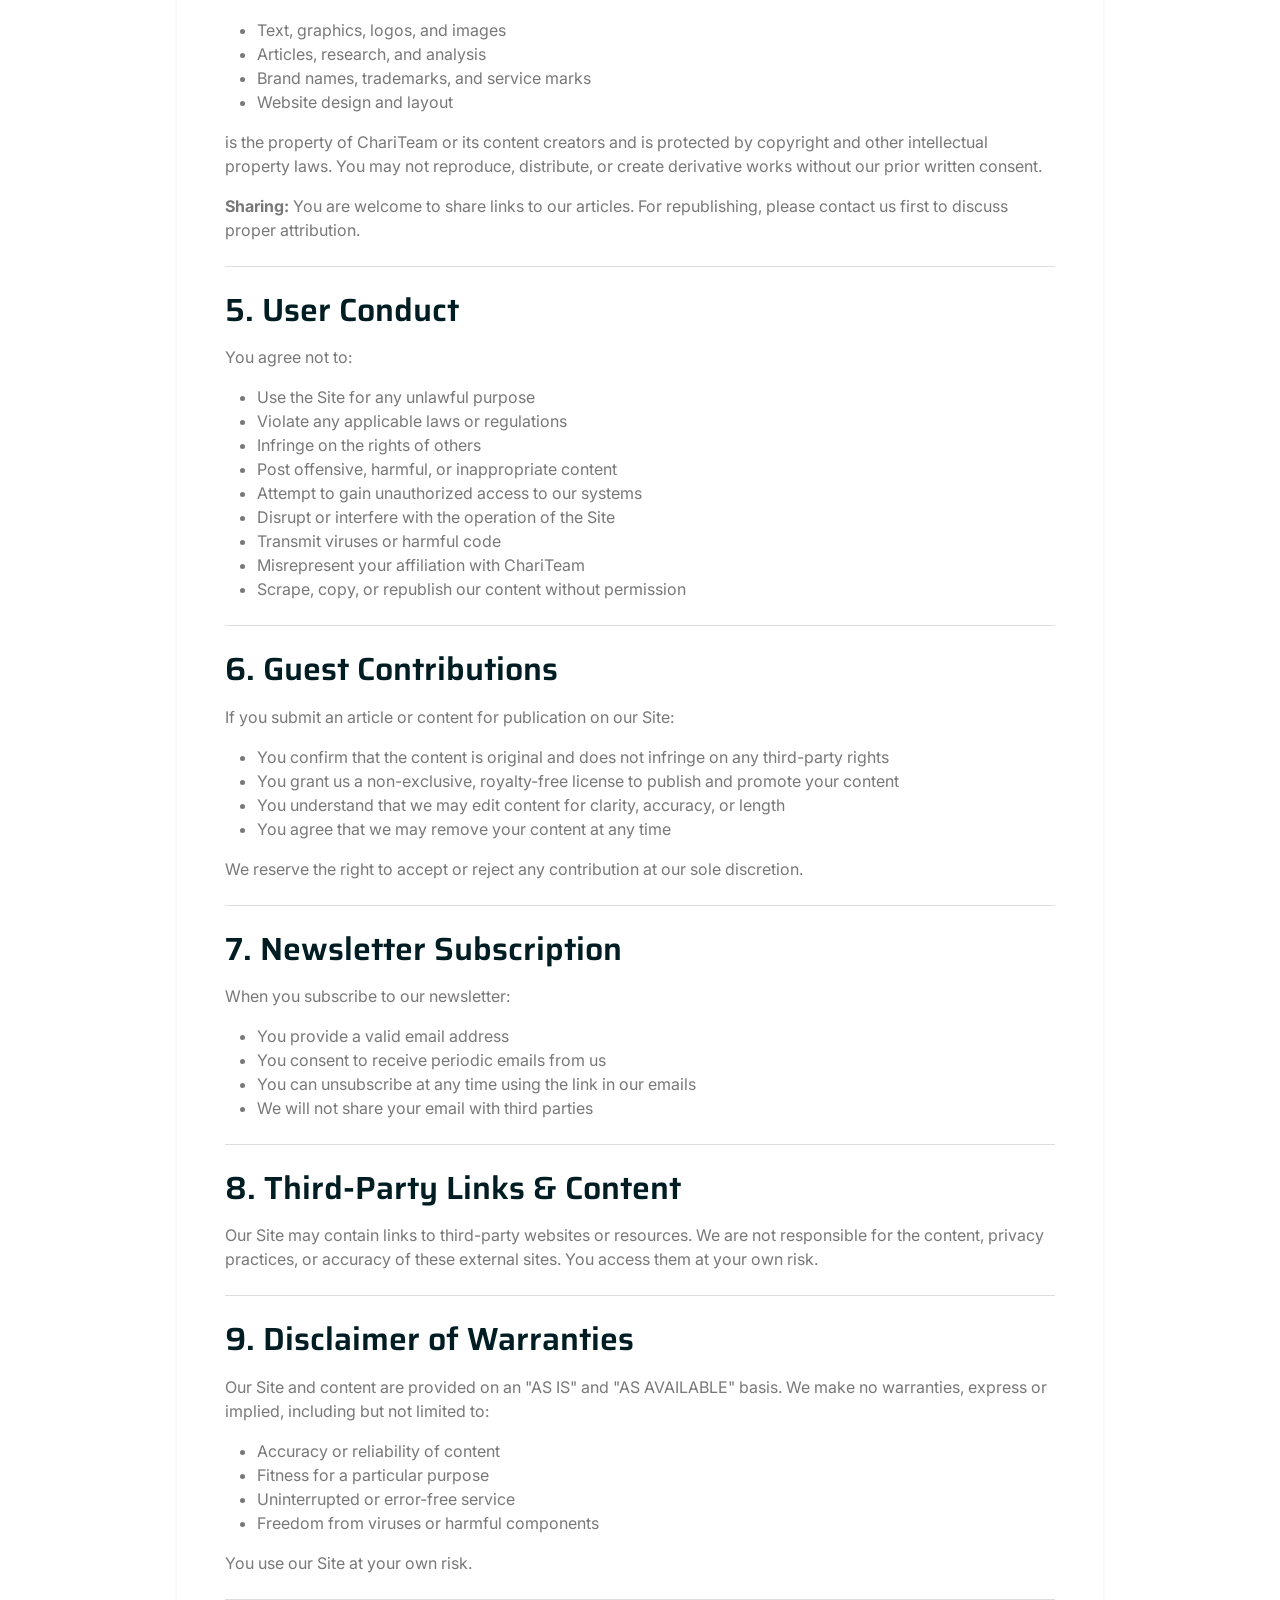
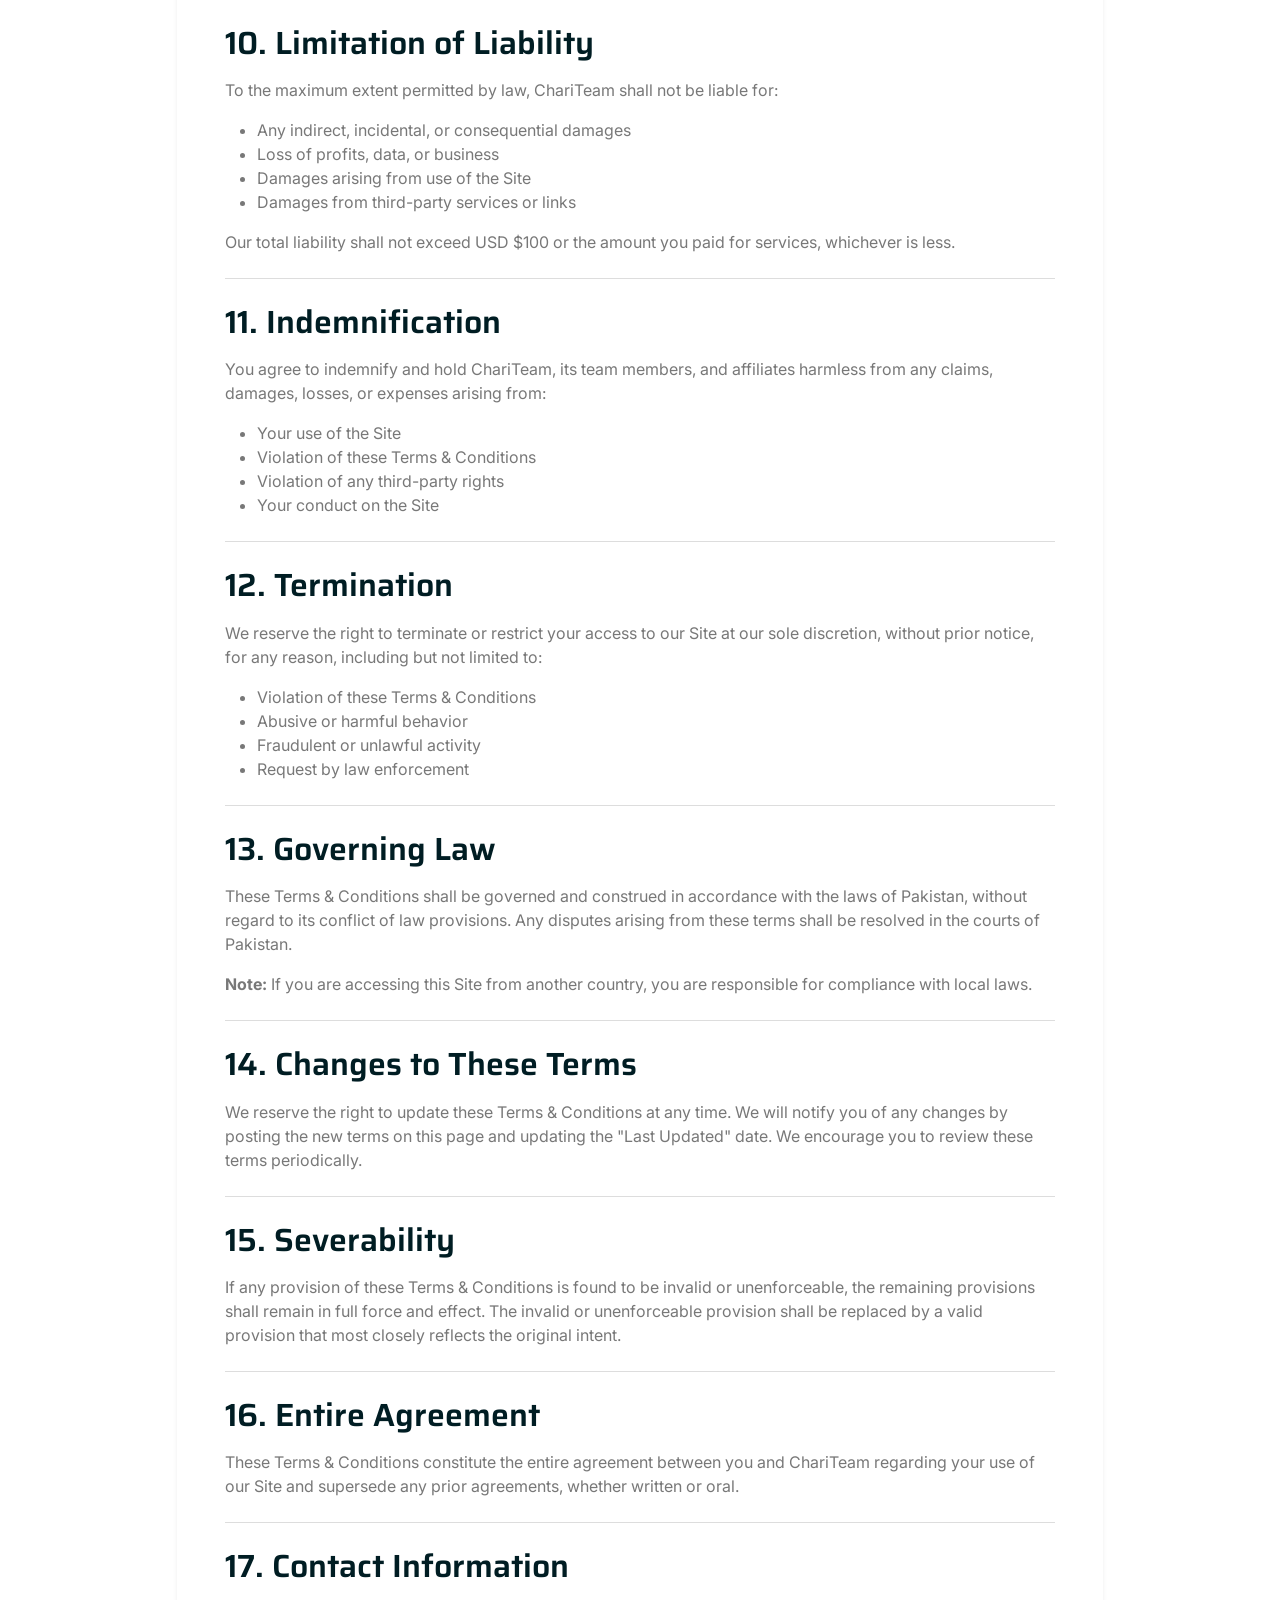
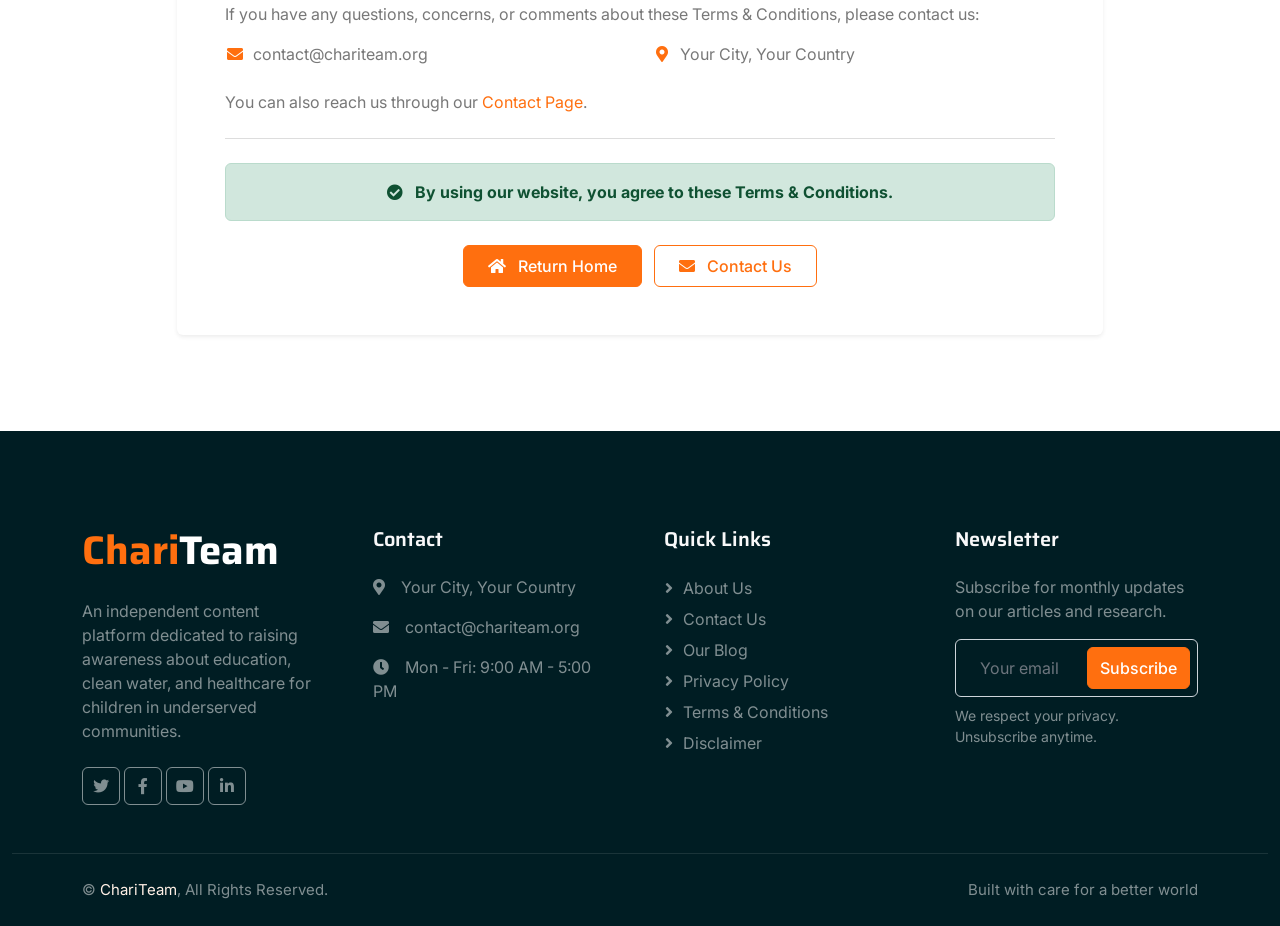
<file: terms.html>
<!DOCTYPE html>
<html lang="en">

<head>
    <meta charset="utf-8">
    <title>Terms & Conditions - ChariTeam</title>
    <meta content="width=device-width, initial-scale=1.0" name="viewport">
    <meta content="terms and conditions, website terms, content platform terms, user agreement" name="keywords">
    <meta content="Read ChariTeam's Terms & Conditions. Learn about our policies, user responsibilities, and legal terms for using our content platform." name="description">

    <!-- Favicon -->
    <link href="img/favicon.ico" rel="icon">

    <!-- Google Web Fonts -->
    <link rel="preconnect" href="https://fonts.googleapis.com">
    <link rel="preconnect" href="https://fonts.gstatic.com" crossorigin>
    <link href="https://fonts.googleapis.com/css2?family=Inter:wght@400;500;600&family=Saira:wght@500;600;700&display=swap" rel="stylesheet">

    <!-- Icon Font Stylesheet -->
    <link href="https://cdnjs.cloudflare.com/ajax/libs/font-awesome/5.10.0/css/all.min.css" rel="stylesheet">
    <link href="https://cdn.jsdelivr.net/npm/bootstrap-icons@1.4.1/font/bootstrap-icons.css" rel="stylesheet">

    <!-- Libraries Stylesheet -->
    <link href="lib/animate/animate.min.css" rel="stylesheet">
    <link href="lib/owlcarousel/assets/owl.carousel.min.css" rel="stylesheet">

    <!-- Bootstrap Stylesheet -->
    <link href="css/bootstrap.min.css" rel="stylesheet">

    <!-- Google AdSense -->
    <script async src="https://pagead2.googlesyndication.com/pagead/js/adsbygoogle.js?client=ca-pub-5177822330952725" crossorigin="anonymous"></script>

    <!-- Template Stylesheet -->
    <link href="css/style.css" rel="stylesheet">
</head>

<body>
    <!-- Spinner Start -->
    <div id="spinner" class="show bg-white position-fixed translate-middle w-100 vh-100 top-50 start-50 d-flex align-items-center justify-content-center">
        <div class="spinner-grow text-primary" role="status"></div>
    </div>
    <!-- Spinner End -->

    <!-- Navbar Start -->
    <div class="container-fluid fixed-top px-0 wow fadeIn" data-wow-delay="0.1s">
        <div class="top-bar text-white-50 row gx-0 align-items-center d-none d-lg-flex">
            <div class="col-lg-6 px-5 text-start">
                <small><i class="fa fa-map-marker-alt me-2"></i>Your City, Your Country</small>
                <small class="ms-4"><i class="fa fa-envelope me-2"></i>contact@chariteam.org</small>
            </div>
            <div class="col-lg-6 px-5 text-end">
                <small>Follow us:</small>
                <a class="text-white-50 ms-3" href="#"><i class="fab fa-facebook-f"></i></a>
                <a class="text-white-50 ms-3" href="#"><i class="fab fa-twitter"></i></a>
                <a class="text-white-50 ms-3" href="#"><i class="fab fa-linkedin-in"></i></a>
                <a class="text-white-50 ms-3" href="#"><i class="fab fa-instagram"></i></a>
            </div>
        </div>

        <nav class="navbar navbar-expand-lg navbar-dark py-lg-0 px-lg-5 wow fadeIn" data-wow-delay="0.1s">
            <a href="index.html" class="navbar-brand ms-4 ms-lg-0">
                <h1 class="fw-bold text-primary m-0">Chari<span class="text-white">Team</span></h1>
            </a>
            <button type="button" class="navbar-toggler me-4" data-bs-toggle="collapse" data-bs-target="#navbarCollapse">
                <span class="navbar-toggler-icon"></span>
            </button>
            <div class="collapse navbar-collapse" id="navbarCollapse">
                <div class="navbar-nav ms-auto p-4 p-lg-0">
                    <a href="index.html" class="nav-item nav-link">Home</a>
                    <a href="about.html" class="nav-item nav-link">About</a>
                    <a href="causes.html" class="nav-item nav-link">Causes</a>
                    <div class="nav-item dropdown">
                        <a href="#" class="nav-link dropdown-toggle" data-bs-toggle="dropdown">Explore</a>
                        <div class="dropdown-menu m-0">
                            <a href="service.html" class="dropdown-item">Our Programs</a>
                            <a href="donate.html" class="dropdown-item">Support</a>
                            <a href="team.html" class="dropdown-item">Our Team</a>
                            <a href="testimonial.html" class="dropdown-item">Stories</a>
                            <a href="blog.html" class="dropdown-item">Blog</a>
                        </div>
                    </div>
                    <a href="contact.html" class="nav-item nav-link">Contact</a>
                </div>
                <div class="d-none d-lg-flex ms-2">
                    <a class="btn btn-outline-primary py-2 px-3" href="blog.html">
                        Read Blog
                        <div class="d-inline-flex btn-sm-square bg-white text-primary rounded-circle ms-2">
                            <i class="fa fa-arrow-right"></i>
                        </div>
                    </a>
                </div>
            </div>
        </nav>
    </div>
    <!-- Navbar End -->

    <!-- Page Header Start -->
    <div class="container-fluid page-header mb-5 wow fadeIn" data-wow-delay="0.1s">
        <div class="container text-center">
            <h1 class="display-4 text-white animated slideInDown mb-4">Terms & Conditions</h1>
            <nav aria-label="breadcrumb animated slideInDown">
                <ol class="breadcrumb justify-content-center mb-0">
                    <li class="breadcrumb-item"><a class="text-white" href="index.html">Home</a></li>
                    <li class="breadcrumb-item text-primary active" aria-current="page">Terms & Conditions</li>
                </ol>
            </nav>
        </div>
    </div>
    <!-- Page Header End -->

    <!-- Terms Content Start -->
    <div class="container-xxl py-5">
        <div class="container">
            <div class="row justify-content-center">
                <div class="col-lg-10">
                    <div class="bg-white p-5 rounded shadow-sm wow fadeInUp" data-wow-delay="0.1s">

                        <!-- Last Updated -->
                        <div class="alert alert-primary mb-4">
                            <i class="fas fa-info-circle me-2"></i>
                            <strong>Last Updated:</strong> October 16, 2026
                        </div>

                        <!-- Introduction -->
                        <h2 class="mb-3">1. Introduction</h2>
                        <p>Welcome to ChariTeam ("we," "our," or "us"). These Terms & Conditions govern your use of our website (the "Site") and any content or services provided through it. By accessing or using our Site, you agree to be bound by these Terms & Conditions.</p>
                        <p>ChariTeam is an independent content platform that publishes articles and research about education, clean water, and healthcare for children in underserved communities. We are not a charity organization, and we do not collect donations.</p>
                        <p>If you do not agree with any part of these terms, please do not use our Site.</p>

                        <hr class="my-4">

                        <!-- Acceptance of Terms -->
                        <h2 class="mb-3">2. Acceptance of Terms</h2>
                        <p>By using our Site, you agree to:</p>
                        <ul>
                            <li>Read and understand these Terms & Conditions</li>
                            <li>Comply with all applicable laws and regulations</li>
                            <li>Use the Site for lawful purposes only</li>
                            <li>Not violate the rights of other users</li>
                            <li>Respect our intellectual property rights</li>
                        </ul>

                        <hr class="my-4">

                        <!-- Description of Service -->
                        <h2 class="mb-3">3. Description of Service</h2>
                        <p>ChariTeam provides the following services:</p>
                        <ul>
                            <li><strong>Content Publishing:</strong> We publish articles and research about education, clean water, and healthcare issues.</li>
                            <li><strong>Information Sharing:</strong> We share information to raise awareness about challenges faced by children in underserved communities.</li>
                            <li><strong>Guest Contributions:</strong> We accept guest articles from qualified contributors.</li>
                            <li><strong>Newsletter:</strong> We offer a free newsletter for updates on our articles.</li>
                        </ul>
                        <p><strong>Important:</strong> We do not collect donations, provide financial aid, or act as a charity organization. Our role is purely informational and educational.</p>

                        <hr class="my-4">

                        <!-- Intellectual Property -->
                        <h2 class="mb-3">4. Intellectual Property</h2>
                        <p>All content on this Site, including but not limited to:</p>
                        <ul>
                            <li>Text, graphics, logos, and images</li>
                            <li>Articles, research, and analysis</li>
                            <li>Brand names, trademarks, and service marks</li>
                            <li>Website design and layout</li>
                        </ul>
                        <p>is the property of ChariTeam or its content creators and is protected by copyright and other intellectual property laws. You may not reproduce, distribute, or create derivative works without our prior written consent.</p>
                        <p><strong>Sharing:</strong> You are welcome to share links to our articles. For republishing, please contact us first to discuss proper attribution.</p>

                        <hr class="my-4">

                        <!-- User Conduct -->
                        <h2 class="mb-3">5. User Conduct</h2>
                        <p>You agree not to:</p>
                        <ul>
                            <li>Use the Site for any unlawful purpose</li>
                            <li>Violate any applicable laws or regulations</li>
                            <li>Infringe on the rights of others</li>
                            <li>Post offensive, harmful, or inappropriate content</li>
                            <li>Attempt to gain unauthorized access to our systems</li>
                            <li>Disrupt or interfere with the operation of the Site</li>
                            <li>Transmit viruses or harmful code</li>
                            <li>Misrepresent your affiliation with ChariTeam</li>
                            <li>Scrape, copy, or republish our content without permission</li>
                        </ul>

                        <hr class="my-4">

                        <!-- Guest Contributions -->
                        <h2 class="mb-3">6. Guest Contributions</h2>
                        <p>If you submit an article or content for publication on our Site:</p>
                        <ul>
                            <li>You confirm that the content is original and does not infringe on any third-party rights</li>
                            <li>You grant us a non-exclusive, royalty-free license to publish and promote your content</li>
                            <li>You understand that we may edit content for clarity, accuracy, or length</li>
                            <li>You agree that we may remove your content at any time</li>
                        </ul>
                        <p>We reserve the right to accept or reject any contribution at our sole discretion.</p>

                        <hr class="my-4">

                        <!-- Newsletter -->
                        <h2 class="mb-3">7. Newsletter Subscription</h2>
                        <p>When you subscribe to our newsletter:</p>
                        <ul>
                            <li>You provide a valid email address</li>
                            <li>You consent to receive periodic emails from us</li>
                            <li>You can unsubscribe at any time using the link in our emails</li>
                            <li>We will not share your email with third parties</li>
                        </ul>

                        <hr class="my-4">

                        <!-- Third-Party Links -->
                        <h2 class="mb-3">8. Third-Party Links & Content</h2>
                        <p>Our Site may contain links to third-party websites or resources. We are not responsible for the content, privacy practices, or accuracy of these external sites. You access them at your own risk.</p>

                        <hr class="my-4">

                        <!-- Disclaimer of Warranties -->
                        <h2 class="mb-3">9. Disclaimer of Warranties</h2>
                        <p>Our Site and content are provided on an "AS IS" and "AS AVAILABLE" basis. We make no warranties, express or implied, including but not limited to:</p>
                        <ul>
                            <li>Accuracy or reliability of content</li>
                            <li>Fitness for a particular purpose</li>
                            <li>Uninterrupted or error-free service</li>
                            <li>Freedom from viruses or harmful components</li>
                        </ul>
                        <p>You use our Site at your own risk.</p>

                        <hr class="my-4">

                        <!-- Limitation of Liability -->
                        <h2 class="mb-3">10. Limitation of Liability</h2>
                        <p>To the maximum extent permitted by law, ChariTeam shall not be liable for:</p>
                        <ul>
                            <li>Any indirect, incidental, or consequential damages</li>
                            <li>Loss of profits, data, or business</li>
                            <li>Damages arising from use of the Site</li>
                            <li>Damages from third-party services or links</li>
                        </ul>
                        <p>Our total liability shall not exceed USD $100 or the amount you paid for services, whichever is less.</p>

                        <hr class="my-4">

                        <!-- Indemnification -->
                        <h2 class="mb-3">11. Indemnification</h2>
                        <p>You agree to indemnify and hold ChariTeam, its team members, and affiliates harmless from any claims, damages, losses, or expenses arising from:</p>
                        <ul>
                            <li>Your use of the Site</li>
                            <li>Violation of these Terms & Conditions</li>
                            <li>Violation of any third-party rights</li>
                            <li>Your conduct on the Site</li>
                        </ul>

                        <hr class="my-4">

                        <!-- Termination -->
                        <h2 class="mb-3">12. Termination</h2>
                        <p>We reserve the right to terminate or restrict your access to our Site at our sole discretion, without prior notice, for any reason, including but not limited to:</p>
                        <ul>
                            <li>Violation of these Terms & Conditions</li>
                            <li>Abusive or harmful behavior</li>
                            <li>Fraudulent or unlawful activity</li>
                            <li>Request by law enforcement</li>
                        </ul>

                        <hr class="my-4">

                        <!-- Governing Law -->
                        <h2 class="mb-3">13. Governing Law</h2>
                        <p>These Terms & Conditions shall be governed and construed in accordance with the laws of Pakistan, without regard to its conflict of law provisions. Any disputes arising from these terms shall be resolved in the courts of Pakistan.</p>
                        <p><strong>Note:</strong> If you are accessing this Site from another country, you are responsible for compliance with local laws.</p>

                        <hr class="my-4">

                        <!-- Changes to Terms -->
                        <h2 class="mb-3">14. Changes to These Terms</h2>
                        <p>We reserve the right to update these Terms & Conditions at any time. We will notify you of any changes by posting the new terms on this page and updating the "Last Updated" date. We encourage you to review these terms periodically.</p>

                        <hr class="my-4">

                        <!-- Severability -->
                        <h2 class="mb-3">15. Severability</h2>
                        <p>If any provision of these Terms & Conditions is found to be invalid or unenforceable, the remaining provisions shall remain in full force and effect. The invalid or unenforceable provision shall be replaced by a valid provision that most closely reflects the original intent.</p>

                        <hr class="my-4">

                        <!-- Entire Agreement -->
                        <h2 class="mb-3">16. Entire Agreement</h2>
                        <p>These Terms & Conditions constitute the entire agreement between you and ChariTeam regarding your use of our Site and supersede any prior agreements, whether written or oral.</p>

                        <hr class="my-4">

                        <!-- Contact Information -->
                        <h2 class="mb-3">17. Contact Information</h2>
                        <p>If you have any questions, concerns, or comments about these Terms & Conditions, please contact us:</p>
                        <div class="row mt-3">
                            <div class="col-md-6 mb-3">
                                <div class="d-flex">
                                    <i class="fas fa-envelope text-primary fa-fw mt-1 me-2"></i>
                                    <span>contact@chariteam.org</span>
                                </div>
                            </div>
                            <div class="col-md-6 mb-3">
                                <div class="d-flex">
                                    <i class="fas fa-map-marker-alt text-primary fa-fw mt-1 me-2"></i>
                                    <span>Your City, Your Country</span>
                                </div>
                            </div>
                        </div>
                        <p class="mt-2">You can also reach us through our <a href="contact.html" class="text-primary">Contact Page</a>.</p>

                        <hr class="my-4">

                        <!-- Agreement -->
                        <div class="alert alert-success text-center">
                            <i class="fas fa-check-circle me-2"></i>
                            <strong>By using our website, you agree to these Terms & Conditions.</strong>
                        </div>

                        <div class="text-center mt-4">
                            <a href="index.html" class="btn btn-primary py-2 px-4 me-2">
                                <i class="fas fa-home me-2"></i> Return Home
                            </a>
                            <a href="contact.html" class="btn btn-outline-primary py-2 px-4">
                                <i class="fas fa-envelope me-2"></i> Contact Us
                            </a>
                        </div>
                    </div>
                </div>
            </div>
        </div>
    </div>
    <!-- Terms Content End -->

    <!-- Footer Start -->
    <div class="container-fluid bg-dark text-white-50 footer mt-5 pt-5 wow fadeIn" data-wow-delay="0.1s">
        <div class="container py-5">
            <div class="row g-5">
                <div class="col-lg-3 col-md-6">
                    <h1 class="fw-bold text-primary mb-4">Chari<span class="text-white">Team</span></h1>
                    <p>An independent content platform dedicated to raising awareness about education, clean water, and healthcare for children in underserved communities.</p>
                    <div class="d-flex pt-2">
                        <a class="btn btn-square me-1" href="#"><i class="fab fa-twitter"></i></a>
                        <a class="btn btn-square me-1" href="#"><i class="fab fa-facebook-f"></i></a>
                        <a class="btn btn-square me-1" href="#"><i class="fab fa-youtube"></i></a>
                        <a class="btn btn-square me-0" href="#"><i class="fab fa-linkedin-in"></i></a>
                    </div>
                </div>
                <div class="col-lg-3 col-md-6">
                    <h5 class="text-light mb-4">Contact</h5>
                    <p><i class="fa fa-map-marker-alt me-3"></i>Your City, Your Country</p>
                    <p><i class="fa fa-envelope me-3"></i>contact@chariteam.org</p>
                    <p><i class="fa fa-clock me-3"></i>Mon - Fri: 9:00 AM - 5:00 PM</p>
                </div>
                <div class="col-lg-3 col-md-6">
                    <h5 class="text-light mb-4">Quick Links</h5>
                    <a class="btn btn-link" href="about.html">About Us</a>
                    <a class="btn btn-link" href="contact.html">Contact Us</a>
                    <a class="btn btn-link" href="blog.html">Our Blog</a>
                    <a class="btn btn-link" href="privacy-policy.html">Privacy Policy</a>
                    <a class="btn btn-link" href="terms.html">Terms & Conditions</a>
                    <a class="btn btn-link" href="disclaimer.html">Disclaimer</a>
                </div>
                <div class="col-lg-3 col-md-6">
                    <h5 class="text-light mb-4">Newsletter</h5>
                    <p>Subscribe for monthly updates on our articles and research.</p>
                    <div class="position-relative mx-auto" style="max-width: 400px;">
                        <input class="form-control bg-transparent w-100 py-3 ps-4 pe-5" type="email" placeholder="Your email">
                        <button type="button" class="btn btn-primary py-2 position-absolute top-0 end-0 mt-2 me-2">Subscribe</button>
                    </div>
                    <small class="d-block mt-2">We respect your privacy. Unsubscribe anytime.</small>
                </div>
            </div>
        </div>
        <div class="container-fluid copyright">
            <div class="container">
                <div class="row">
                    <div class="col-md-6 text-center text-md-start mb-3 mb-md-0">
                        &copy; <a href="index.html">ChariTeam</a>, All Rights Reserved.
                    </div>
                    <div class="col-md-6 text-center text-md-end">
                        Built with care for a better world
                    </div>
                </div>
            </div>
        </div>
    </div>
    <!-- Footer End -->

    <!-- Back to Top -->
    <a href="#" class="btn btn-lg btn-primary btn-lg-square back-to-top"><i class="bi bi-arrow-up"></i></a>

    <!-- JavaScript Libraries -->
    <script src="https://code.jquery.com/jquery-3.4.1.min.js"></script>
    <script src="https://cdn.jsdelivr.net/npm/bootstrap@5.0.0/dist/js/bootstrap.bundle.min.js"></script>
    <script src="lib/wow/wow.min.js"></script>
    <script src="lib/easing/easing.min.js"></script>
    <script src="lib/waypoints/waypoints.min.js"></script>
    <script src="lib/owlcarousel/owl.carousel.min.js"></script>
    <script src="lib/parallax/parallax.min.js"></script>
    <script src="js/main.js"></script>
</body>

</html>
</file>
<file: css/style.css>
/********** Template CSS **********/
:root {
    --primary: #FF6F0F;
    --secondary: #FFF0E6;
    --light: #F8F8F9;
    --dark: #001D23;
}

.back-to-top {
    position: fixed;
    display: none;
    right: 30px;
    bottom: 30px;
    z-index: 99;
}


/*** Spinner ***/
#spinner {
    opacity: 0;
    visibility: hidden;
    transition: opacity .5s ease-out, visibility 0s linear .5s;
    z-index: 99999;
}

#spinner.show {
    transition: opacity .5s ease-out, visibility 0s linear 0s;
    visibility: visible;
    opacity: 1;
}


/*** Button ***/
.btn {
    font-weight: 500;
    transition: .5s;
}

.btn.btn-primary,
.btn.btn-outline-primary:hover {
    color: #FFFFFF;
}

.btn.btn-primary:hover {
    color: var(--primary);
    background: transparent;
}

.btn-square {
    width: 38px;
    height: 38px;
}

.btn-sm-square {
    width: 32px;
    height: 32px;
}

.btn-lg-square {
    width: 48px;
    height: 48px;
}

.btn-square,
.btn-sm-square,
.btn-lg-square {
    padding: 0;
    display: flex;
    align-items: center;
    justify-content: center;
    font-weight: normal;
}


/*** Navbar ***/
.fixed-top {
    transition: .5s;
}

.top-bar {
    height: 45px;
    border-bottom: 1px solid rgba(255, 255, 255, .07);
}

.navbar .dropdown-toggle::after {
    border: none;
    content: "\f107";
    font-family: "Font Awesome 5 Free";
    font-weight: 900;
    vertical-align: middle;
    margin-left: 8px;
}

.navbar .navbar-nav .nav-link {
    margin-right: 30px;
    padding: 25px 0;
    color: #FFFFFF;
    font-weight: 500;
    outline: none;
}

.navbar .navbar-nav .nav-link:hover,
.navbar .navbar-nav .nav-link.active {
    color: var(--primary);
}

@media (max-width: 991.98px) {
    .navbar .navbar-nav {
        margin-top: 10px;
        border-top: 1px solid rgba(0, 0, 0, .07);
        background: var(--dark);
    }

    .navbar .navbar-nav .nav-link {
        padding: 10px 0;
    }
}

@media (min-width: 992px) {
    .navbar .nav-item .dropdown-menu {
        display: block;
        visibility: hidden;
        top: 100%;
        transform: rotateX(-75deg);
        transform-origin: 0% 0%;
        transition: .5s;
        opacity: 0;
    }

    .navbar .nav-item:hover .dropdown-menu {
        transform: rotateX(0deg);
        visibility: visible;
        transition: .5s;
        opacity: 1;
    }
}


/*** Header ***/
.carousel-caption {
    top: 0;
    left: 0;
    right: 0;
    bottom: 0;
    display: flex;
    align-items: center;
    justify-content: center;
    text-align: center;
    background: rgba(0, 29, 35, .8);
    z-index: 1;
}

.carousel-control-prev,
.carousel-control-next {
    width: 15%;
}

.carousel-control-prev-icon,
.carousel-control-next-icon {
    width: 3rem;
    height: 3rem;
    background-color: var(--dark);
    border: 12px solid var(--dark);
    border-radius: 3rem;
}

@media (max-width: 768px) {
    #header-carousel .carousel-item {
        position: relative;
        min-height: 450px;
    }
    
    #header-carousel .carousel-item img {
        position: absolute;
        width: 100%;
        height: 100%;
        object-fit: cover;
    }
}

.page-header {
    padding-top: 12rem;
    padding-bottom: 6rem;
    background: linear-gradient(rgba(0, 29, 35, .8), rgba(0, 29, 35, .8)), url(../img/carousel-1.jpg) center center no-repeat;
    background-size: cover;
}

.page-header .breadcrumb-item+.breadcrumb-item::before {
    color: #999999;
}


/*** Causes ***/
.causes-item .progress {
    height: 5px;
    border-radius: 0;
    overflow: visible;
}

.causes-item .progress .progress-bar {
    position: relative;
    overflow: visible;
    width: 0px;
    border-radius: 0;
    transition: 5s;
}

.causes-item .progress .progress-bar span {
    position: absolute;
    top: -7px;
    right: 0;
    width: 40px;
    height: 19px;
    display: flex;
    align-items: center;
    justify-content: center;
    font-size: 12px;
    background: var(--primary);
    color: #FFFFFF;
}

.causes-item .causes-overlay {
    position: absolute;
    width: 100%;
    height: 0;
    top: 0;
    left: 0;
    display: flex;
    align-items: center;
    justify-content: center;
    background: rgba(0, 0, 0, .5);
    overflow: hidden;
    opacity: 0;
    transition: .5s;
}

.causes-item:hover .causes-overlay {
    height: 100%;
    opacity: 1;
}


/*** Service ***/
.service-item {
    box-shadow: 0 0 45px rgba(0, 0, 0, .06);
}


/*** Donate ***/
.donate {
    background: rgba(0, 29, 35, .8);
}

.btn-group .btn-light:hover,
.btn-group input[type="radio"]:checked+label {
    color: var(--primary);
    border-color: var(--primary);
}


/*** Team ***/
.team-item img {
    position: relative;
    top: 0;
    transition: .5s;
}

.team-item:hover img {
    top: -30px;
}

.team-item .team-text {
    position: relative;
    height: 100px;
    transition: .5s;
}

.team-item:hover .team-text {
    margin-top: -60px;
    height: 160px;
}

.team-item .team-text .team-social {
    opacity: 0;
    transition: .5s;
}

.team-item:hover .team-text .team-social {
    opacity: 1;
}

.team-item .team-social .btn {
    display: inline-flex;
    color: var(--primary);
    background: #FFFFFF;
    border-radius: 40px;
}

.team-item .team-social .btn:hover {
    color: #FFFFFF;
    background: var(--primary);
}


/*** Testimonial ***/
.testimonial-carousel::before {
    position: absolute;
    content: "";
    top: 0;
    left: 0;
    height: 100%;
    width: 0;
    background: linear-gradient(to right, rgba(255, 255, 255, 1) 0%, rgba(255, 255, 255, 0) 100%);
    z-index: 1;
}

.testimonial-carousel::after {
    position: absolute;
    content: "";
    top: 0;
    right: 0;
    height: 100%;
    width: 0;
    background: linear-gradient(to left, rgba(255, 255, 255, 1) 0%, rgba(255, 255, 255, 0) 100%);
    z-index: 1;
}

@media (min-width: 768px) {
    .testimonial-carousel::before,
    .testimonial-carousel::after {
        width: 200px;
    }
}

@media (min-width: 992px) {
    .testimonial-carousel::before,
    .testimonial-carousel::after {
        width: 300px;
    }
}

.testimonial-carousel .owl-item .testimonial-text {
    background: var(--light);
    transform: scale(.8);
    transition: .5s;
}

.testimonial-carousel .owl-item.center .testimonial-text {
    background: var(--primary);
    transform: scale(1);
}

.testimonial-carousel .owl-item .testimonial-text *,
.testimonial-carousel .owl-item .testimonial-item img {
    transition: .5s;
}

.testimonial-carousel .owl-item.center .testimonial-text * {
    color: var(--light) !important;
}

.testimonial-carousel .owl-item.center .testimonial-item img {
    background: var(--primary) !important;
} 

.testimonial-carousel .owl-nav {
    position: absolute;
    width: 350px;
    top: 15px;
    left: 50%;
    transform: translateX(-50%);
    display: flex;
    justify-content: space-between;
    opacity: 0;
    transition: .5s;
    z-index: 1;
}

.testimonial-carousel:hover .owl-nav {
    width: 300px;
    opacity: 1;
}

.testimonial-carousel .owl-nav .owl-prev,
.testimonial-carousel .owl-nav .owl-next {
    position: relative;
    color: var(--primary);
    font-size: 45px;
    transition: .5s;
}

.testimonial-carousel .owl-nav .owl-prev:hover,
.testimonial-carousel .owl-nav .owl-next:hover {
    color: var(--dark);
}


/*** Footer ***/

.footer .btn.btn-link {
    display: block;
    margin-bottom: 5px;
    padding: 0;
    text-align: left;
    color: rgba(255,255,255,0.5);
    font-weight: normal;
    text-transform: capitalize;
    transition: .3s;
}

.footer .btn.btn-link::before {
    position: relative;
    content: "\f105";
    font-family: "Font Awesome 5 Free";
    font-weight: 900;
    color: rgba(255,255,255,0.5);
    margin-right: 10px;
}

.footer .btn.btn-link:hover {
    color: var(--light);
    letter-spacing: 1px;
    box-shadow: none;
}

.footer .btn.btn-square {
    color: rgba(255,255,255,0.5);
    border: 1px solid rgba(255,255,255,0.5);
}

.footer .btn.btn-square:hover {
    color: var(--secondary);
    border-color: var(--light);
}

.footer .copyright {
    padding: 25px 0;
    font-size: 15px;
    border-top: 1px solid rgba(256, 256, 256, .1);
}

.footer .copyright a {
    color: var(--secondary);
}

.footer .copyright a:hover {
    color: var(--primary);
}
/*** Mission Vision Values ***/
.bg-white.rounded.p-4 h4 {
    font-weight: 600;
}

/*** Why Choose Us ***/
.flex-shrink-0.btn-square {
    width: 40px;
    height: 40px;
    min-width: 40px;
}

/*** How It Works ***/
.btn-square.rounded-circle span {
    font-family: 'Saira', sans-serif;
}

/*** Blog Cards Hover ***/
.bg-white.rounded.overflow-hidden.shadow-sm {
    transition: .5s;
}

.bg-white.rounded.overflow-hidden.shadow-sm:hover {
    transform: translateY(-5px);
    box-shadow: 0 10px 30px rgba(0, 0, 0, .1) !important;
}

/*** Carousel Caption Improvements ***/
.carousel-caption h1 {
    text-shadow: 0 2px 10px rgba(0,0,0,0.3);
}

.carousel-caption p {
    text-shadow: 0 1px 5px rgba(0,0,0,0.3);
}

/*** Donate Form ***/
.donate form .btn-check:checked + .btn-light {
    background: var(--primary);
    color: #fff;
    border-color: var(--primary);
}

/*** Stats Section ***/
.bg-primary .display-1 {
    font-weight: 700;
}

/*** Footer Improvements ***/
.footer .btn-link {
    text-decoration: none;
}
/*** Carousel Mobile Responsive Fix - Final Perfect ***/
@media (max-width: 768px) {
    #header-carousel .carousel-item {
        height: auto !important;
        min-height: auto !important;
        padding: 0;
    }
    
    #header-carousel .carousel-item img {
        position: relative !important;
        width: 100%;
        height: 550px;
        object-fit: cover;
    }
    
    #header-carousel .carousel-caption {
        position: absolute;
        top: 0;
        left: 0;
        right: 0;
        bottom: 0;
        padding: 90px 20px 40px 20px;
        display: flex;
        align-items: center;
        justify-content: center;
        background: rgba(0, 29, 35, .8);
    }
    
    #header-carousel .carousel-caption h1 {
        font-size: 26px !important;
        line-height: 1.3;
        margin-bottom: 12px;
    }
    
    #header-carousel .carousel-caption p {
        font-size: 14px !important;
        line-height: 1.5;
        margin-bottom: 18px;
        max-width: 95%;
        margin-left: auto;
        margin-right: auto;
    }
    
    #header-carousel .carousel-caption .btn {
        font-size: 14px;
        padding: 10px 20px !important;
    }
    
    #header-carousel .carousel-caption .col-lg-8 {
        padding-left: 15px;
        padding-right: 15px;
    }
}

@media (max-width: 576px) {
    #header-carousel .carousel-item img {
        height: 500px;
    }
    
    #header-carousel .carousel-caption {
        padding: 80px 15px 30px 15px;
    }
    
    #header-carousel .carousel-caption h1 {
        font-size: 22px !important;
    }
    
    #header-carousel .carousel-caption p {
        font-size: 13px !important;
    }
    
    #header-carousel .carousel-caption .btn {
        font-size: 13px;
        padding: 8px 18px !important;
    }
}
</file>
